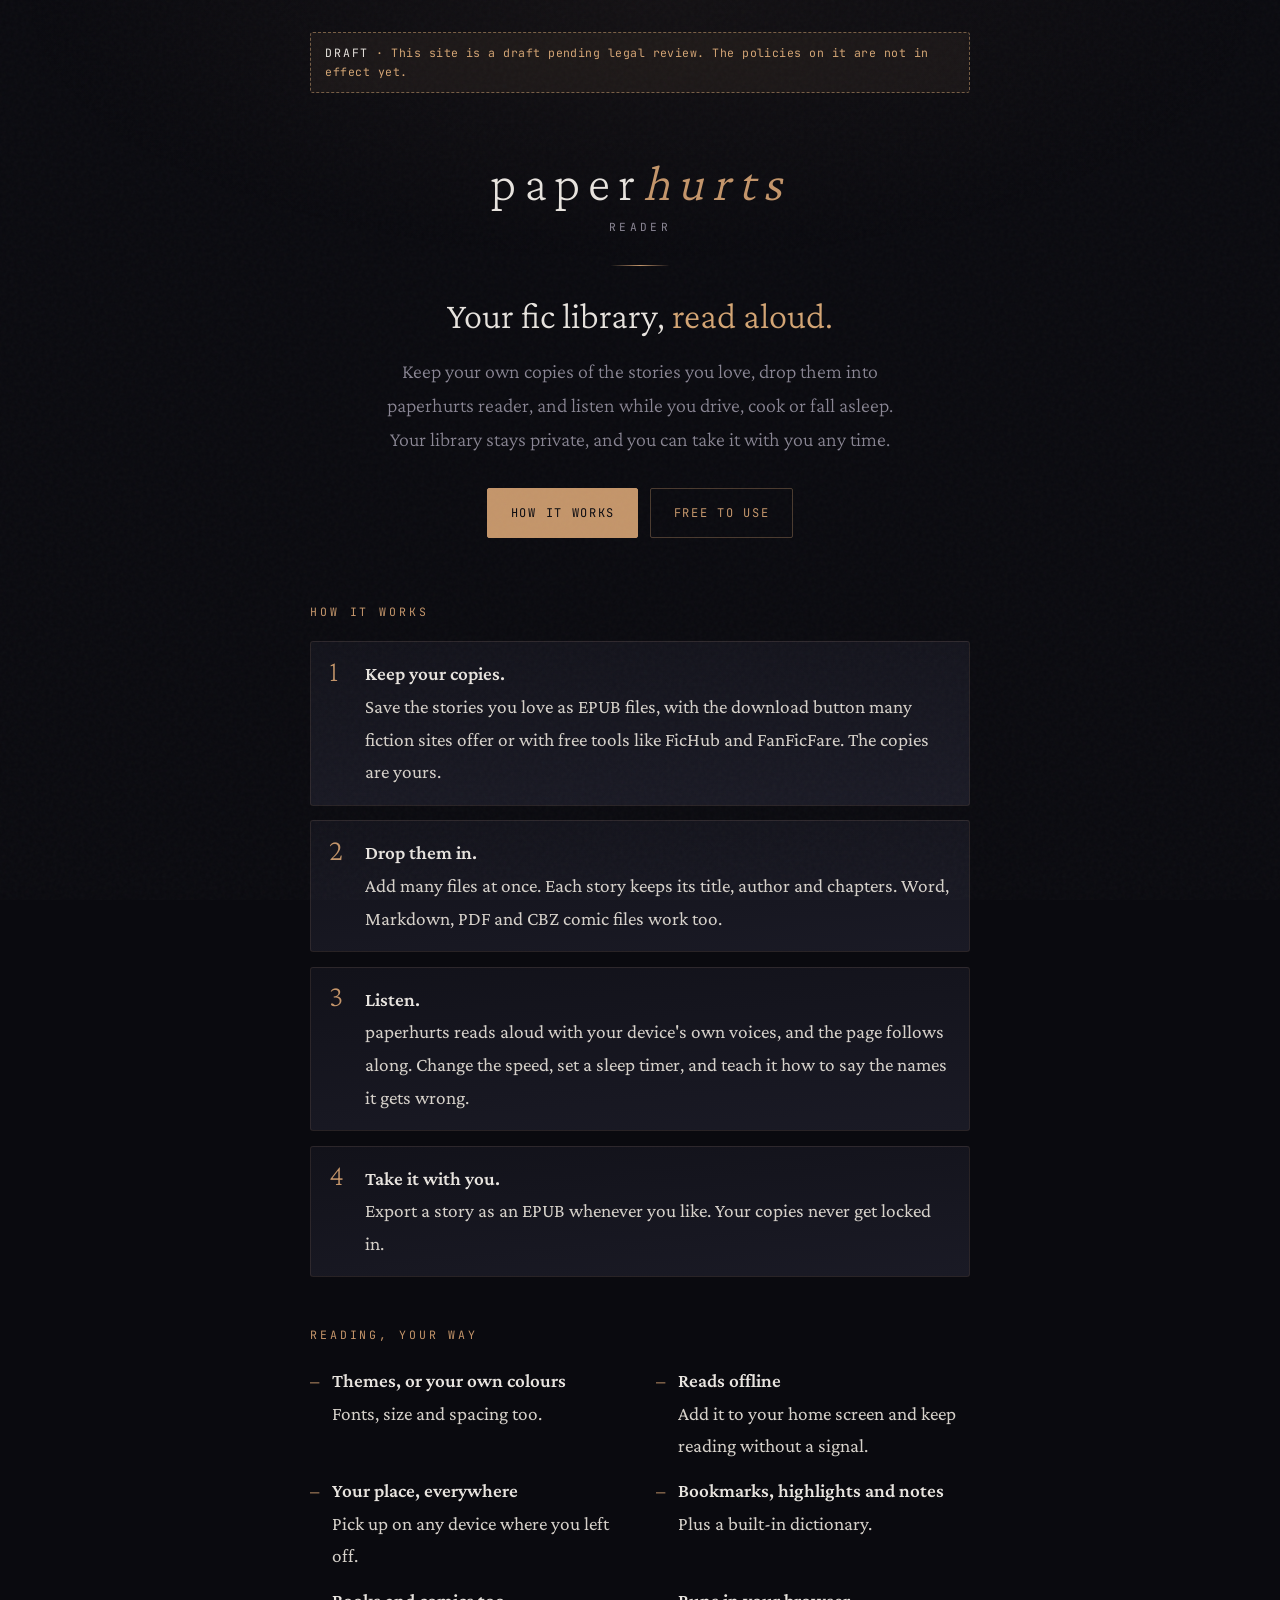
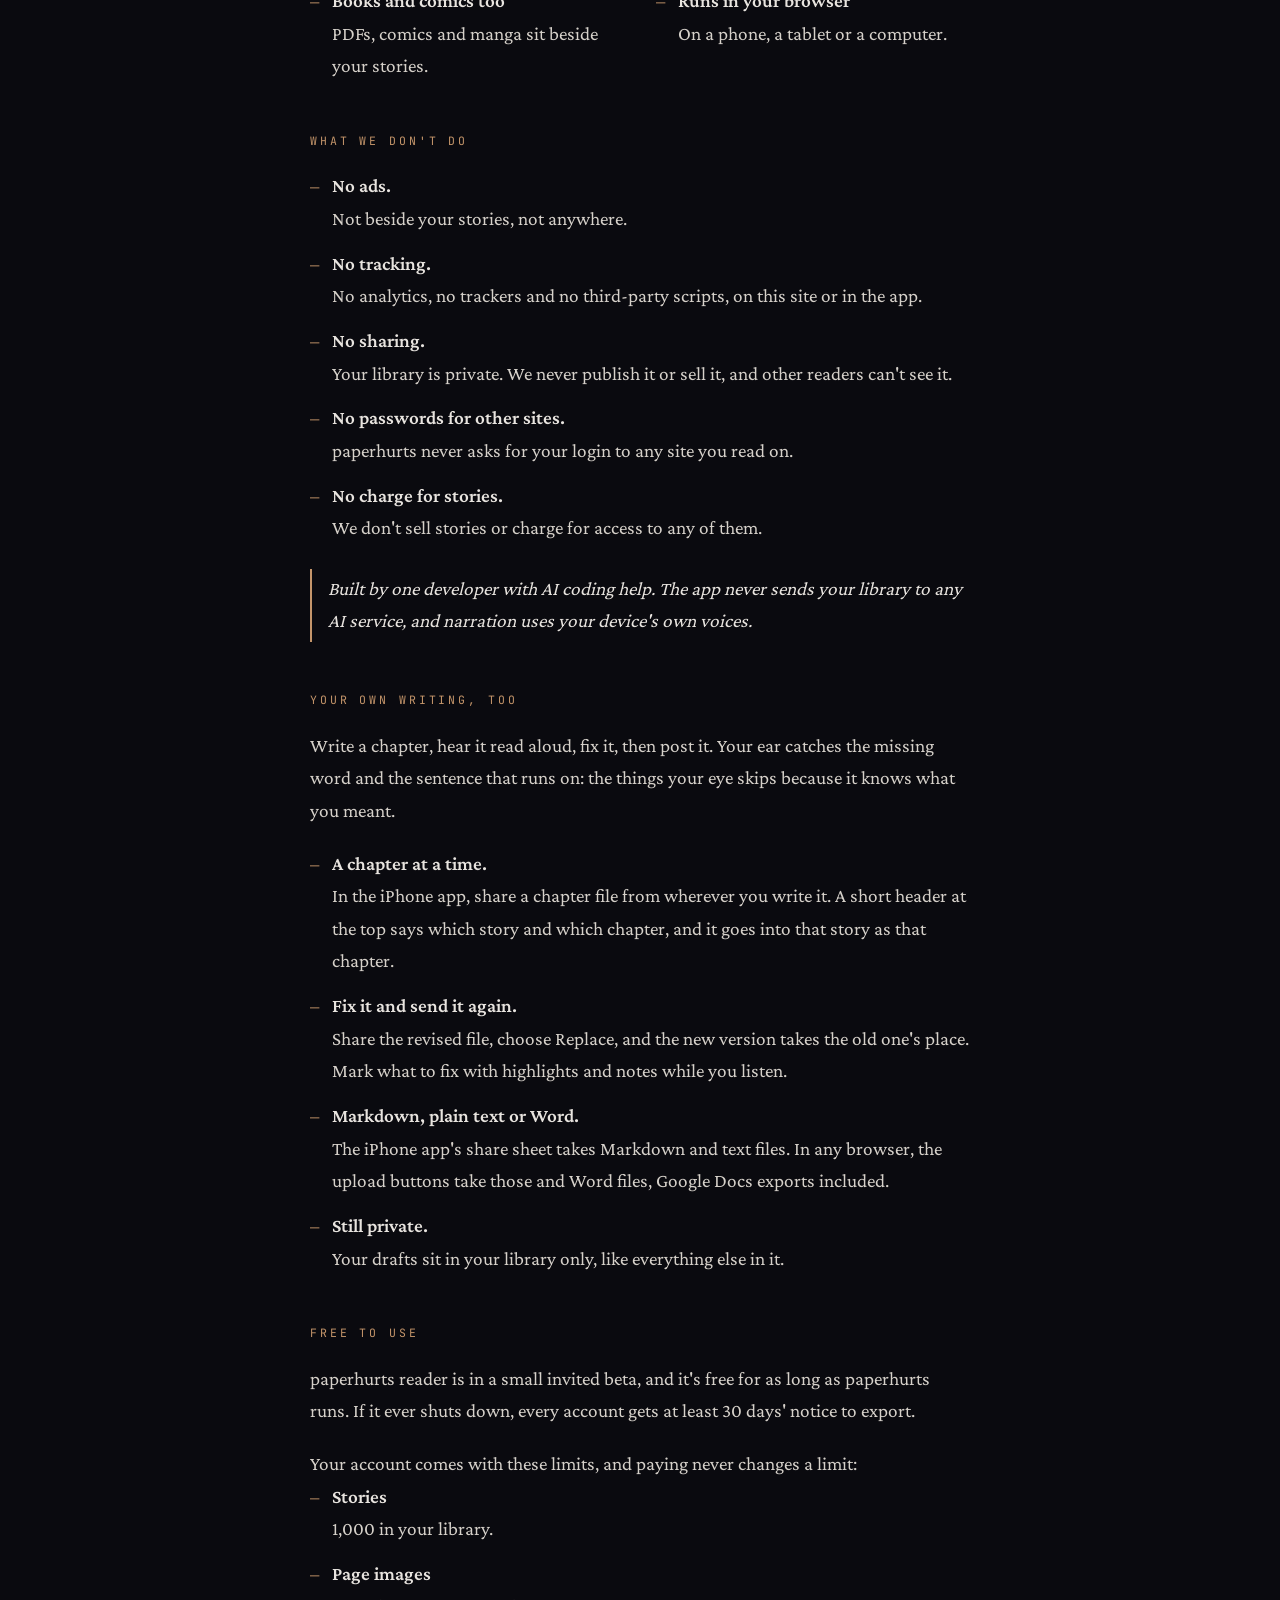
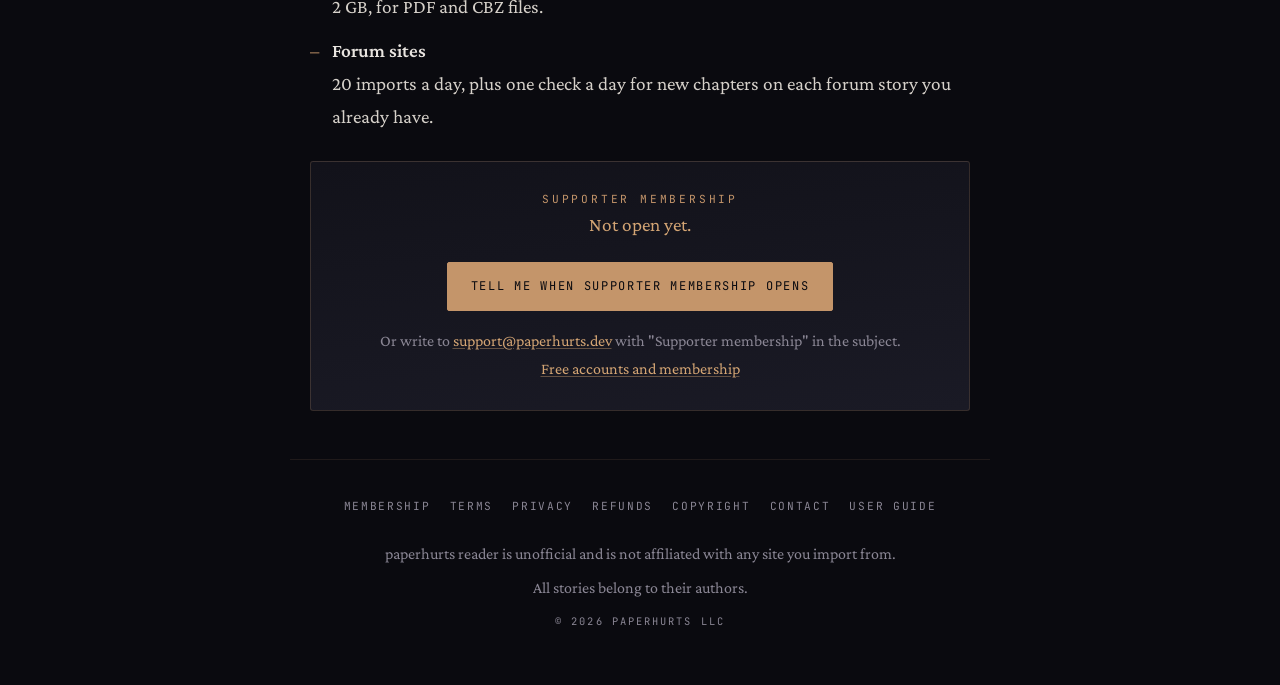
<file: index.html>
<!DOCTYPE html>
<html lang="en">
<head>
<meta charset="UTF-8">
<meta name="viewport" content="width=device-width, initial-scale=1.0">
<meta name="robots" content="noarchive">
<meta name="description" content="paperhurts reader: keep your own copies of the stories you love, drop them in, and have them read aloud with your device's own voices. Private, exportable, no ads, no tracking.">
<title>paperhurts reader · your fic library, read aloud</title>
<link href="./index_files/fonts.css" rel="stylesheet">
<link href="./assets/site.css" rel="stylesheet">
</head>
<body>
<div class="ambient"></div>

<main class="wrap">
  <p class="draft-banner"><strong>Draft</strong> · This site is a draft pending legal review. The policies on it are not in effect yet.</p>

  <header class="hero">
    <div class="wordmark-lg">paper<span>hurts</span></div>
    <p class="product">reader</p>
    <hr class="rule">
    <h1 class="pitch">Your fic library, <em>read aloud.</em></h1>
    <p class="lede">Keep your own copies of the stories you love, drop them into paperhurts reader, and listen while you drive, cook or fall asleep. Your library stays private, and you can take it with you any time.</p>
    <div class="cta-row">
      <a class="btn btn-solid" href="#how">How it works</a>
      <a class="btn" href="#free">Free to use</a>
    </div>
  </header>

  <section class="section" id="how">
    <h2>How it works</h2>
    <ol class="steps">
      <li><strong>Keep your copies.</strong> Save the stories you love as EPUB files, with the download button many fiction sites offer or with free tools like FicHub and FanFicFare. The copies are yours.</li>
      <li><strong>Drop them in.</strong> Add many files at once. Each story keeps its title, author and chapters. Word, Markdown, PDF and CBZ comic files work too.</li>
      <li><strong>Listen.</strong> paperhurts reads aloud with your device's own voices, and the page follows along. Change the speed, set a sleep timer, and teach it how to say the names it gets wrong.</li>
      <li><strong>Take it with you.</strong> Export a story as an EPUB whenever you like. Your copies never get locked in.</li>
    </ol>
  </section>

  <section class="section">
    <h2>Reading, your way</h2>
    <ul class="points two-col">
      <li><strong>Themes, or your own colours</strong> Fonts, size and spacing too.</li>
      <li><strong>Reads offline</strong> Add it to your home screen and keep reading without a signal.</li>
      <li><strong>Your place, everywhere</strong> Pick up on any device where you left off.</li>
      <li><strong>Bookmarks, highlights and notes</strong> Plus a built-in dictionary.</li>
      <li><strong>Books and comics too</strong> PDFs, comics and manga sit beside your stories.</li>
      <li><strong>Runs in your browser</strong> On a phone, a tablet or a computer.</li>
    </ul>
  </section>

  <section class="section">
    <h2>What we don't do</h2>
    <ul class="points">
      <li><strong>No ads.</strong> Not beside your stories, not anywhere.</li>
      <li><strong>No tracking.</strong> No analytics, no trackers and no third-party scripts, on this site or in the app.</li>
      <li><strong>No sharing.</strong> Your library is private. We never publish it or sell it, and other readers can't see it.</li>
      <li><strong>No passwords for other sites.</strong> paperhurts never asks for your login to any site you read on.</li>
      <li><strong>No charge for stories.</strong> We don't sell stories or charge for access to any of them.</li>
    </ul>
    <p class="ai-line">Built by one developer with AI coding help. The app never sends your library to any AI service, and narration uses your device's own voices.</p>
  </section>

  <section class="section" id="writing">
    <h2>Your own writing, too</h2>
    <p class="intro">Write a chapter, hear it read aloud, fix it, then post it. Your ear catches the missing word and the sentence that runs on: the things your eye skips because it knows what you meant.</p>
    <ul class="points">
      <li><strong>A chapter at a time.</strong> In the iPhone app, share a chapter file from wherever you write it. A short header at the top says which story and which chapter, and it goes into that story as that chapter.</li>
      <li><strong>Fix it and send it again.</strong> Share the revised file, choose Replace, and the new version takes the old one's place. Mark what to fix with highlights and notes while you listen.</li>
      <li><strong>Markdown, plain text or Word.</strong> The iPhone app's share sheet takes Markdown and text files. In any browser, the upload buttons take those and Word files, Google Docs exports included.</li>
      <li><strong>Still private.</strong> Your drafts sit in your library only, like everything else in it.</li>
    </ul>
  </section>

  <section class="section" id="free">
    <h2>Free to use</h2>
    <p class="intro">paperhurts reader is in a small invited beta, and it's free for as long as paperhurts runs. If it ever shuts down, every account gets at least 30 days' notice to export.</p>
    <p>Your account comes with these limits, and paying never changes a limit:</p>
    <ul class="points">
      <li><strong>Stories</strong> 1,000 in your library.</li>
      <li><strong>Page images</strong> 2 GB, for PDF and CBZ files.</li>
      <li><strong>Forum sites</strong> 20 imports a day, plus one check a day for new chapters on each forum story you already have.</li>
    </ul>
    <div class="pricing">
      <p class="label">Supporter membership</p>
      <p class="price-note">Not open yet.</p>
      <a class="btn btn-solid" href="mailto:support@paperhurts.dev?subject=Supporter%20membership">Tell me when supporter membership opens</a>
      <p class="fine">Or write to <a href="mailto:support@paperhurts.dev?subject=Supporter%20membership">support@paperhurts.dev</a> with "Supporter membership" in the subject.<br><a href="membership/">Free accounts and membership</a></p>
    </div>
  </section>
</main>

<footer class="site-footer">
  <nav aria-label="Site">
    <a href="membership/">Membership</a>
    <a href="terms/">Terms</a>
    <a href="privacy/">Privacy</a>
    <a href="refunds/">Refunds</a>
    <a href="copyright/">Copyright</a>
    <a href="contact/">Contact</a>
    <a href="guide/">User guide</a>
  </nav>
  <p>paperhurts reader is unofficial and is not affiliated with any site you import from.</p>
  <p>All stories belong to their authors.</p>
  <p class="copy">© 2026 paperhurts LLC</p>
</footer>
</body>
</html>
</file>
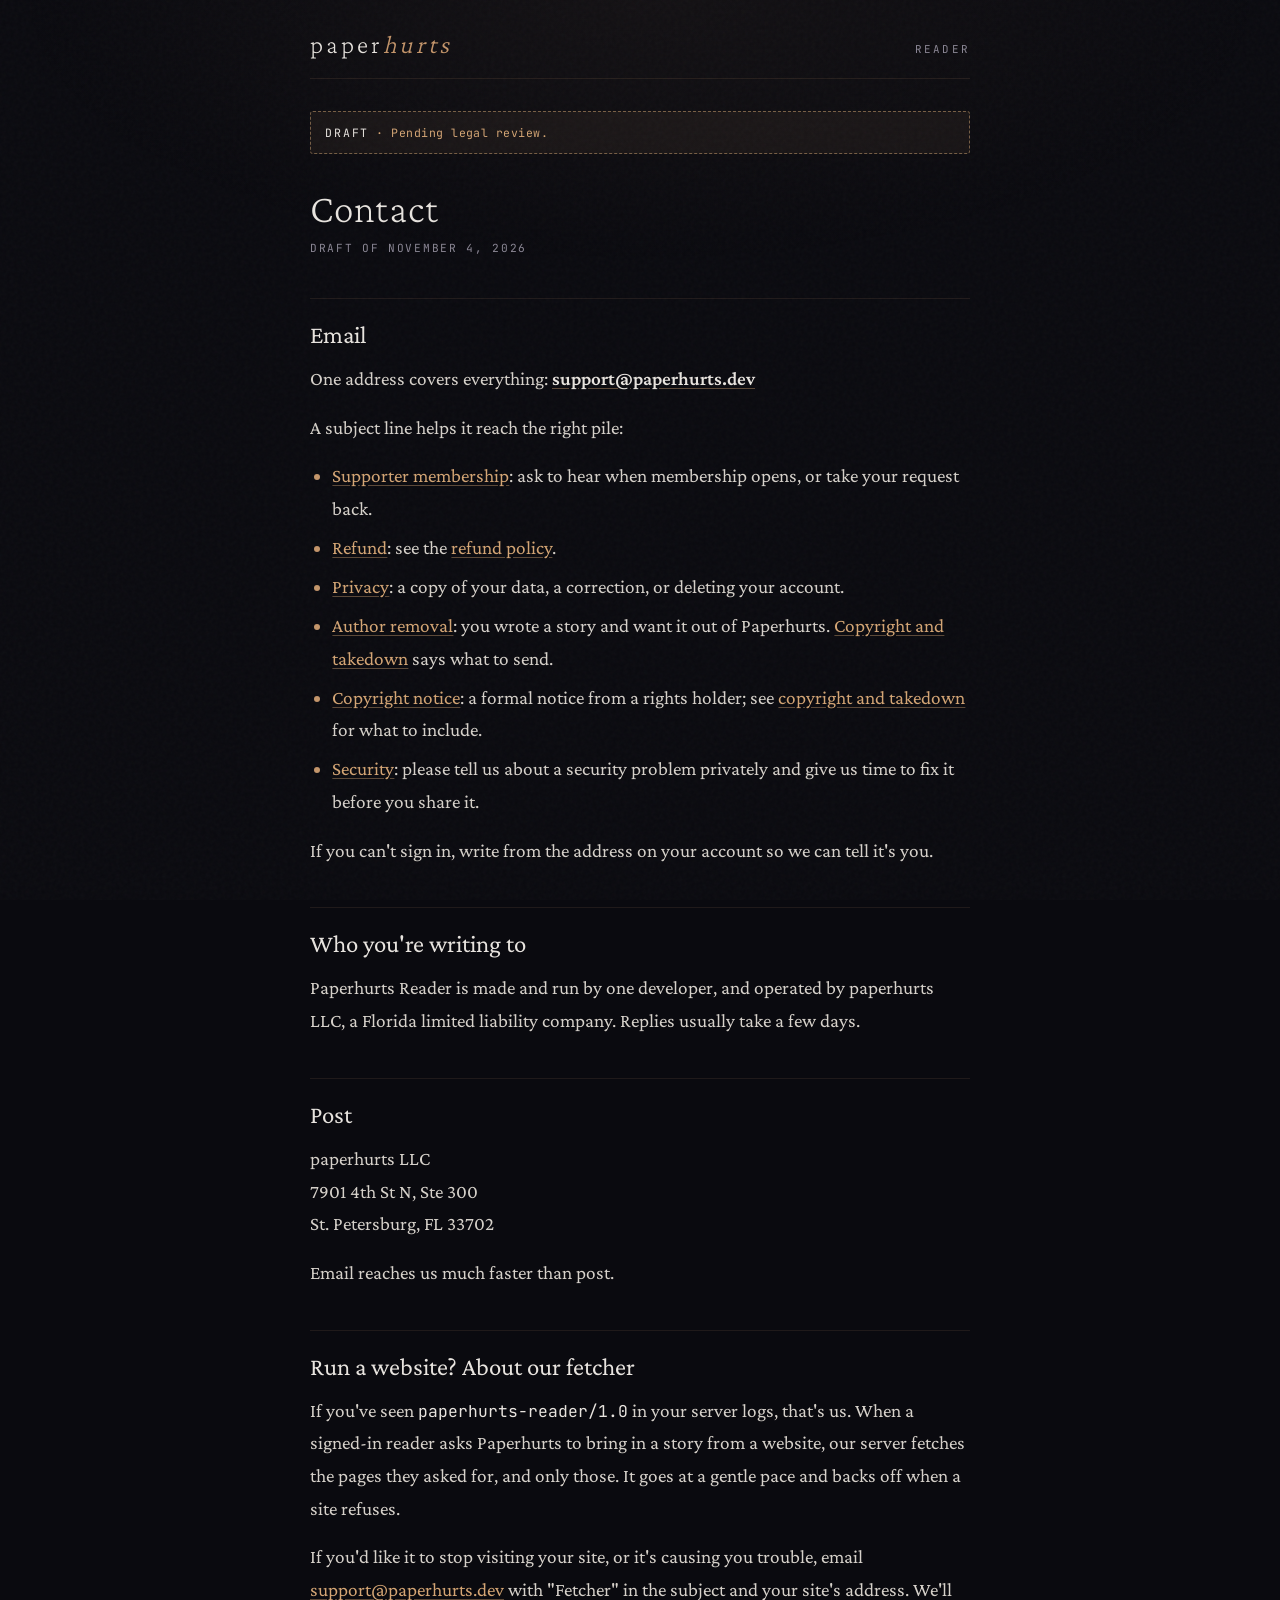
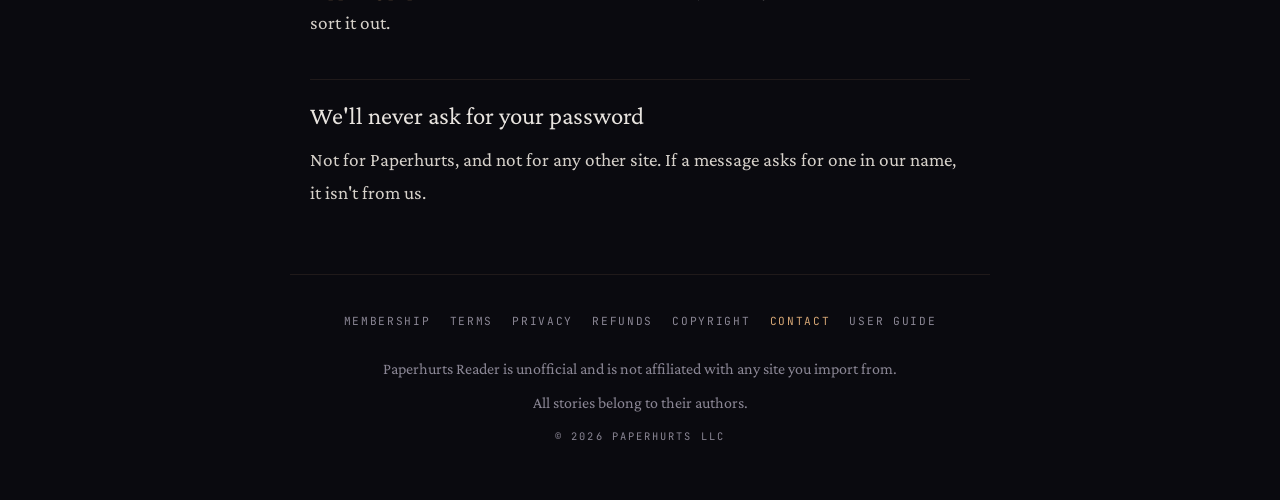
<file: contact/index.html>
<!DOCTYPE html>
<html lang="en">
<head>
<meta charset="UTF-8">
<meta name="viewport" content="width=device-width, initial-scale=1.0">
<meta name="robots" content="noarchive">
<meta name="description" content="How to contact Paperhurts Reader: one email address for questions, membership, refunds, privacy requests, copyright notices and security reports.">
<title>Contact · Paperhurts Reader</title>
<link href="../index_files/fonts.css" rel="stylesheet">
<link href="../assets/site.css" rel="stylesheet">
</head>
<body>
<div class="ambient"></div>

<main class="wrap">
  <header class="site-header">
    <a class="wordmark" href="../">paper<span>hurts</span></a>
    <span class="tag">Reader</span>
  </header>

  <p class="draft-banner"><strong>Draft</strong> · Pending legal review.</p>

  <article class="doc">
    <h1>Contact</h1>
    <p class="updated">Draft of November 4, 2026</p>

    <h2>Email</h2>
    <p>One address covers everything: <a href="mailto:support@paperhurts.dev"><strong>support@paperhurts.dev</strong></a></p>
    <p>A subject line helps it reach the right pile:</p>
    <ul>
      <li><a href="mailto:support@paperhurts.dev?subject=Supporter%20membership">Supporter membership</a>: ask to hear when membership opens, or take your request back.</li>
      <li><a href="mailto:support@paperhurts.dev?subject=Refund">Refund</a>: see the <a href="../refunds/">refund policy</a>.</li>
      <li><a href="mailto:support@paperhurts.dev?subject=Privacy">Privacy</a>: a copy of your data, a correction, or deleting your account.</li>
      <li><a href="mailto:support@paperhurts.dev?subject=Author%20removal">Author removal</a>: you wrote a story and want it out of Paperhurts. <a href="../copyright/#authors">Copyright and takedown</a> says what to send.</li>
      <li><a href="mailto:support@paperhurts.dev?subject=Copyright%20notice">Copyright notice</a>: a formal notice from a rights holder; see <a href="../copyright/#notice">copyright and takedown</a> for what to include.</li>
      <li><a href="mailto:support@paperhurts.dev?subject=Security">Security</a>: please tell us about a security problem privately and give us time to fix it before you share it.</li>
    </ul>
    <p>If you can't sign in, write from the address on your account so we can tell it's you.</p>

    <h2>Who you're writing to</h2>
    <p>Paperhurts Reader is made and run by one developer, and operated by paperhurts LLC, a Florida limited liability company. Replies usually take a few days.</p>

    <h2>Post</h2>
    <p>paperhurts LLC<br>7901 4th St N, Ste 300<br>St. Petersburg, FL 33702</p>
    <p>Email reaches us much faster than post.</p>

    <h2 id="fetcher">Run a website? About our fetcher</h2>
    <p>If you've seen <code>paperhurts-reader/1.0</code> in your server logs, that's us. When a signed-in reader asks Paperhurts to bring in a story from a website, our server fetches the pages they asked for, and only those. It goes at a gentle pace and backs off when a site refuses.</p>
    <p>If you'd like it to stop visiting your site, or it's causing you trouble, email <a href="mailto:support@paperhurts.dev?subject=Fetcher">support@paperhurts.dev</a> with "Fetcher" in the subject and your site's address. We'll sort it out.</p>

    <h2>We'll never ask for your password</h2>
    <p>Not for Paperhurts, and not for any other site. If a message asks for one in our name, it isn't from us.</p>
  </article>
</main>

<footer class="site-footer">
  <nav aria-label="Site">
    <a href="../membership/">Membership</a>
    <a href="../terms/">Terms</a>
    <a href="../privacy/">Privacy</a>
    <a href="../refunds/">Refunds</a>
    <a href="../copyright/">Copyright</a>
    <a href="../contact/" aria-current="page">Contact</a>
    <a href="../guide/">User guide</a>
  </nav>
  <p>Paperhurts Reader is unofficial and is not affiliated with any site you import from.</p>
  <p>All stories belong to their authors.</p>
  <p class="copy">© 2026 paperhurts LLC</p>
</footer>
</body>
</html>
</file>
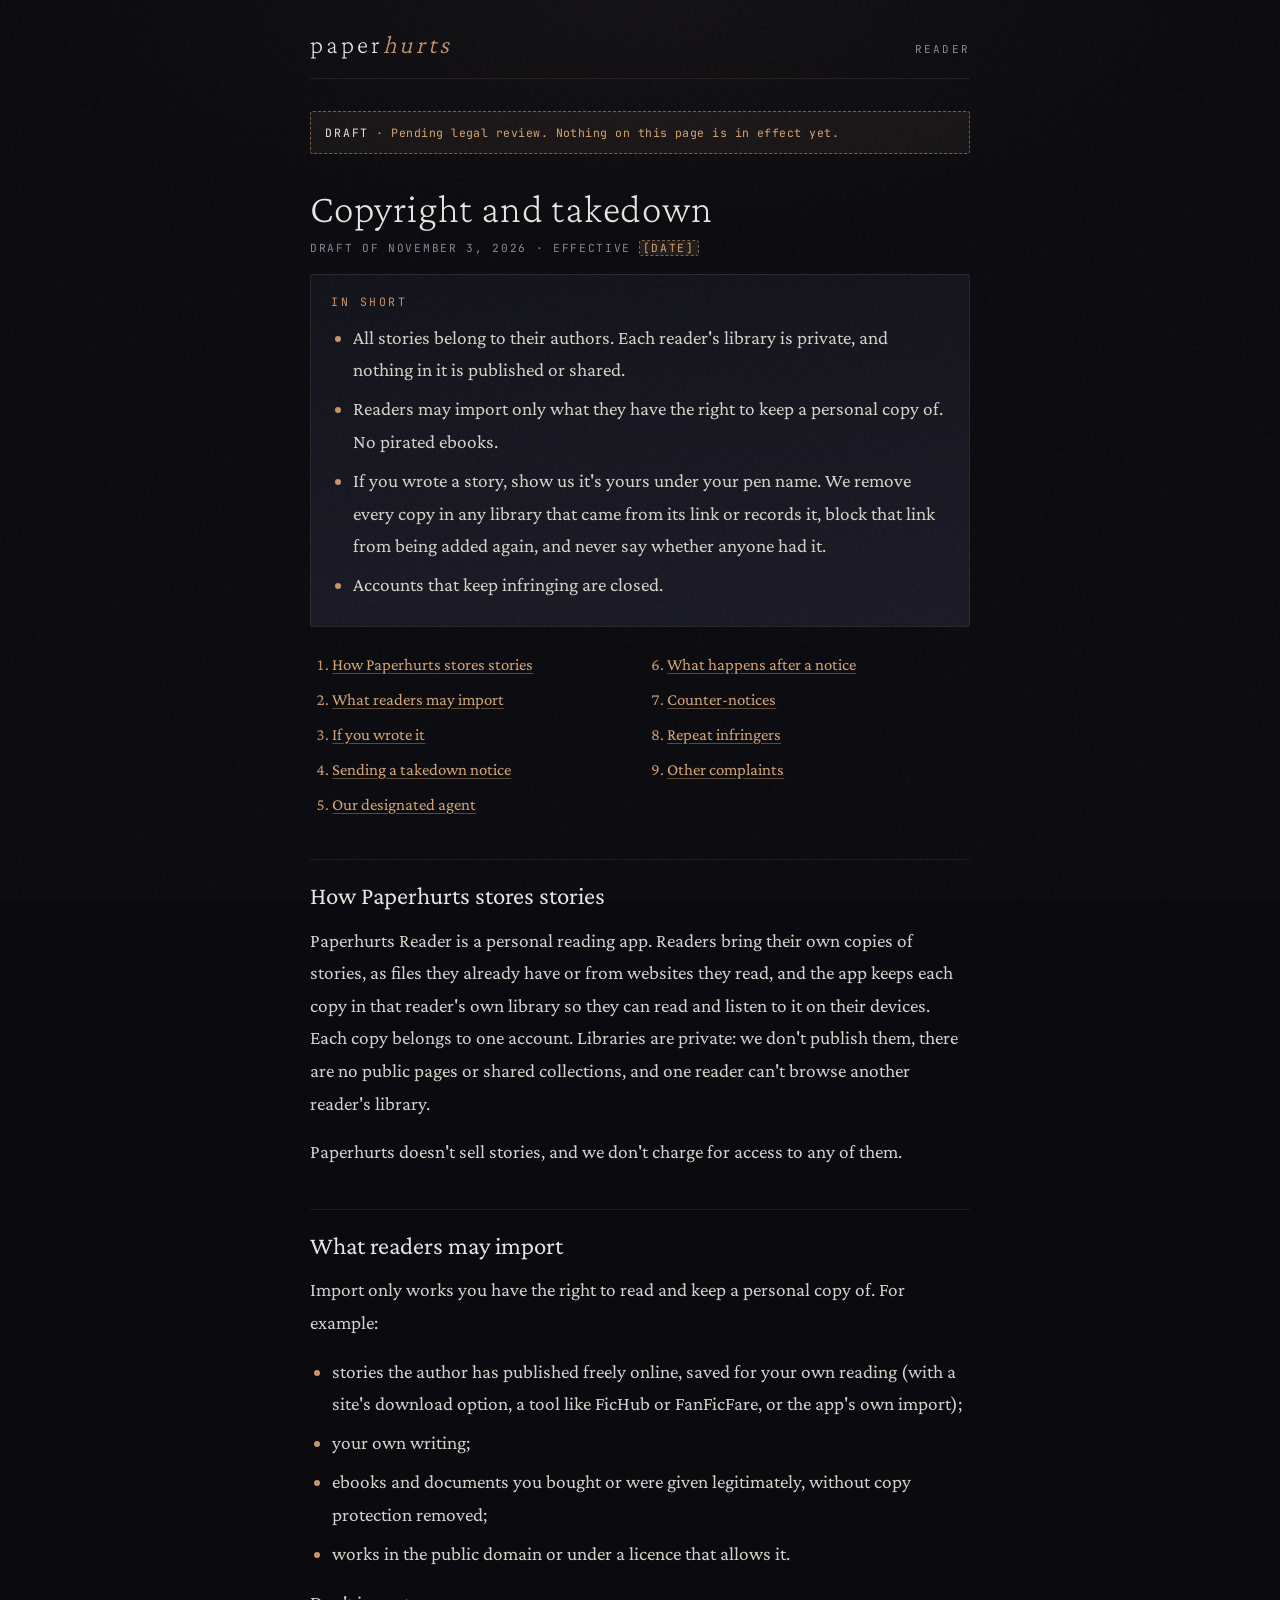
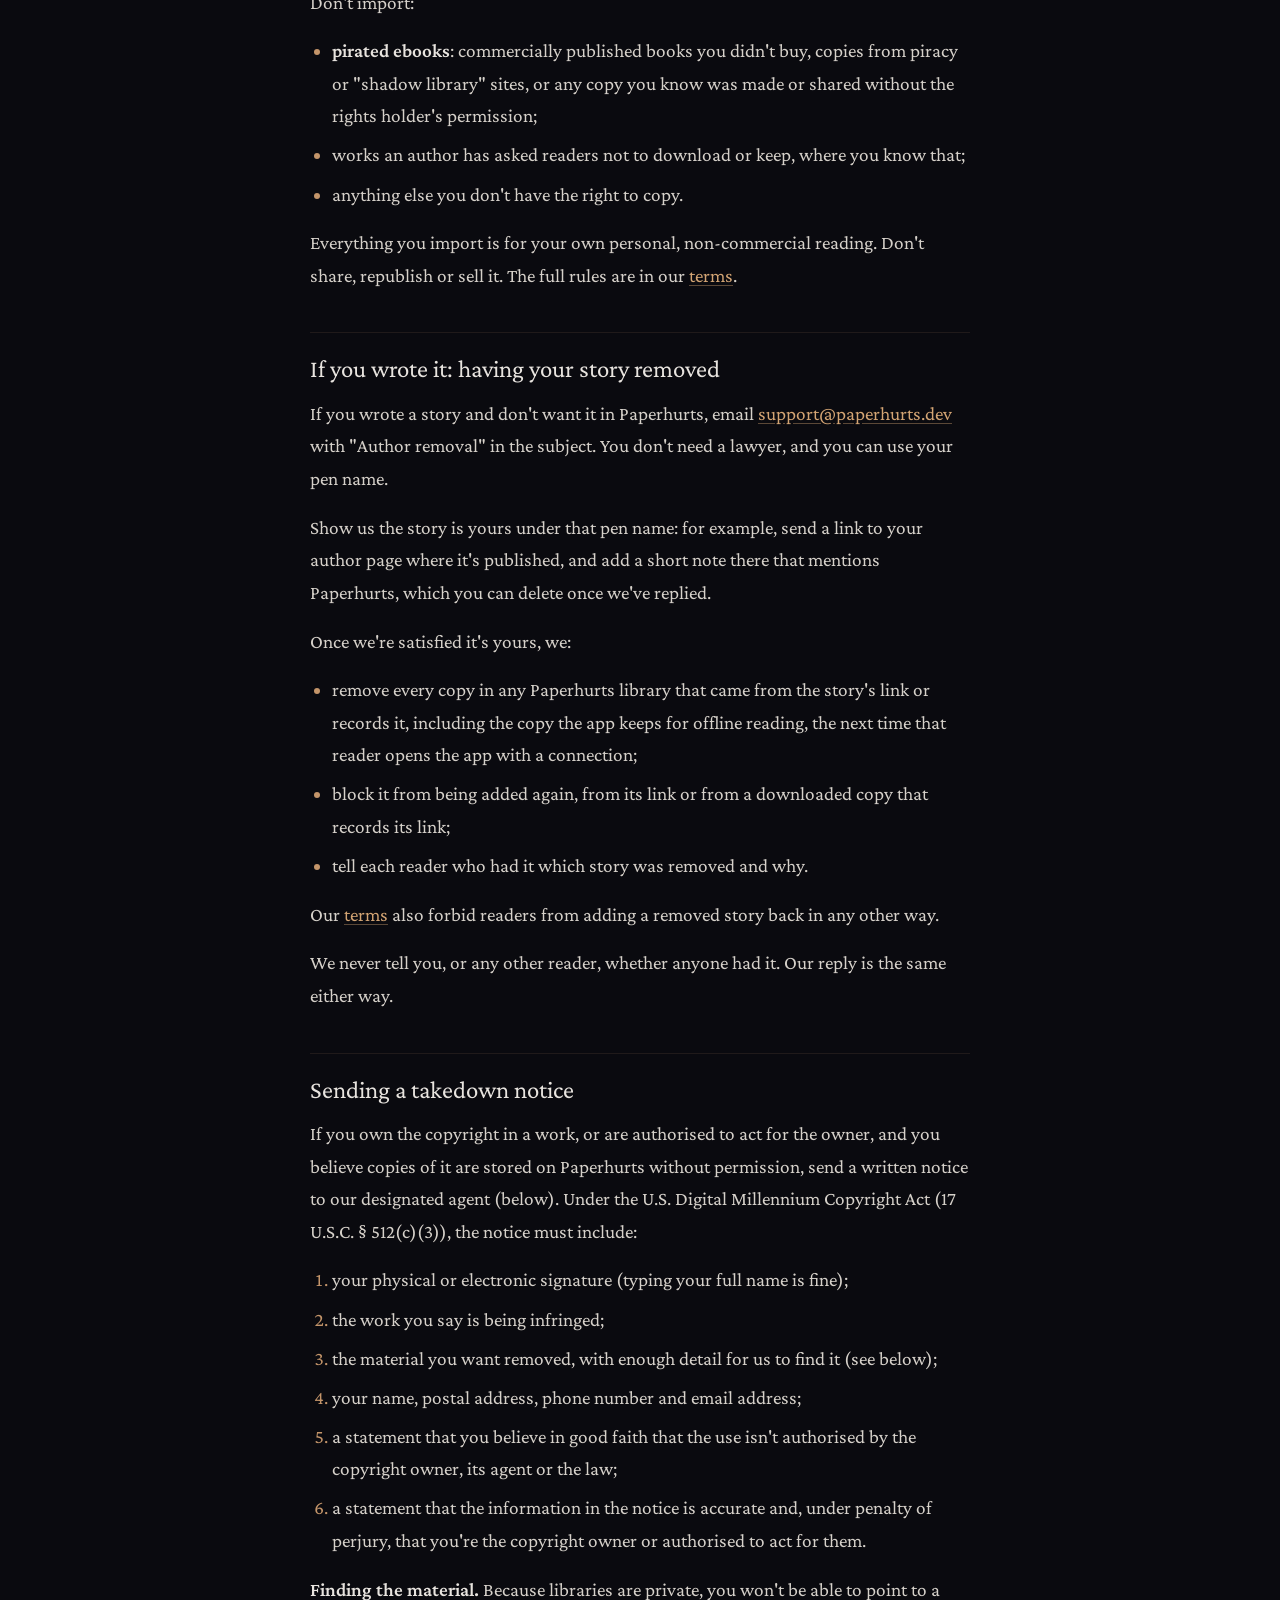
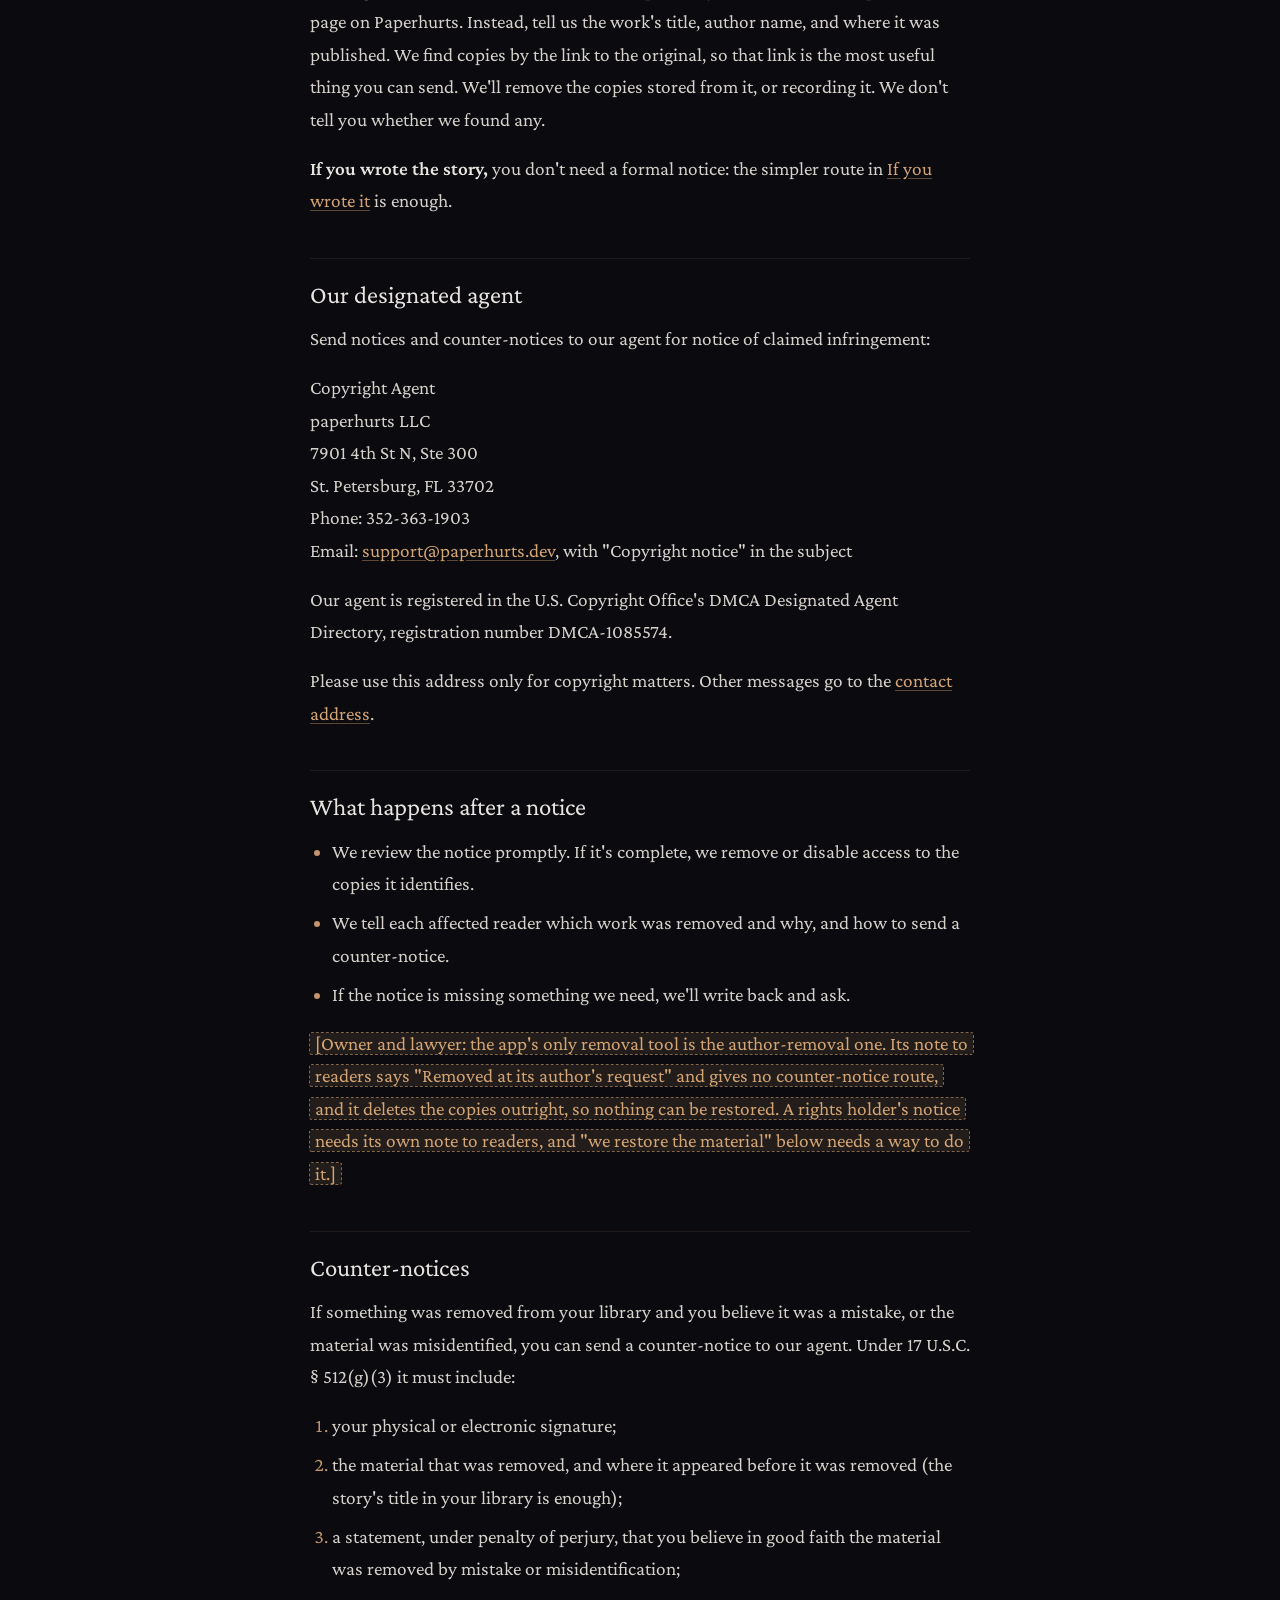
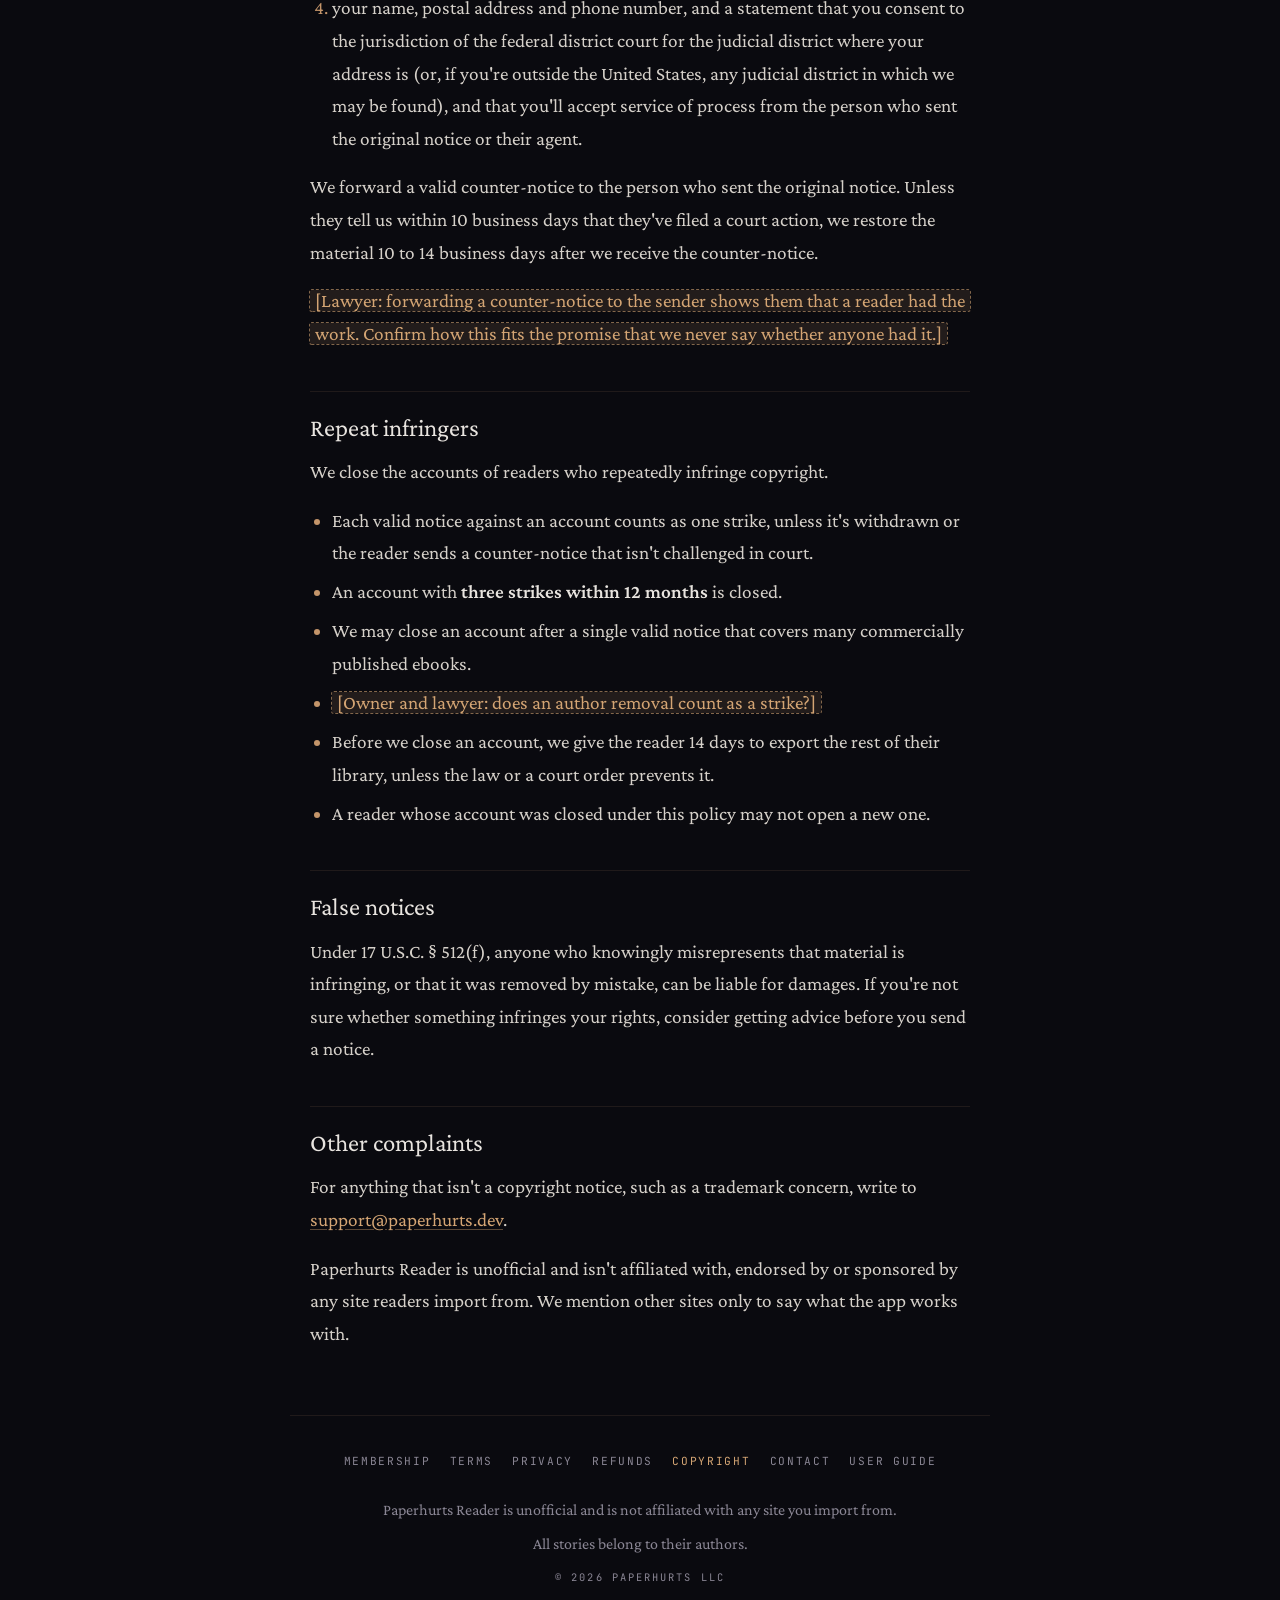
<file: copyright/index.html>
<!DOCTYPE html>
<html lang="en">
<head>
<meta charset="UTF-8">
<meta name="viewport" content="width=device-width, initial-scale=1.0">
<meta name="robots" content="noarchive">
<meta name="description" content="Copyright and takedown at Paperhurts Reader: what readers may import, how authors have a story removed, how to send a DMCA notice or counter-notice, our designated agent, and our repeat-infringer policy.">
<title>Copyright and takedown · Paperhurts Reader</title>
<link href="../index_files/fonts.css" rel="stylesheet">
<link href="../assets/site.css" rel="stylesheet">
</head>
<body>
<div class="ambient"></div>

<main class="wrap">
  <header class="site-header">
    <a class="wordmark" href="../">paper<span>hurts</span></a>
    <span class="tag">Reader</span>
  </header>

  <p class="draft-banner"><strong>Draft</strong> · Pending legal review. Nothing on this page is in effect yet.</p>

  <article class="doc">
    <h1>Copyright and takedown</h1>
    <p class="updated">Draft of November 3, 2026 · Effective <span class="ph">[date]</span></p>

    <div class="summary">
      <h2>In short</h2>
      <ul>
        <li>All stories belong to their authors. Each reader's library is private, and nothing in it is published or shared.</li>
        <li>Readers may import only what they have the right to keep a personal copy of. No pirated ebooks.</li>
        <li>If you wrote a story, show us it's yours under your pen name. We remove every copy in any library that came from its link or records it, block that link from being added again, and never say whether anyone had it.</li>
        <li>Accounts that keep infringing are closed.</li>
      </ul>
    </div>

    <nav class="toc" aria-label="On this page">
      <ol>
        <li><a href="#how-it-works">How Paperhurts stores stories</a></li>
        <li><a href="#what-you-may-import">What readers may import</a></li>
        <li><a href="#authors">If you wrote it</a></li>
        <li><a href="#notice">Sending a takedown notice</a></li>
        <li><a href="#agent">Our designated agent</a></li>
        <li><a href="#after">What happens after a notice</a></li>
        <li><a href="#counter-notice">Counter-notices</a></li>
        <li><a href="#repeat-infringers">Repeat infringers</a></li>
        <li><a href="#other">Other complaints</a></li>
      </ol>
    </nav>

    <h2 id="how-it-works">How Paperhurts stores stories</h2>
    <p>Paperhurts Reader is a personal reading app. Readers bring their own copies of stories, as files they already have or from websites they read, and the app keeps each copy in that reader's own library so they can read and listen to it on their devices. Each copy belongs to one account. Libraries are private: we don't publish them, there are no public pages or shared collections, and one reader can't browse another reader's library.</p>
    <p>Paperhurts doesn't sell stories, and we don't charge for access to any of them.</p>

    <h2 id="what-you-may-import">What readers may import</h2>
    <p>Import only works you have the right to read and keep a personal copy of. For example:</p>
    <ul>
      <li>stories the author has published freely online, saved for your own reading (with a site's download option, a tool like FicHub or FanFicFare, or the app's own import);</li>
      <li>your own writing;</li>
      <li>ebooks and documents you bought or were given legitimately, without copy protection removed;</li>
      <li>works in the public domain or under a licence that allows it.</li>
    </ul>
    <p>Don't import:</p>
    <ul>
      <li><strong>pirated ebooks</strong>: commercially published books you didn't buy, copies from piracy or "shadow library" sites, or any copy you know was made or shared without the rights holder's permission;</li>
      <li>works an author has asked readers not to download or keep, where you know that;</li>
      <li>anything else you don't have the right to copy.</li>
    </ul>
    <p>Everything you import is for your own personal, non-commercial reading. Don't share, republish or sell it. The full rules are in our <a href="../terms/">terms</a>.</p>

    <h2 id="authors">If you wrote it: having your story removed</h2>
    <p>If you wrote a story and don't want it in Paperhurts, email <a href="mailto:support@paperhurts.dev?subject=Author%20removal">support@paperhurts.dev</a> with "Author removal" in the subject. You don't need a lawyer, and you can use your pen name.</p>
    <p>Show us the story is yours under that pen name: for example, send a link to your author page where it's published, and add a short note there that mentions Paperhurts, which you can delete once we've replied.</p>
    <p>Once we're satisfied it's yours, we:</p>
    <ul>
      <li>remove every copy in any Paperhurts library that came from the story's link or records it, including the copy the app keeps for offline reading, the next time that reader opens the app with a connection;</li>
      <li>block it from being added again, from its link or from a downloaded copy that records its link;</li>
      <li>tell each reader who had it which story was removed and why.</li>
    </ul>
    <p>Our <a href="../terms/#importing">terms</a> also forbid readers from adding a removed story back in any other way.</p>
    <p>We never tell you, or any other reader, whether anyone had it. Our reply is the same either way.</p>

    <h2 id="notice">Sending a takedown notice</h2>
    <p>If you own the copyright in a work, or are authorised to act for the owner, and you believe copies of it are stored on Paperhurts without permission, send a written notice to our designated agent (below). Under the U.S. Digital Millennium Copyright Act (17 U.S.C. § 512(c)(3)), the notice must include:</p>
    <ol>
      <li>your physical or electronic signature (typing your full name is fine);</li>
      <li>the work you say is being infringed;</li>
      <li>the material you want removed, with enough detail for us to find it (see below);</li>
      <li>your name, postal address, phone number and email address;</li>
      <li>a statement that you believe in good faith that the use isn't authorised by the copyright owner, its agent or the law;</li>
      <li>a statement that the information in the notice is accurate and, under penalty of perjury, that you're the copyright owner or authorised to act for them.</li>
    </ol>
    <p><strong>Finding the material.</strong> Because libraries are private, you won't be able to point to a page on Paperhurts. Instead, tell us the work's title, author name, and where it was published. We find copies by the link to the original, so that link is the most useful thing you can send. We'll remove the copies stored from it, or recording it. We don't tell you whether we found any.</p>
    <p><strong>If you wrote the story,</strong> you don't need a formal notice: the simpler route in <a href="#authors">If you wrote it</a> is enough.</p>

    <h2 id="agent">Our designated agent</h2>
    <p>Send notices and counter-notices to our agent for notice of claimed infringement:</p>
    <p>Copyright Agent<br>paperhurts LLC<br>7901 4th St N, Ste 300<br>St. Petersburg, FL 33702<br>Phone: 352-363-1903<br>Email: <a href="mailto:support@paperhurts.dev?subject=Copyright%20notice">support@paperhurts.dev</a>, with "Copyright notice" in the subject</p>
    <p>Our agent is registered in the U.S. Copyright Office's DMCA Designated Agent Directory, registration number DMCA-1085574.</p>
    <p>Please use this address only for copyright matters. Other messages go to the <a href="../contact/">contact address</a>.</p>

    <h2 id="after">What happens after a notice</h2>
    <ul>
      <li>We review the notice promptly. If it's complete, we remove or disable access to the copies it identifies.</li>
      <li>We tell each affected reader which work was removed and why, and how to send a counter-notice.</li>
      <li>If the notice is missing something we need, we'll write back and ask.</li>
    </ul>
    <p><span class="ph">[Owner and lawyer: the app's only removal tool is the author-removal one. Its note to readers says "Removed at its author's request" and gives no counter-notice route, and it deletes the copies outright, so nothing can be restored. A rights holder's notice needs its own note to readers, and "we restore the material" below needs a way to do it.]</span></p>

    <h2 id="counter-notice">Counter-notices</h2>
    <p>If something was removed from your library and you believe it was a mistake, or the material was misidentified, you can send a counter-notice to our agent. Under 17 U.S.C. § 512(g)(3) it must include:</p>
    <ol>
      <li>your physical or electronic signature;</li>
      <li>the material that was removed, and where it appeared before it was removed (the story's title in your library is enough);</li>
      <li>a statement, under penalty of perjury, that you believe in good faith the material was removed by mistake or misidentification;</li>
      <li>your name, postal address and phone number, and a statement that you consent to the jurisdiction of the federal district court for the judicial district where your address is (or, if you're outside the United States, any judicial district in which we may be found), and that you'll accept service of process from the person who sent the original notice or their agent.</li>
    </ol>
    <p>We forward a valid counter-notice to the person who sent the original notice. Unless they tell us within 10 business days that they've filed a court action, we restore the material 10 to 14 business days after we receive the counter-notice.</p>
    <p><span class="ph">[Lawyer: forwarding a counter-notice to the sender shows them that a reader had the work. Confirm how this fits the promise that we never say whether anyone had it.]</span></p>

    <h2 id="repeat-infringers">Repeat infringers</h2>
    <p>We close the accounts of readers who repeatedly infringe copyright.</p>
    <ul>
      <li>Each valid notice against an account counts as one strike, unless it's withdrawn or the reader sends a counter-notice that isn't challenged in court.</li>
      <li>An account with <strong>three strikes within 12 months</strong> is closed.</li>
      <li>We may close an account after a single valid notice that covers many commercially published ebooks.</li>
      <li><span class="ph">[Owner and lawyer: does an author removal count as a strike?]</span></li>
      <li>Before we close an account, we give the reader 14 days to export the rest of their library, unless the law or a court order prevents it.</li>
      <li>A reader whose account was closed under this policy may not open a new one.</li>
    </ul>

    <h2>False notices</h2>
    <p>Under 17 U.S.C. § 512(f), anyone who knowingly misrepresents that material is infringing, or that it was removed by mistake, can be liable for damages. If you're not sure whether something infringes your rights, consider getting advice before you send a notice.</p>

    <h2 id="other">Other complaints</h2>
    <p>For anything that isn't a copyright notice, such as a trademark concern, write to <a href="mailto:support@paperhurts.dev">support@paperhurts.dev</a>.</p>
    <p>Paperhurts Reader is unofficial and isn't affiliated with, endorsed by or sponsored by any site readers import from. We mention other sites only to say what the app works with.</p>
  </article>
</main>

<footer class="site-footer">
  <nav aria-label="Site">
    <a href="../membership/">Membership</a>
    <a href="../terms/">Terms</a>
    <a href="../privacy/">Privacy</a>
    <a href="../refunds/">Refunds</a>
    <a href="../copyright/" aria-current="page">Copyright</a>
    <a href="../contact/">Contact</a>
    <a href="../guide/">User guide</a>
  </nav>
  <p>Paperhurts Reader is unofficial and is not affiliated with any site you import from.</p>
  <p>All stories belong to their authors.</p>
  <p class="copy">© 2026 paperhurts LLC</p>
</footer>
</body>
</html>
</file>
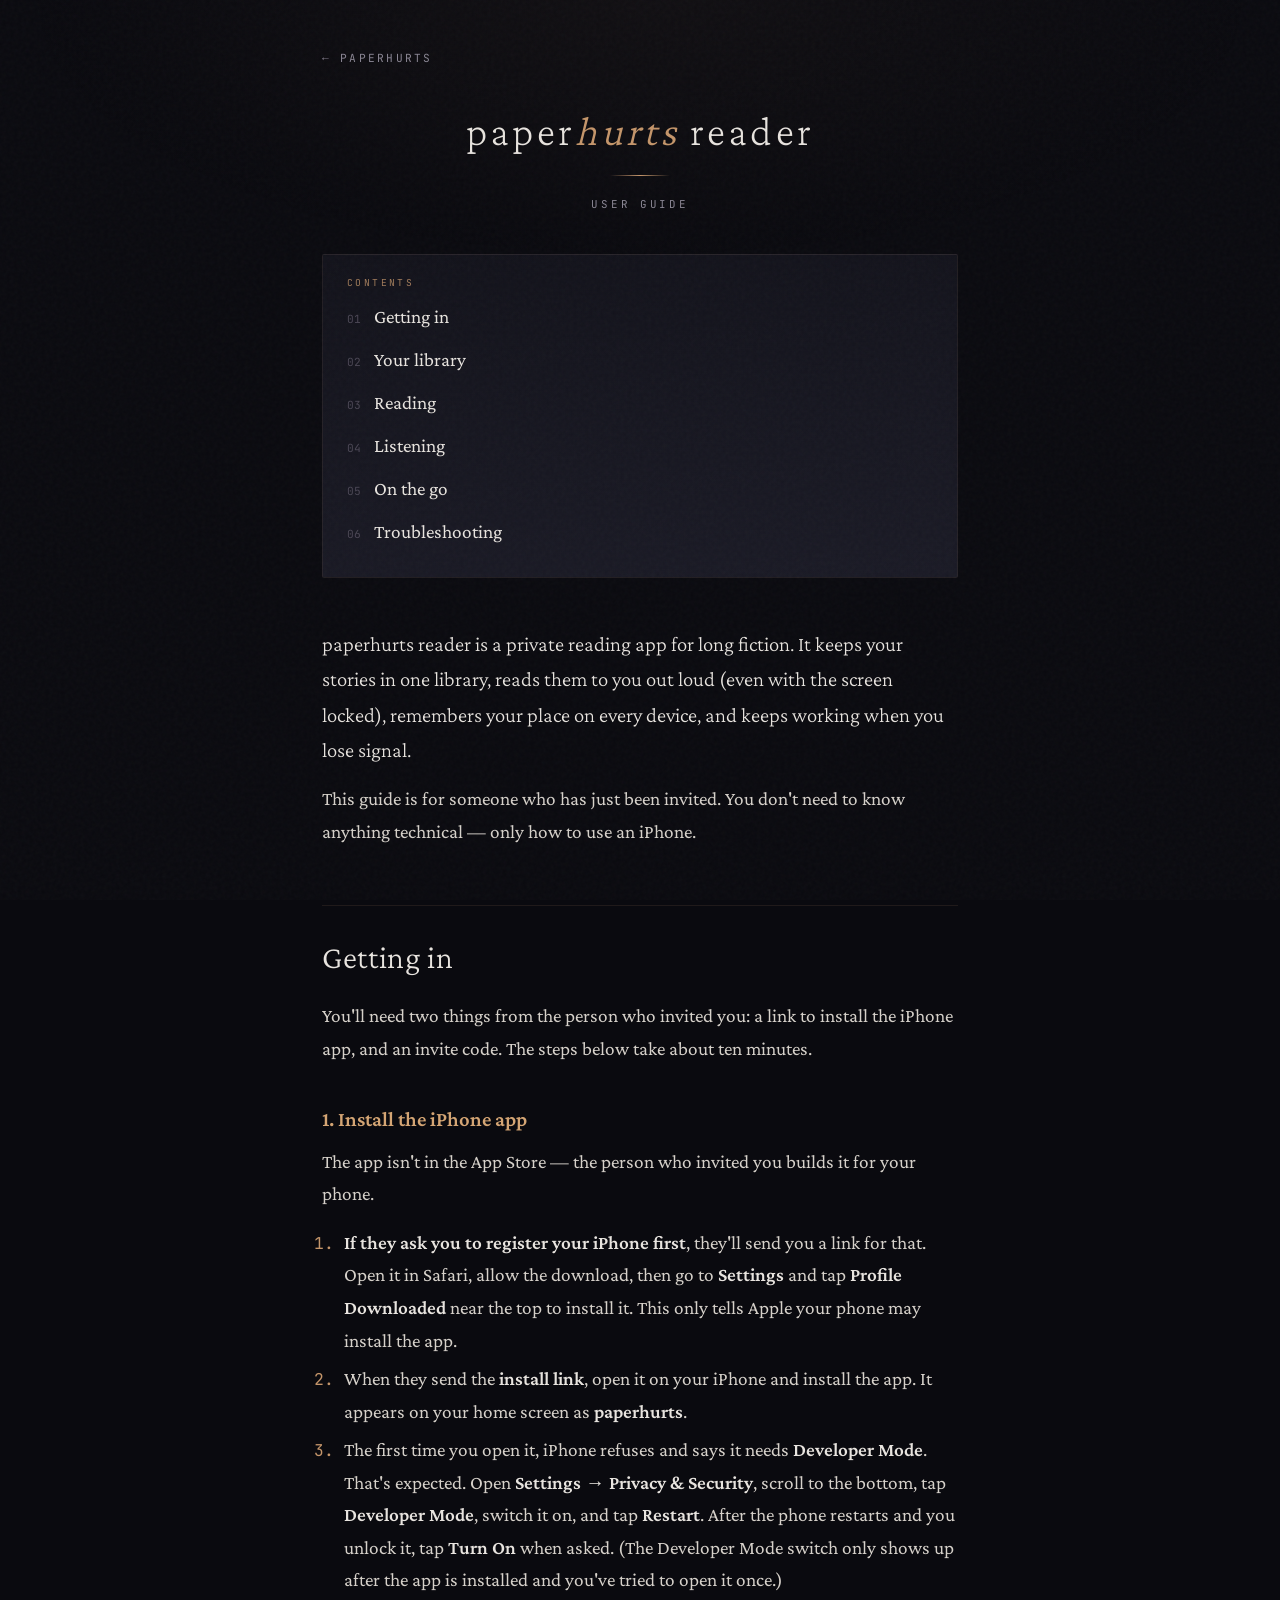
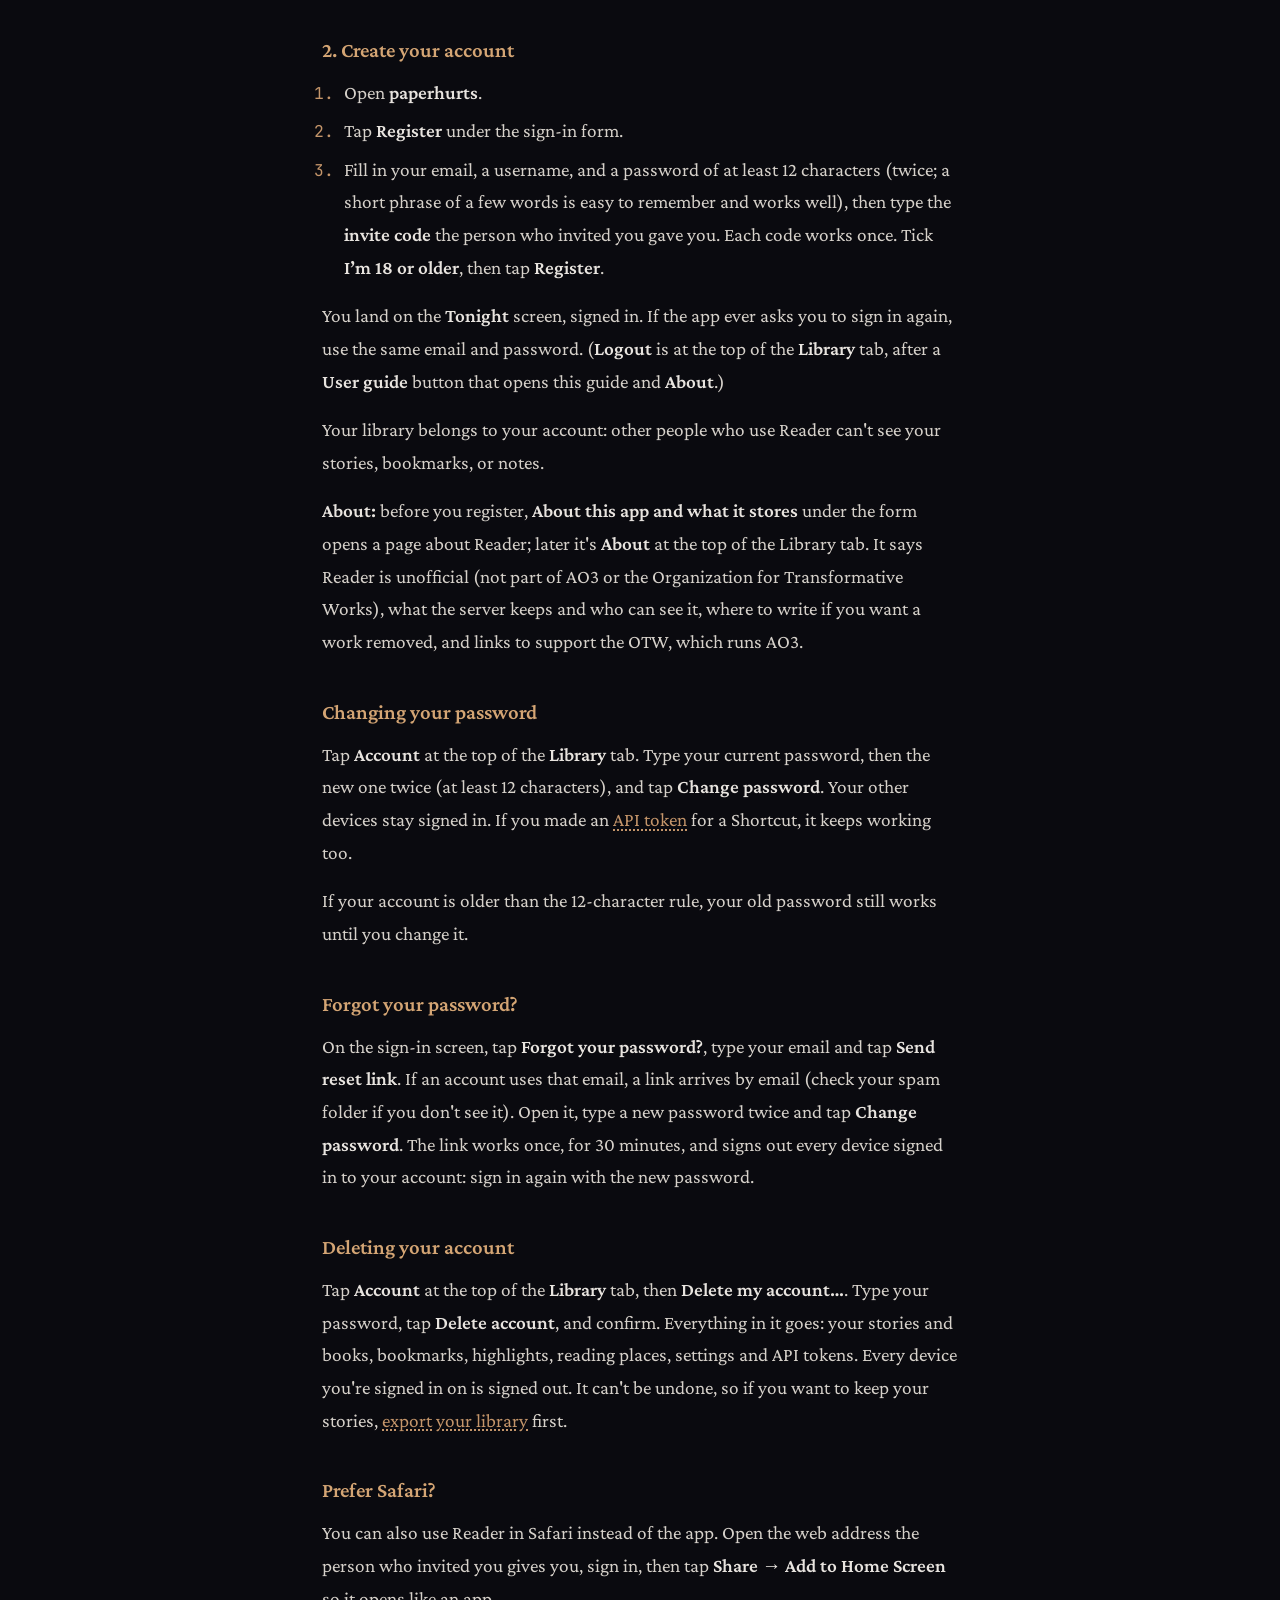
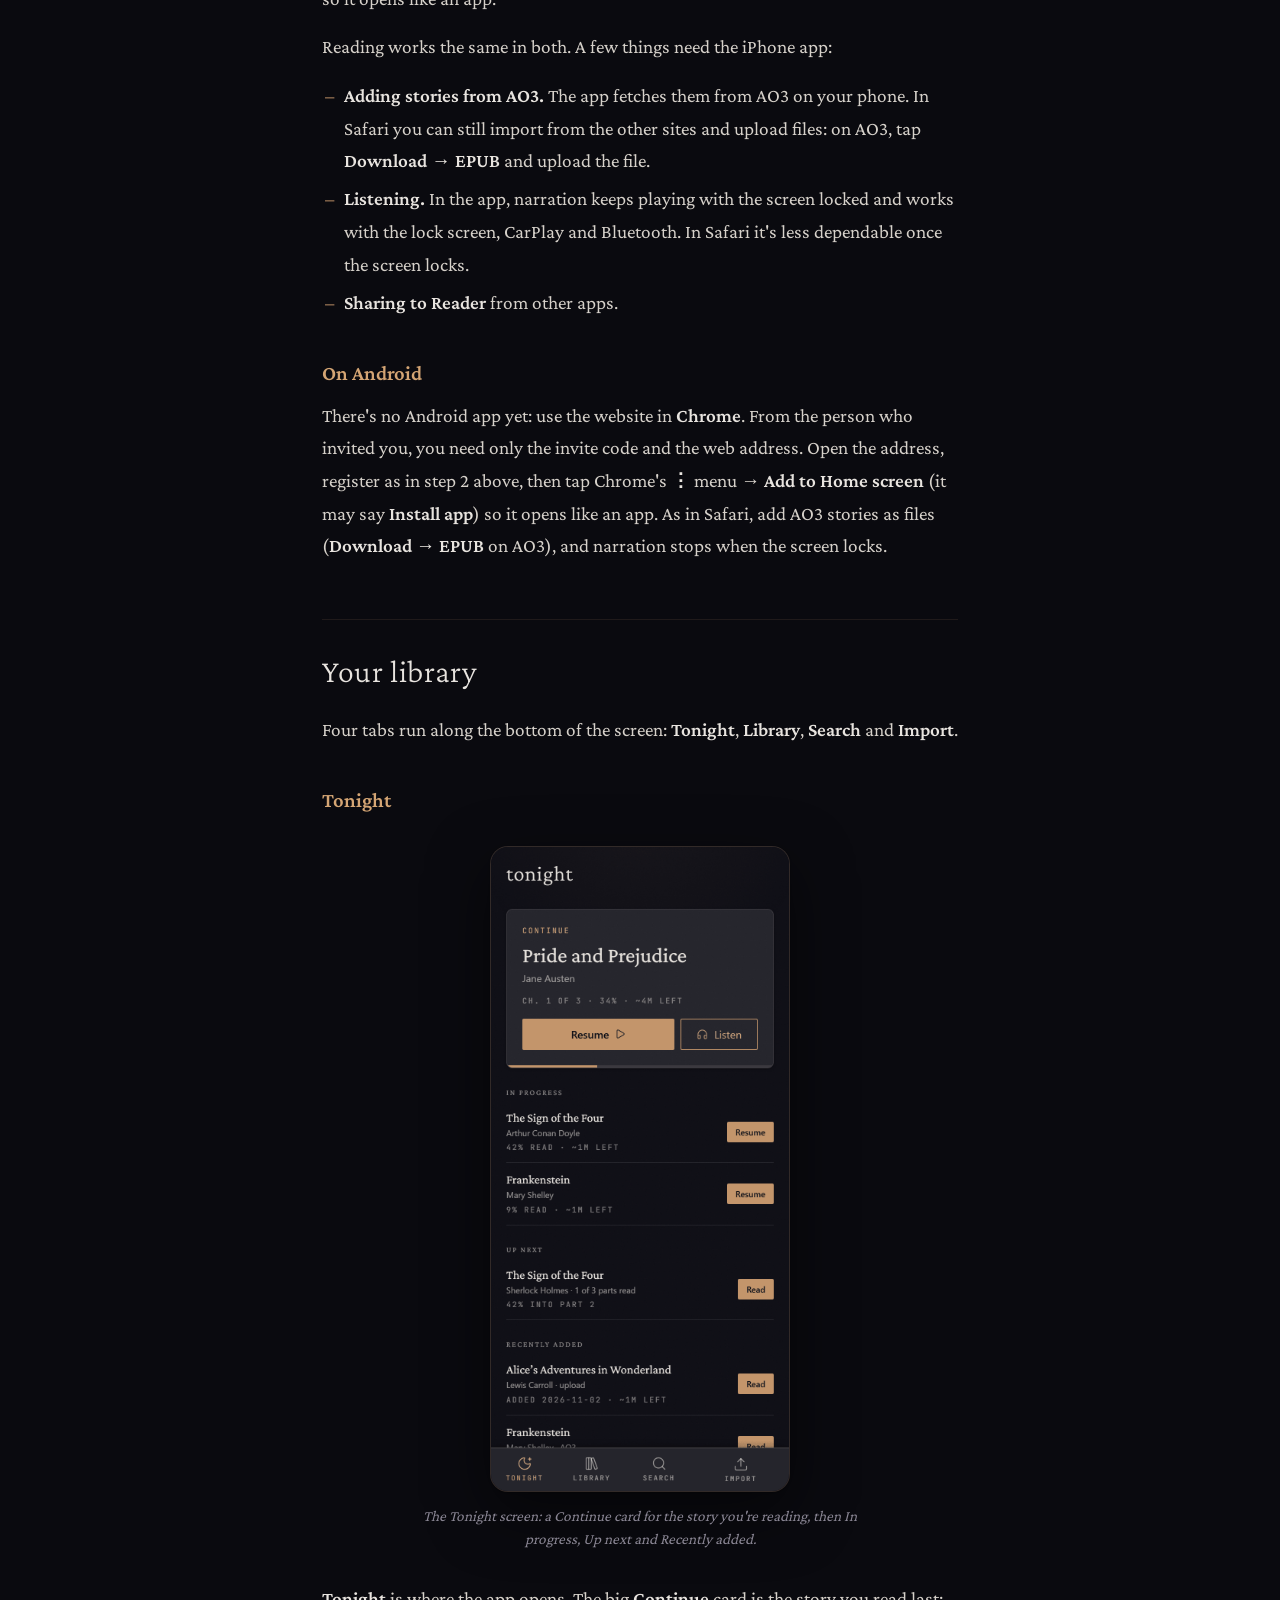
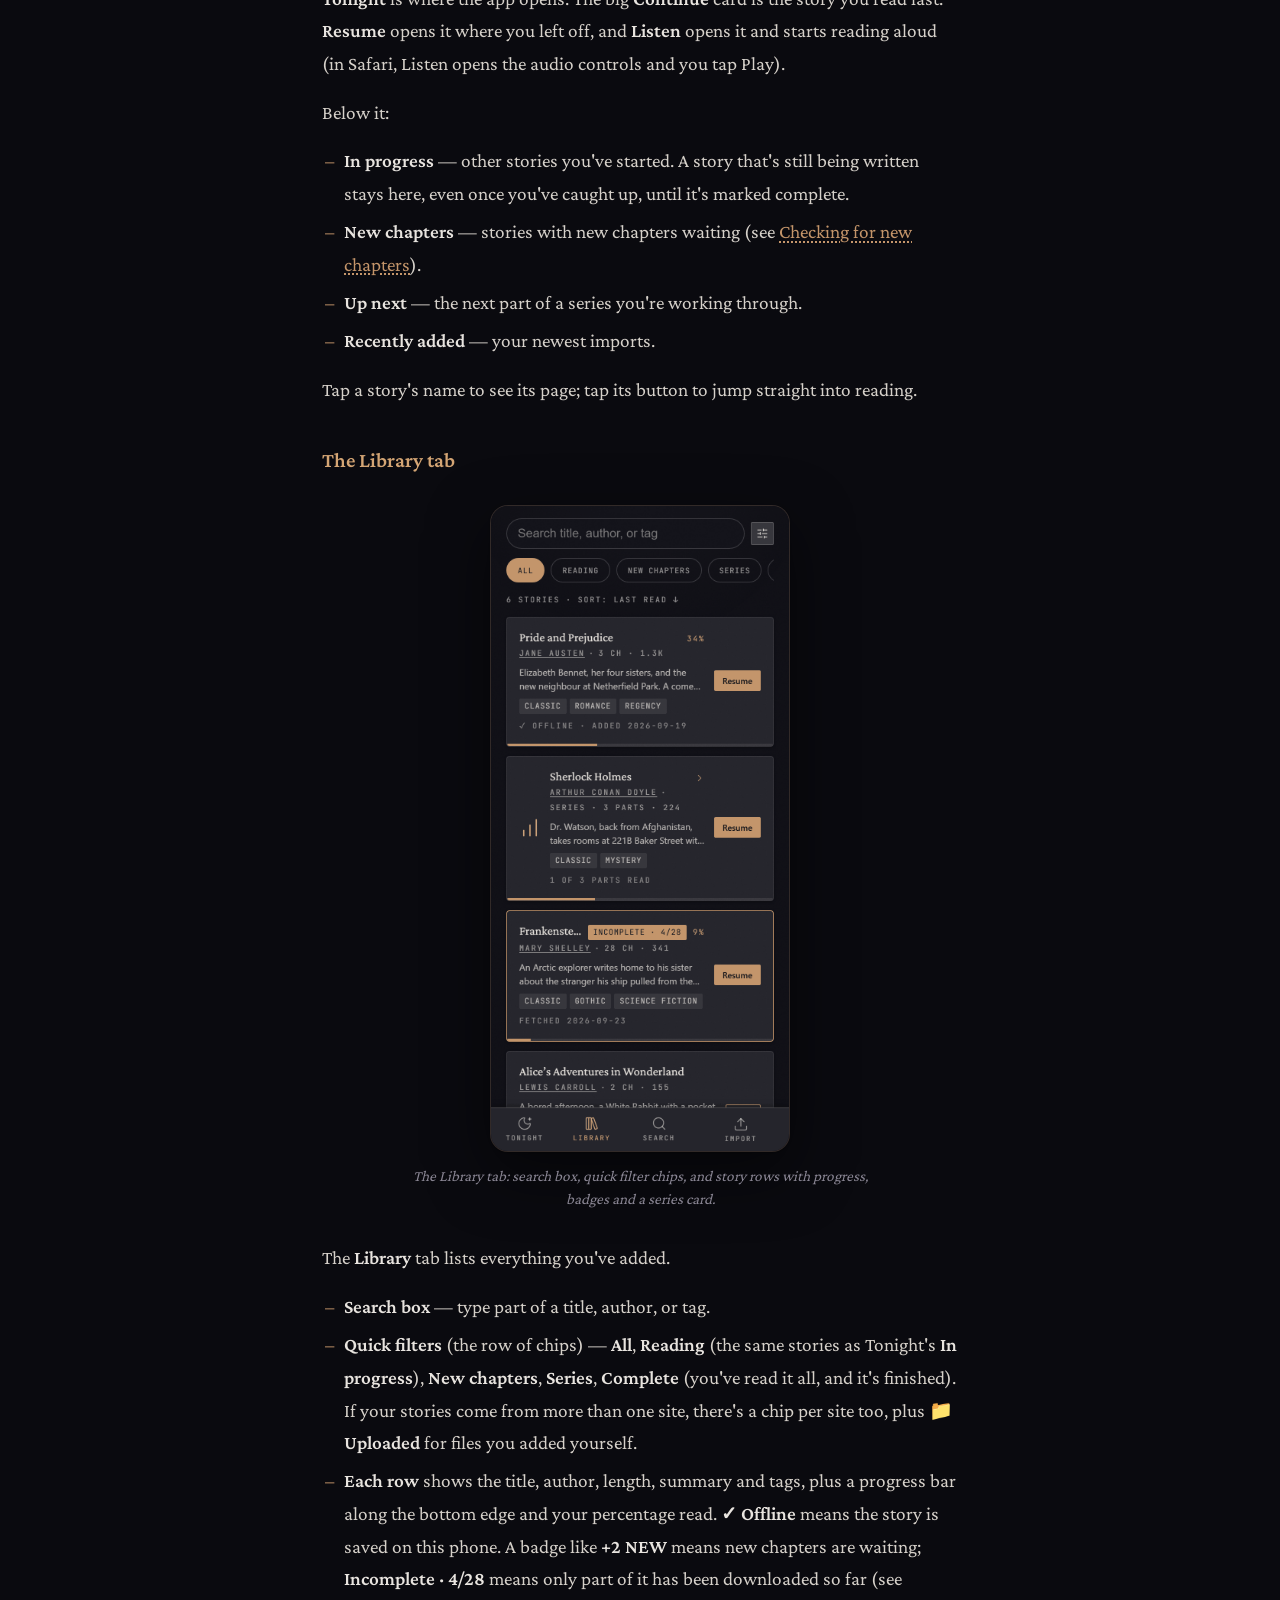
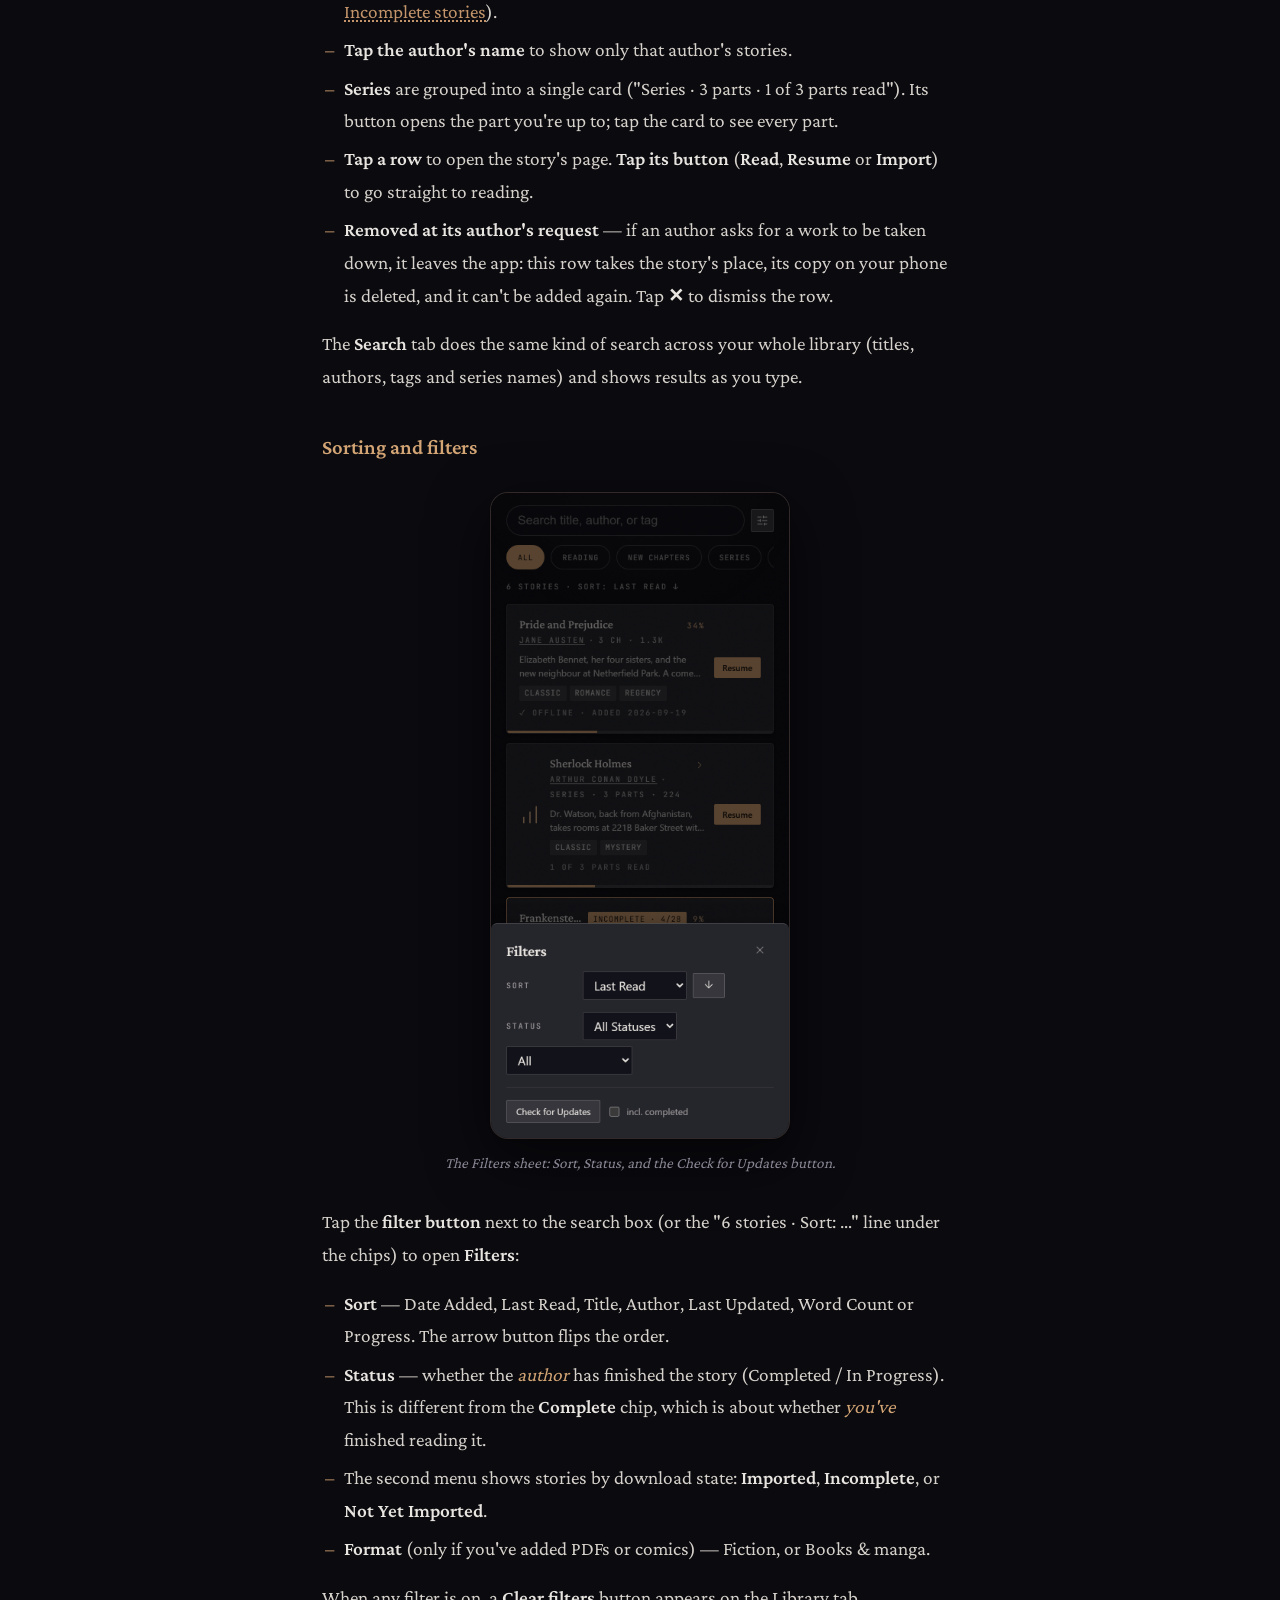
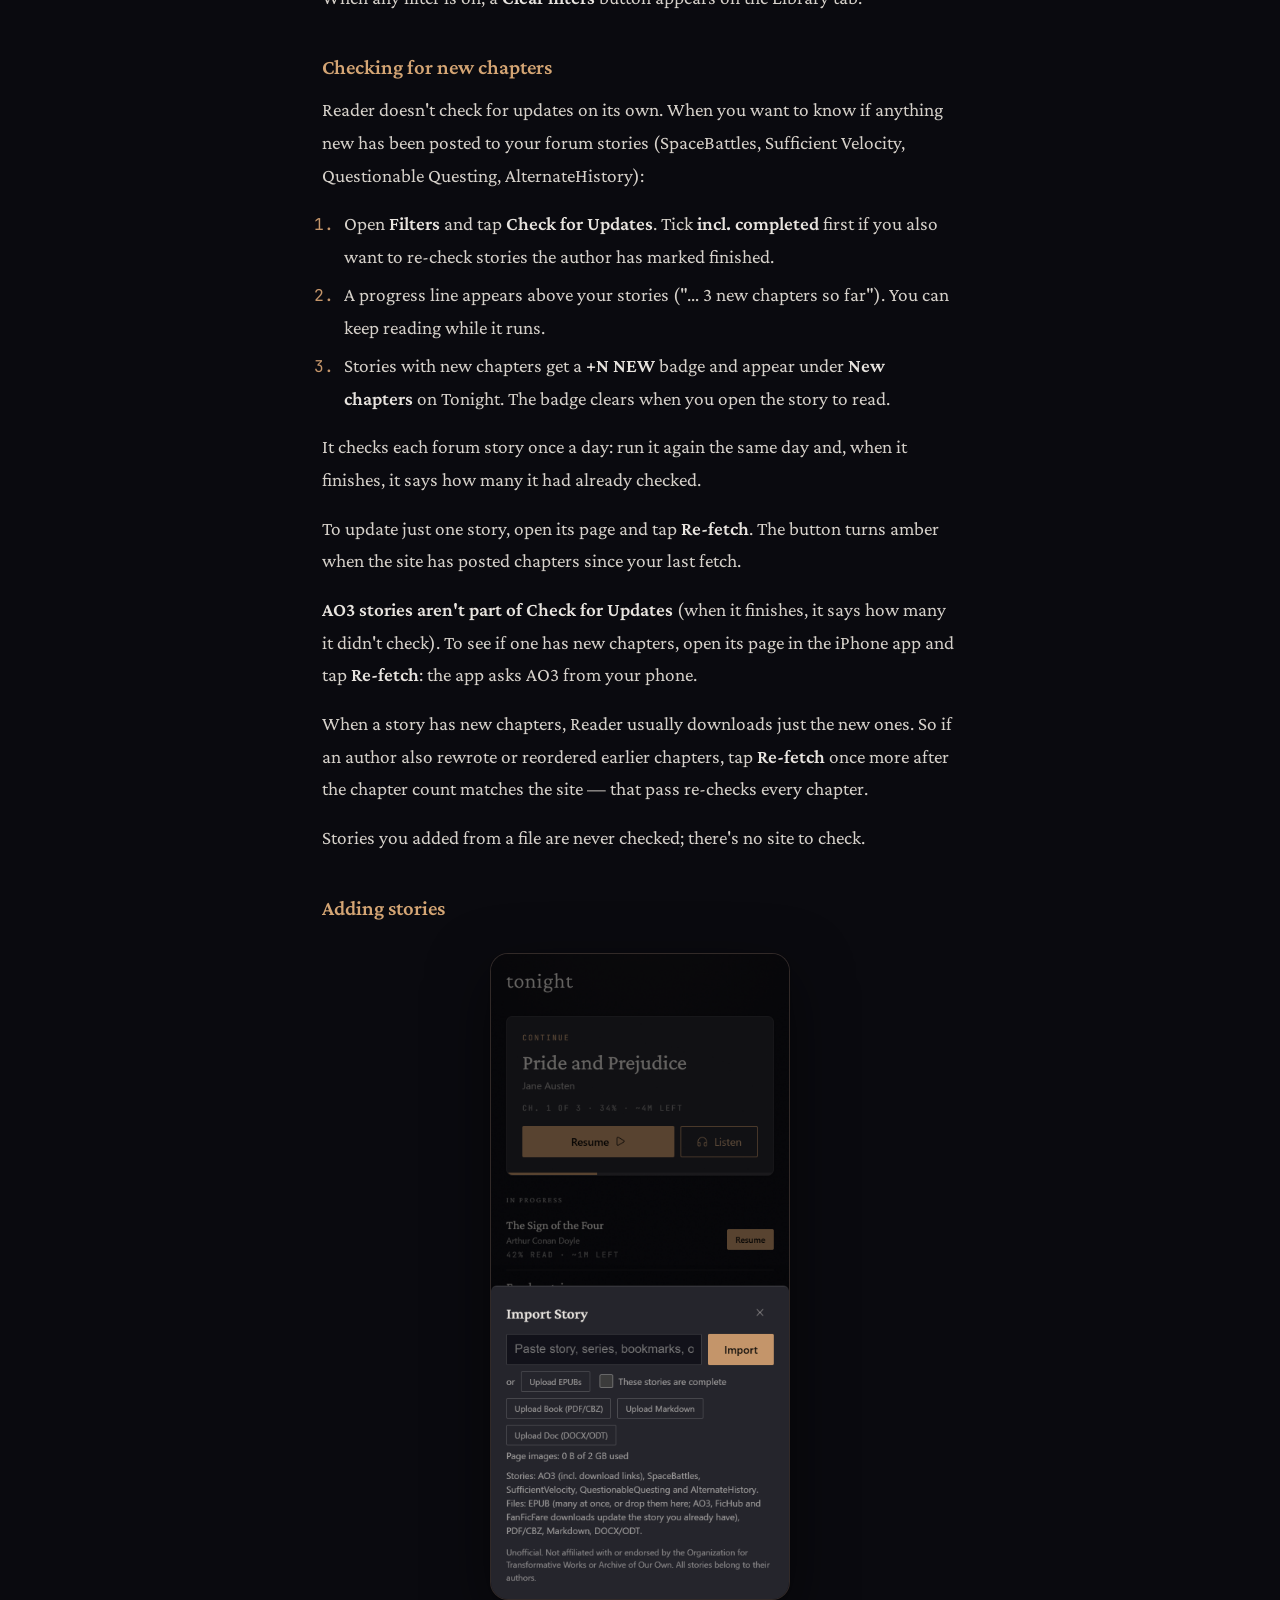
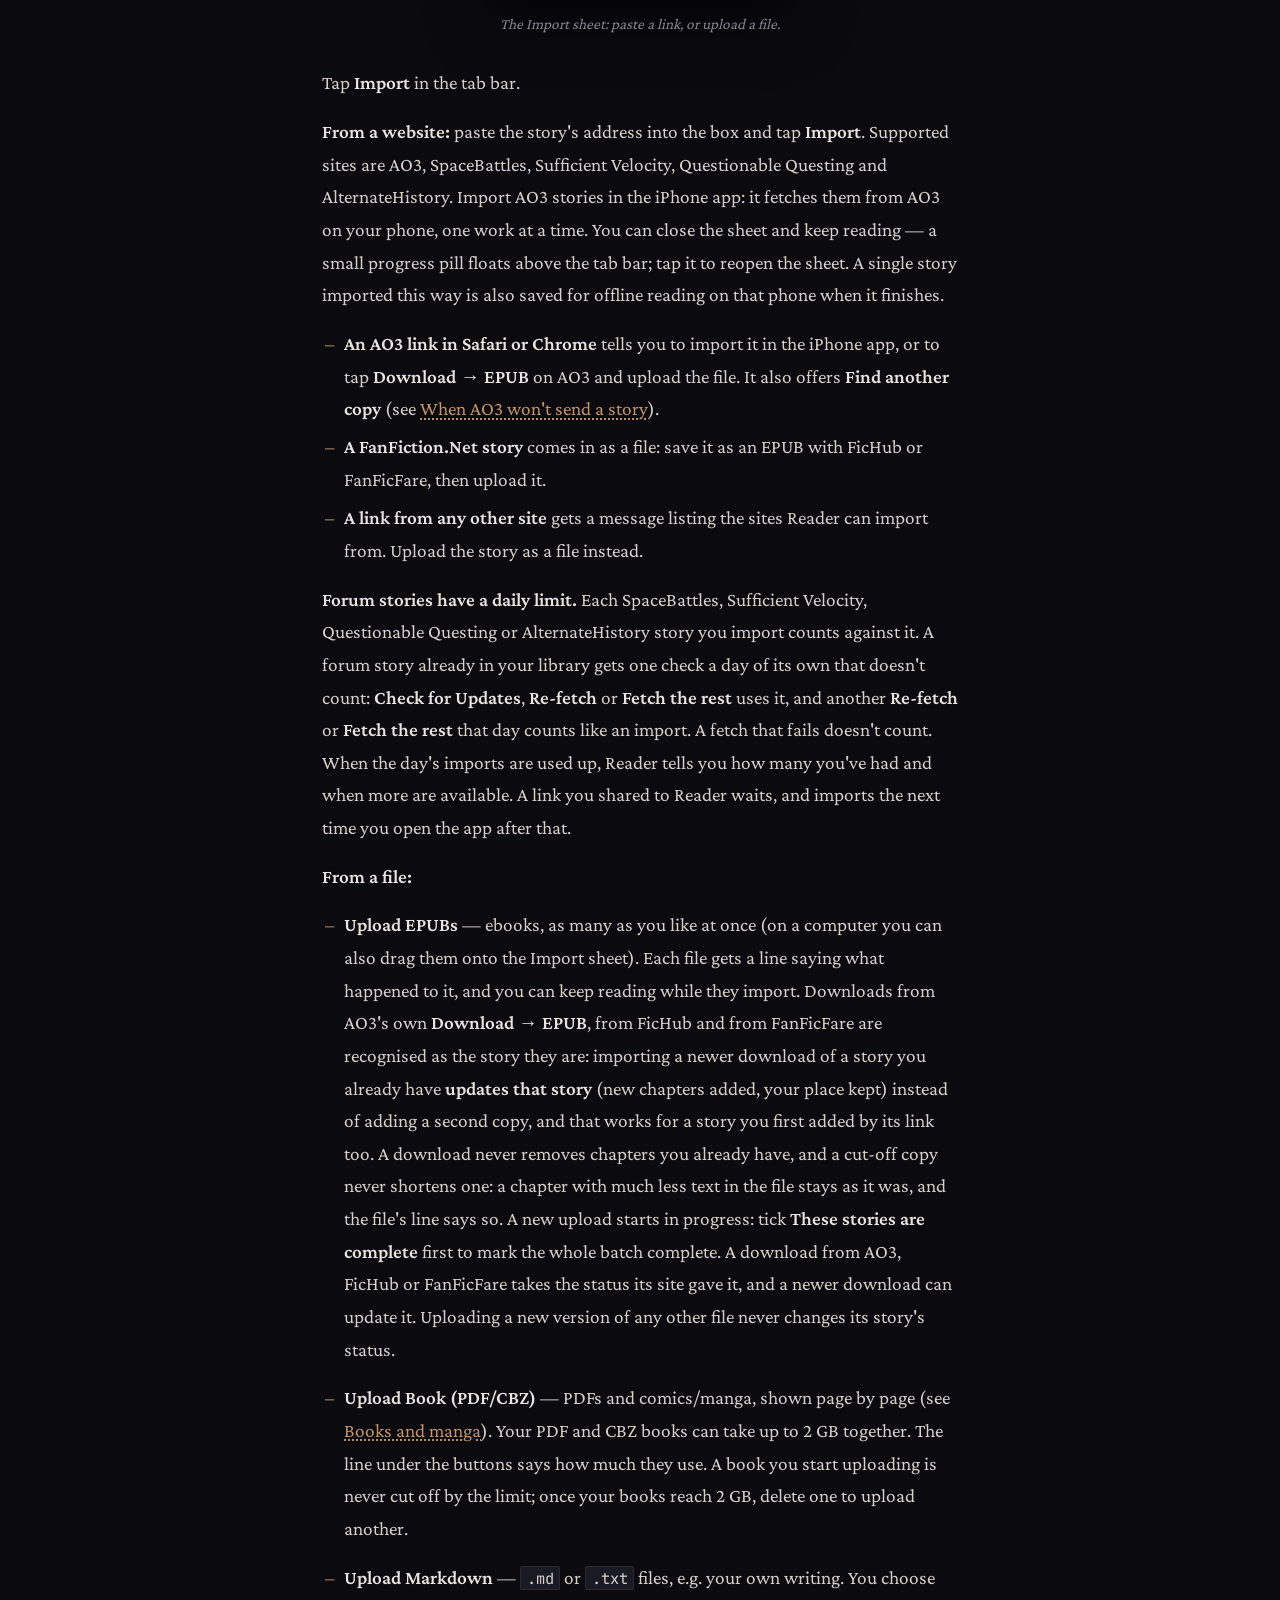
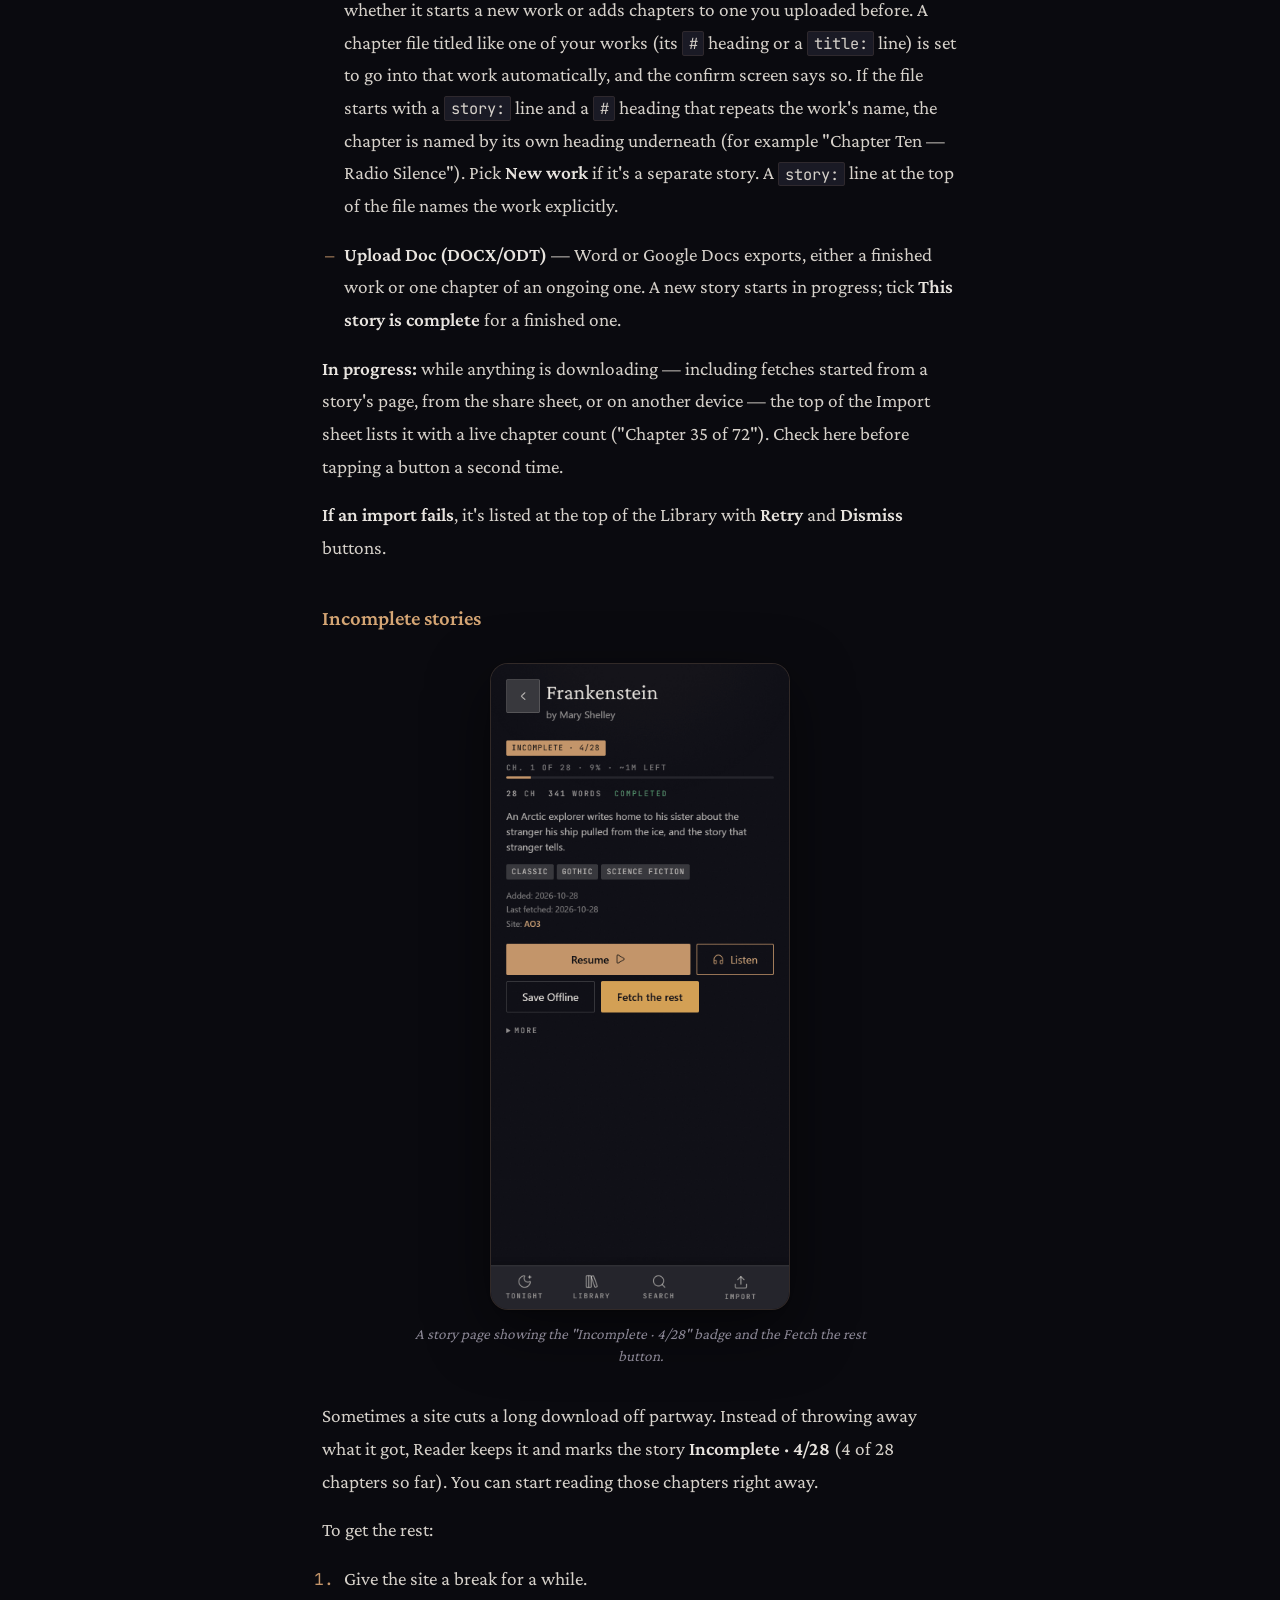
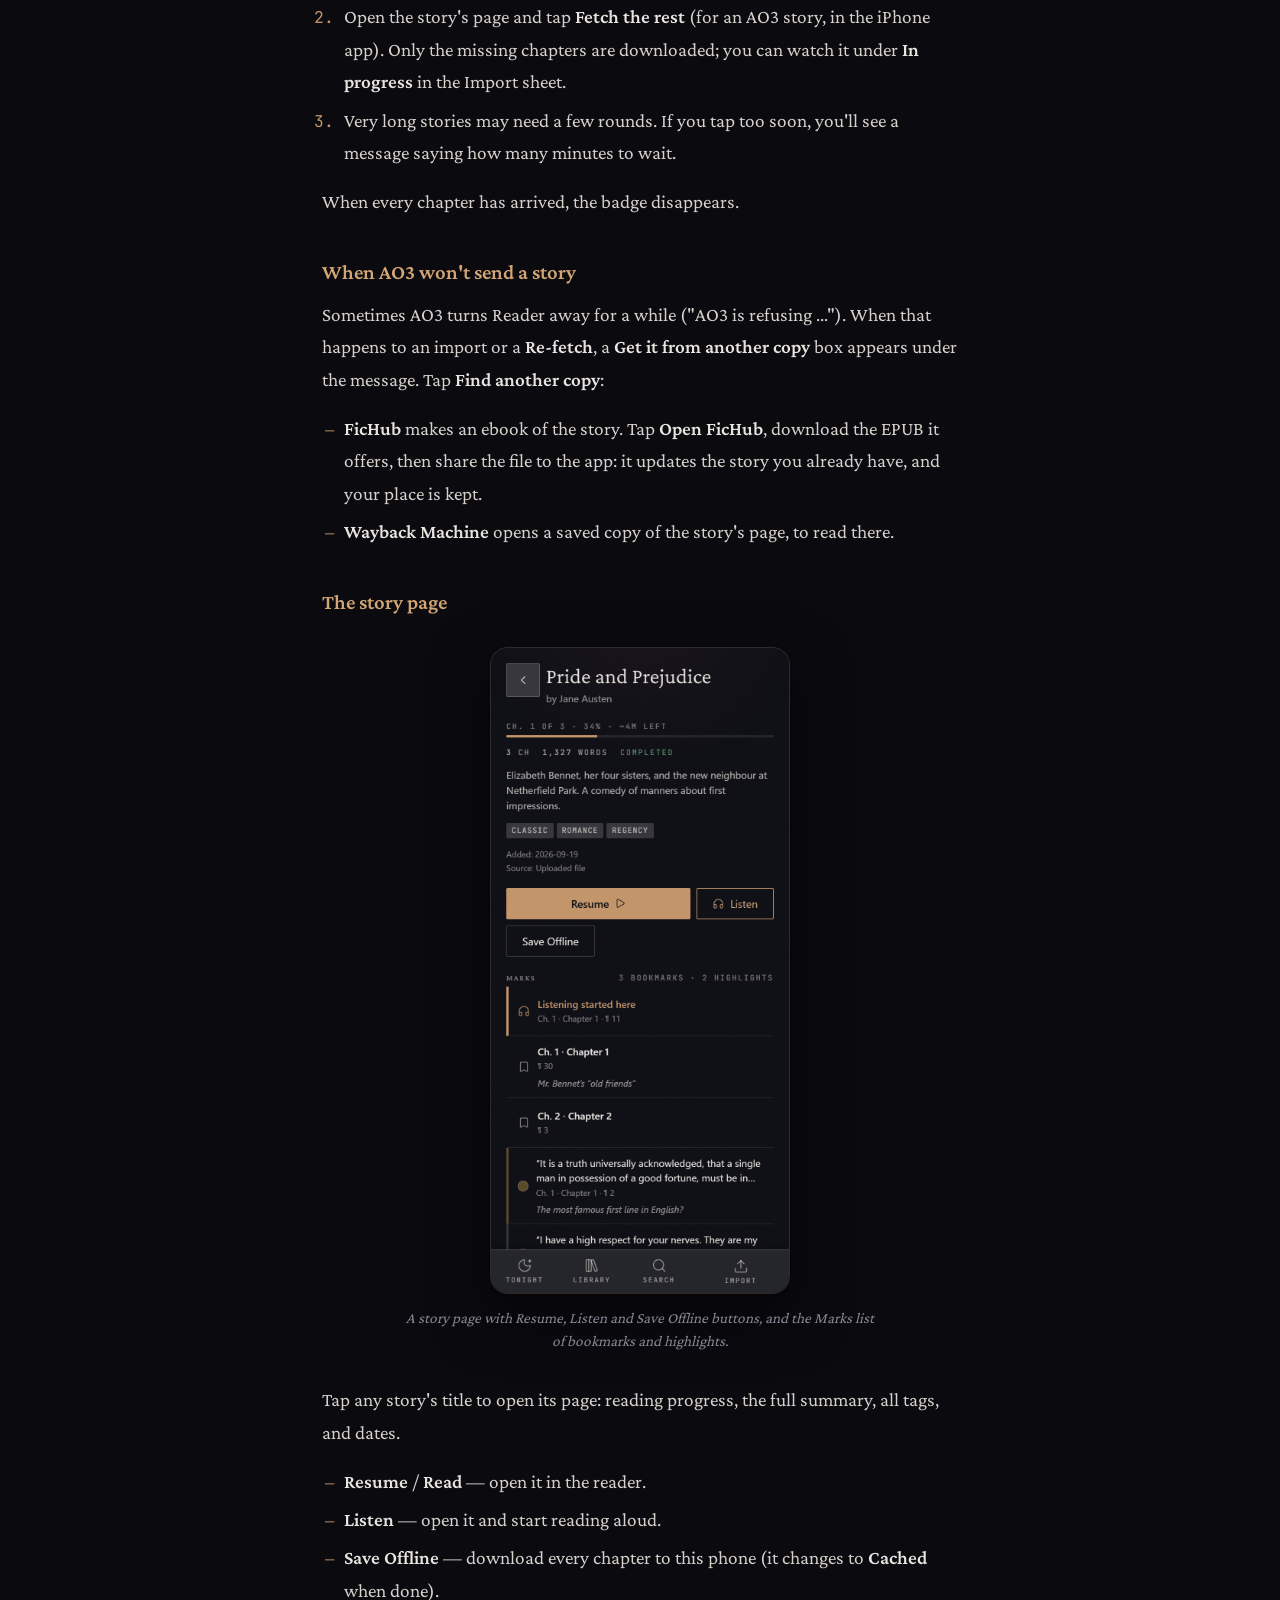
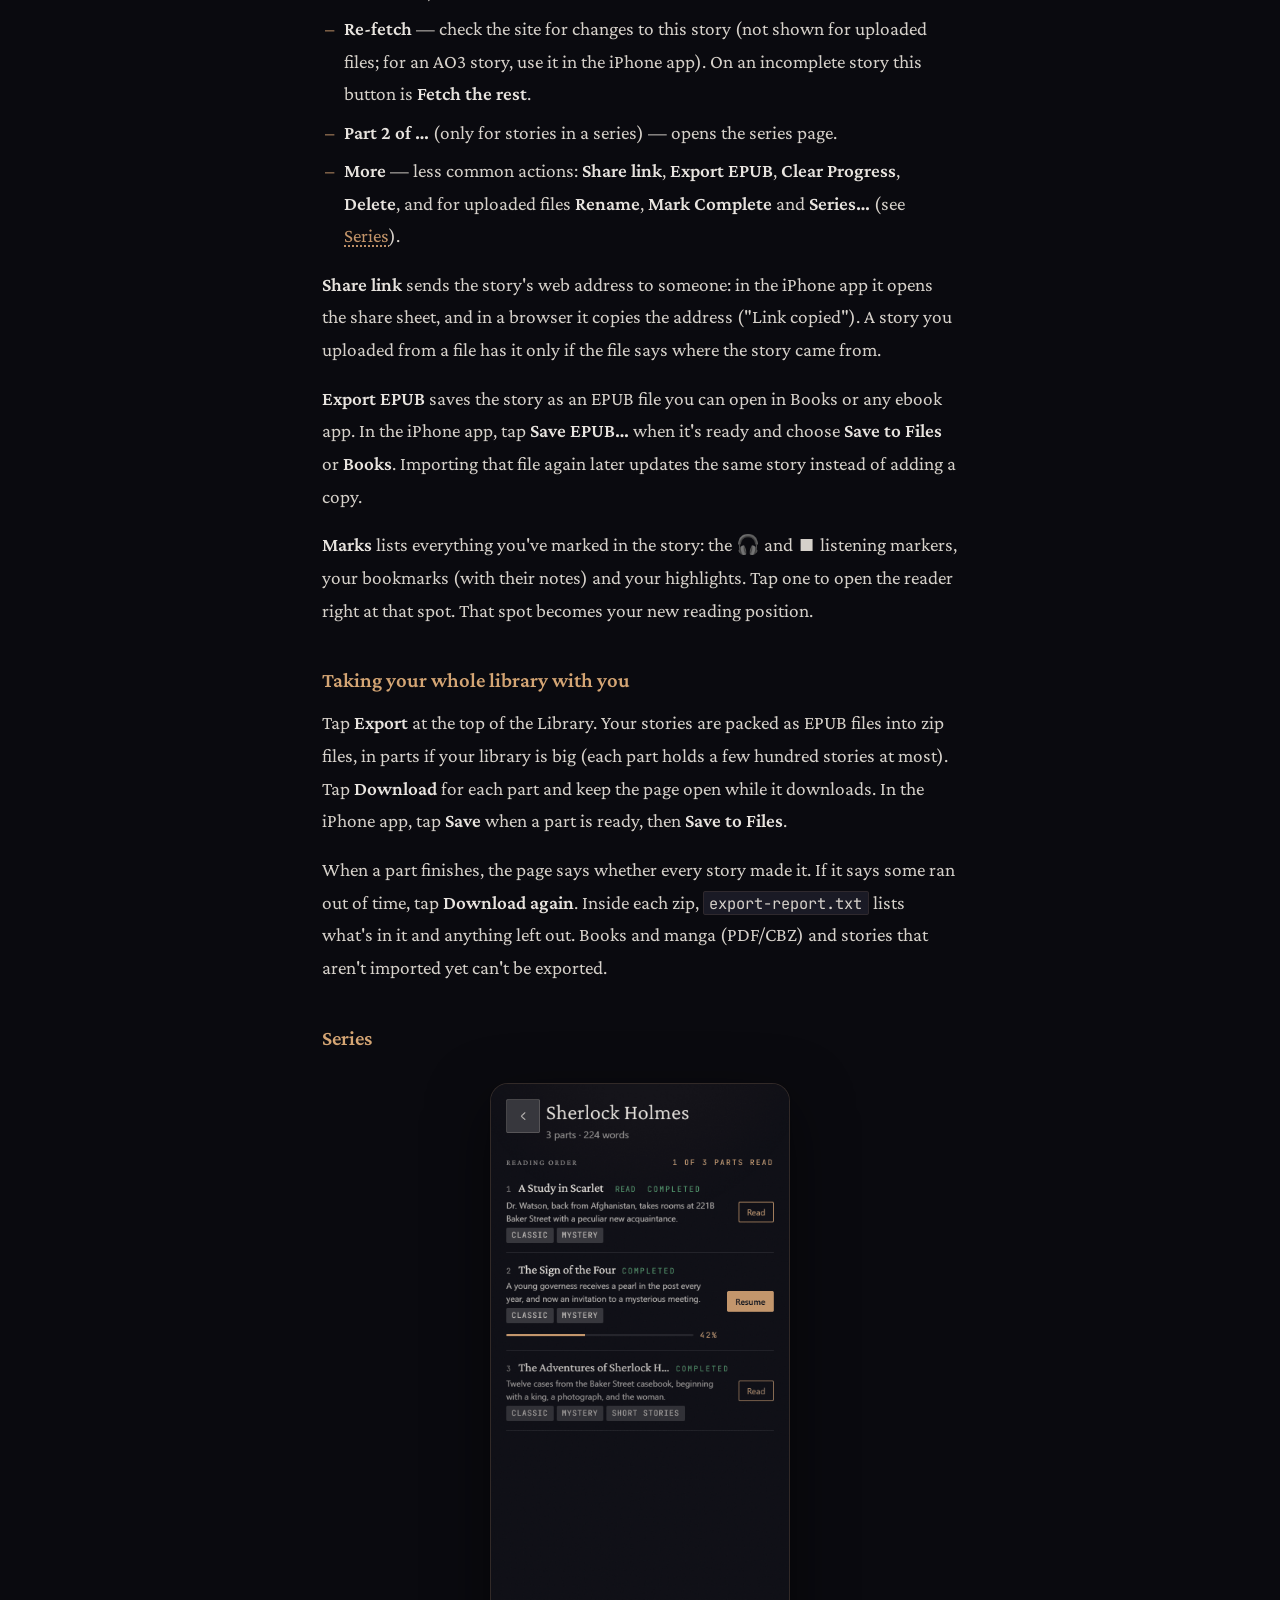
<file: guide/index.html>
<!DOCTYPE html>
<html lang="en">
<head>
<meta charset="UTF-8">
<meta name="viewport" content="width=device-width, initial-scale=1.0">
<meta name="robots" content="noarchive">
<meta name="description" content="How to install, read, listen and import in paperhurts reader — a guide for invited readers.">
<title>User guide · paperhurts</title>
<link href="../index_files/fonts.css" rel="stylesheet">
<style>
  :root {
    --bg-deep: #0a0a0f;
    --bg-surface: #12121a;
    --bg-card: #1a1a25;
    --text-primary: #e8e4df;
    --text-body: #d6d1ca;
    --text-dim: #8a8694;
    --text-faint: #4a4654;
    --accent-warm: #c4956a;
    --accent-glow: #d4a574;
    --accent-ember: #b8755a;
    --rule: rgba(196, 149, 106, 0.12);
  }
  * { margin: 0; padding: 0; box-sizing: border-box; }
  html { scroll-behavior: smooth; }
  body {
    background: var(--bg-deep);
    color: var(--text-body);
    font-family: 'Crimson Pro', Georgia, serif;
    font-size: 1.2rem;
    font-weight: 400;
    line-height: 1.7;
    min-height: 100vh;
    overflow-x: hidden;
    -webkit-text-size-adjust: 100%;
  }
  /* Grain + ambient light, as on the landing page */
  body::before {
    content: '';
    position: fixed; inset: 0;
    background-image: url("data:image/svg+xml,%3Csvg viewBox='0 0 256 256' xmlns='http://www.w3.org/2000/svg'%3E%3Cfilter id='noise'%3E%3CfeTurbulence type='fractalNoise' baseFrequency='0.9' numOctaves='4' stitchTiles='stitch'/%3E%3C/filter%3E%3Crect width='100%25' height='100%25' filter='url(%23noise)' opacity='0.03'/%3E%3C/svg%3E");
    pointer-events: none;
    z-index: 1000;
  }
  .ambient {
    position: fixed; top: -30%; left: 50%; transform: translateX(-50%);
    width: 100%; height: 60vh;
    background: radial-gradient(ellipse, rgba(196, 149, 106, 0.04) 0%, transparent 70%);
    pointer-events: none; z-index: 0;
  }
  .wrap {
    position: relative; z-index: 1;
    max-width: 700px;
    margin: 0 auto;
    padding: 2.5rem 2rem 4rem;
  }
  .home {
    display: inline-block;
    font-family: 'JetBrains Mono', monospace;
    font-size: 0.7rem;
    letter-spacing: 0.2em;
    text-transform: uppercase;
    color: var(--text-dim);
    text-decoration: none;
    margin-bottom: 2.5rem;
  }
  .home:hover { color: var(--accent-glow); }
  header { text-align: center; margin-bottom: 2.5rem; }
  h1 {
    font-weight: 200;
    font-size: 2.6rem;
    letter-spacing: 0.08em;
    text-transform: lowercase;
    color: var(--text-primary);
    line-height: 1.15;
  }
  h1 span { color: var(--accent-warm); font-style: italic; font-weight: 300; }
  .rule {
    width: 60px; height: 1px; margin: 1.2rem auto;
    background: linear-gradient(90deg, transparent, var(--accent-warm), transparent);
  }
  .subtitle {
    font-family: 'JetBrains Mono', monospace;
    font-weight: 300;
    font-size: 0.68rem;
    letter-spacing: 0.25em;
    color: var(--text-dim);
    text-transform: uppercase;
  }
  nav.toc {
    background: linear-gradient(175deg, var(--bg-surface) 0%, var(--bg-card) 100%);
    border: 1px solid rgba(196, 149, 106, 0.08);
    border-radius: 2px;
    padding: 1.25rem 1.5rem;
    margin-bottom: 3rem;
  }
  nav.toc p {
    font-family: 'JetBrains Mono', monospace;
    font-size: 0.6rem;
    letter-spacing: 0.25em;
    color: var(--accent-warm);
    text-transform: uppercase;
    opacity: 0.8;
    margin-bottom: 0.5rem;
  }
  nav.toc ol { list-style: none; counter-reset: toc; padding-left: 0; margin-bottom: 0; }
  nav.toc li { counter-increment: toc; padding: 0.15rem 0; }
  nav.toc li::before {
    content: counter(toc, decimal-leading-zero);
    font-family: 'JetBrains Mono', monospace;
    font-size: 0.7rem;
    color: var(--text-faint);
    margin-right: 0.8rem;
  }
  nav.toc a { color: var(--text-primary); text-decoration: none; }
  nav.toc a:hover { color: var(--accent-glow); }
  main > p:first-child { color: var(--text-primary); font-size: 1.3rem; font-weight: 300; }
  h2 {
    font-weight: 300;
    font-size: 2rem;
    color: var(--text-primary);
    letter-spacing: 0.02em;
    margin: 3.5rem 0 1rem;
    padding-top: 1.5rem;
    border-top: 1px solid var(--rule);
    scroll-margin-top: 1rem;
  }
  h3 {
    font-weight: 600;
    font-size: 1.3rem;
    color: var(--accent-glow);
    margin: 2.2rem 0 0.6rem;
    scroll-margin-top: 1rem;
  }
  h2 .anchor, h3 .anchor {
    float: left;
    margin-left: -1.1em;
    width: 1em;
    color: var(--text-faint);
    text-decoration: none;
    opacity: 0;
  }
  h2:hover .anchor, h3:hover .anchor { opacity: 1; }
  p, ul, ol { margin-bottom: 1rem; }
  ul, ol { padding-left: 1.4rem; }
  ul { list-style: none; }
  ul > li { position: relative; }
  ul > li::before {
    content: '\2013';
    position: absolute;
    left: -1.2rem;
    color: var(--accent-warm);
  }
  ol > li::marker {
    font-family: 'JetBrains Mono', monospace;
    font-size: 0.85em;
    color: var(--accent-warm);
  }
  li { margin-bottom: 0.35rem; }
  li > ul, li > ol { margin: 0.35rem 0 0; }
  strong { color: var(--text-primary); font-weight: 600; }
  em { color: var(--accent-glow); }
  a { color: var(--accent-warm); text-decoration-line: underline; text-decoration-style: dotted; text-underline-offset: 3px; }
  a:hover { color: var(--accent-glow); }
  code {
    font-family: 'JetBrains Mono', monospace;
    font-size: 0.8em;
    background: var(--bg-card);
    border: 1px solid var(--rule);
    border-radius: 2px;
    padding: 0.05em 0.35em;
    overflow-wrap: anywhere;
  }
  figure {
    margin: 1.75rem auto 2rem;
    text-align: center;
  }
  figure img {
    display: block;
    margin: 0 auto;
    width: min(100%, 300px);
    height: auto;
    border: 1px solid rgba(196, 149, 106, 0.18);
    border-radius: 18px;
    box-shadow: 0 20px 60px rgba(0, 0, 0, 0.5), 0 1px 3px rgba(0, 0, 0, 0.3);
    background: var(--bg-surface);
  }
  figcaption {
    margin: 0.8rem auto 0;
    max-width: 30rem;
    font-size: 0.95rem;
    font-style: italic;
    color: var(--text-dim);
    line-height: 1.5;
  }
  .to-top {
    margin: 4rem 0 0;
    text-align: center;
    font-family: 'JetBrains Mono', monospace;
    font-size: 0.62rem;
    letter-spacing: 0.2em;
    text-transform: uppercase;
  }
  .to-top a { color: var(--text-dim); text-decoration: none; }
  .to-top a:hover { color: var(--accent-glow); }
  /* The site footer, as on the site's other pages */
  .site-footer {
    position: relative; z-index: 1;
    max-width: 700px;
    margin: 0 auto;
    padding: 2rem 1.25rem 3rem;
    border-top: 1px solid var(--rule);
    text-align: center;
  }
  .site-footer nav {
    display: flex;
    flex-wrap: wrap;
    justify-content: center;
    gap: 0.4rem 1.2rem;
    margin-bottom: 1.25rem;
  }
  .site-footer nav a {
    font-family: 'JetBrains Mono', monospace;
    font-size: 0.7rem;
    letter-spacing: 0.15em;
    text-transform: uppercase;
    text-decoration: none;
    color: var(--text-dim);
    padding: 0.3rem 0;
  }
  .site-footer nav a:hover, .site-footer nav a[aria-current="page"] { color: var(--accent-glow); }
  .site-footer p { font-size: 1rem; color: var(--text-dim); margin-bottom: 0.4rem; }
  .site-footer .copy {
    font-family: 'JetBrains Mono', monospace;
    font-size: 0.65rem;
    letter-spacing: 0.2em;
    text-transform: uppercase;
    margin-top: 0.75rem;
  }
  @media (max-width: 580px) {
    body { font-size: 1.12rem; }
    .wrap { padding: 1.75rem 16px 3rem; }
    h1 { font-size: 2.1rem; }
    h2 { font-size: 1.7rem; margin-top: 2.75rem; }
    nav.toc { padding: 1rem 1.1rem; }
    h2 .anchor, h3 .anchor { display: none; }
  }
</style>
</head>
<body>
<div class="ambient"></div>
<div class="wrap">
  <a class="home" href="../">&larr; paperhurts</a>
  <header>
    <h1>paper<span>hurts</span> reader</h1>
    <div class="rule"></div>
    <p class="subtitle">user guide</p>
  </header>
  <nav class="toc" aria-label="Contents">
    <p>Contents</p>
    <ol><li><a href="#getting-in">Getting in</a></li><li><a href="#your-library">Your library</a></li><li><a href="#reading">Reading</a></li><li><a href="#listening">Listening</a></li><li><a href="#on-the-go">On the go</a></li><li><a href="#troubleshooting">Troubleshooting</a></li></ol>
  </nav>
  <main>
<p>paperhurts reader is a private reading app for long fiction. It keeps your
stories in one library, reads them to you out loud (even with the screen
locked), remembers your place on every device, and keeps working when you
lose signal.</p>
<p>This guide is for someone who has just been invited. You don't need to know
anything technical — only how to use an iPhone.</p>
<h2 id="getting-in"><a class="anchor" href="#getting-in" aria-hidden="true" tabindex="-1">#</a>Getting in</h2>
<p>You'll need two things from the person who invited you: a link to install
the iPhone app, and an invite code. The steps below take about ten minutes.</p>
<h3 id="1-install-the-iphone-app"><a class="anchor" href="#1-install-the-iphone-app" aria-hidden="true" tabindex="-1">#</a>1. Install the iPhone app</h3>
<p>The app isn't in the App Store — the person who invited you builds it for
your phone.</p>
<ol>
<li><strong>If they ask you to register your iPhone first</strong>, they'll send you a
link for that. Open it in Safari, allow the download, then go to
<strong>Settings</strong> and tap <strong>Profile Downloaded</strong> near the top to install it.
This only tells Apple your phone may install the app.</li>
<li>When they send the <strong>install link</strong>, open it on your iPhone and install
the app. It appears on your home screen as <strong>paperhurts</strong>.</li>
<li>The first time you open it, iPhone refuses and says it needs <strong>Developer
Mode</strong>. That's expected. Open <strong>Settings → Privacy &amp; Security</strong>, scroll
to the bottom, tap <strong>Developer Mode</strong>, switch it on, and tap <strong>Restart</strong>.
After the phone restarts and you unlock it, tap <strong>Turn On</strong> when asked.
(The Developer Mode switch only shows up after the app is installed and
you've tried to open it once.)</li>
</ol>
<h3 id="2-create-your-account"><a class="anchor" href="#2-create-your-account" aria-hidden="true" tabindex="-1">#</a>2. Create your account</h3>
<ol>
<li>Open <strong>paperhurts</strong>.</li>
<li>Tap <strong>Register</strong> under the sign-in form.</li>
<li>Fill in your email, a username, and a password of at least 12 characters
(twice; a short phrase of a few words is easy to remember and works
well), then type the <strong>invite code</strong> the person who invited you gave
you. Each code works once. Tick <strong>I’m 18 or older</strong>, then tap
<strong>Register</strong>.</li>
</ol>
<p>You land on the <strong>Tonight</strong> screen, signed in. If the app ever asks you to
sign in again, use the same email and password. (<strong>Logout</strong> is at the top of
the <strong>Library</strong> tab, after a <strong>User guide</strong> button that opens this guide and
<strong>About</strong>.)</p>
<p>Your library belongs to your account: other people who use Reader can't see
your stories, bookmarks, or notes.</p>
<p><strong>About:</strong> before you register, <strong>About this app and what it stores</strong> under
the form opens a page about Reader; later it's <strong>About</strong> at the top of the
Library tab. It says Reader is unofficial (not part of AO3 or the
Organization for Transformative Works), what the server keeps and who can
see it, where to write if you want a work removed, and links to support the
OTW, which runs AO3.</p>
<h3 id="changing-your-password"><a class="anchor" href="#changing-your-password" aria-hidden="true" tabindex="-1">#</a>Changing your password</h3>
<p>Tap <strong>Account</strong> at the top of the <strong>Library</strong> tab. Type your current
password, then the new one twice (at least 12 characters), and tap <strong>Change
password</strong>. Your other devices stay signed in. If you made an
<a href="#api-tokens-safari-only">API token</a> for a Shortcut, it keeps working too.</p>
<p>If your account is older than the 12-character rule, your old password
still works until you change it.</p>
<h3 id="forgot-your-password"><a class="anchor" href="#forgot-your-password" aria-hidden="true" tabindex="-1">#</a>Forgot your password?</h3>
<p>On the sign-in screen, tap <strong>Forgot your password?</strong>, type your email and
tap <strong>Send reset link</strong>. If an account uses that email, a link arrives by
email (check your spam folder if you don't see it). Open it, type a new
password twice and tap <strong>Change password</strong>. The link works once, for 30
minutes, and signs out every device signed in to your account: sign in
again with the new password.</p>
<h3 id="deleting-your-account"><a class="anchor" href="#deleting-your-account" aria-hidden="true" tabindex="-1">#</a>Deleting your account</h3>
<p>Tap <strong>Account</strong> at the top of the <strong>Library</strong> tab, then <strong>Delete my
account…</strong>. Type your password, tap <strong>Delete account</strong>, and confirm.
Everything in it goes: your stories and books, bookmarks, highlights,
reading places, settings and API tokens. Every device you're signed in on
is signed out. It can't be undone, so if you want to keep your stories,
<a href="#taking-your-whole-library-with-you">export your library</a> first.</p>
<h3 id="prefer-safari"><a class="anchor" href="#prefer-safari" aria-hidden="true" tabindex="-1">#</a>Prefer Safari?</h3>
<p>You can also use Reader in Safari instead of the app. Open the web address
the person who invited you gives you, sign in, then tap <strong>Share → Add to
Home Screen</strong> so it opens like an app.</p>
<p>Reading works the same in both. A few things need the iPhone app:</p>
<ul>
<li><strong>Adding stories from AO3.</strong> The app fetches them from AO3 on your phone.
In Safari you can still import from the other sites and upload files: on
AO3, tap <strong>Download → EPUB</strong> and upload the file.</li>
<li><strong>Listening.</strong> In the app, narration keeps playing with the screen locked
and works with the lock screen, CarPlay and Bluetooth. In Safari it's
less dependable once the screen locks.</li>
<li><strong>Sharing to Reader</strong> from other apps.</li>
</ul>
<h3 id="on-android"><a class="anchor" href="#on-android" aria-hidden="true" tabindex="-1">#</a>On Android</h3>
<p>There's no Android app yet: use the website in <strong>Chrome</strong>. From the person
who invited you, you need only the invite code and the web address. Open
the address, register as in step 2 above, then tap Chrome's <strong>⋮</strong> menu →
<strong>Add to Home screen</strong> (it may say <strong>Install app</strong>) so it opens like an
app. As in Safari, add AO3 stories as files (<strong>Download → EPUB</strong> on AO3),
and narration stops when the screen locks.</p>
<h2 id="your-library"><a class="anchor" href="#your-library" aria-hidden="true" tabindex="-1">#</a>Your library</h2>
<p>Four tabs run along the bottom of the screen: <strong>Tonight</strong>, <strong>Library</strong>,
<strong>Search</strong> and <strong>Import</strong>.</p>
<h3 id="tonight"><a class="anchor" href="#tonight" aria-hidden="true" tabindex="-1">#</a>Tonight</h3>
<figure><img src="images/tonight.png" alt="The Tonight screen: a Continue card for the story you're reading, then In progress, Up next and Recently added." width="390" height="844" loading="lazy" decoding="async"><figcaption>The Tonight screen: a Continue card for the story you're reading, then In progress, Up next and Recently added.</figcaption></figure>
<p><strong>Tonight</strong> is where the app opens. The big <strong>Continue</strong> card is the story
you read last: <strong>Resume</strong> opens it where you left off, and <strong>Listen</strong> opens
it and starts reading aloud (in Safari, Listen opens the audio controls and
you tap Play).</p>
<p>Below it:</p>
<ul>
<li><strong>In progress</strong> — other stories you've started. A story that's still
being written stays here, even once you've caught up, until it's marked
complete.</li>
<li><strong>New chapters</strong> — stories with new chapters waiting (see
<a href="#checking-for-new-chapters">Checking for new chapters</a>).</li>
<li><strong>Up next</strong> — the next part of a series you're working through.</li>
<li><strong>Recently added</strong> — your newest imports.</li>
</ul>
<p>Tap a story's name to see its page; tap its button to jump straight into
reading.</p>
<h3 id="the-library-tab"><a class="anchor" href="#the-library-tab" aria-hidden="true" tabindex="-1">#</a>The Library tab</h3>
<figure><img src="images/library.png" alt="The Library tab: search box, quick filter chips, and story rows with progress, badges and a series card." width="390" height="844" loading="lazy" decoding="async"><figcaption>The Library tab: search box, quick filter chips, and story rows with progress, badges and a series card.</figcaption></figure>
<p>The <strong>Library</strong> tab lists everything you've added.</p>
<ul>
<li><strong>Search box</strong> — type part of a title, author, or tag.</li>
<li><strong>Quick filters</strong> (the row of chips) — <strong>All</strong>, <strong>Reading</strong> (the same
stories as Tonight's <strong>In progress</strong>), <strong>New chapters</strong>, <strong>Series</strong>,
<strong>Complete</strong> (you've read it all, and it's finished). If your stories
come from more than one site, there's a chip per site too, plus
<strong>📁 Uploaded</strong> for files you added yourself.</li>
<li><strong>Each row</strong> shows the title, author, length, summary and tags, plus a
progress bar along the bottom edge and your percentage read. <strong>✓ Offline</strong>
means the story is saved on this phone. A badge like <strong>+2 NEW</strong> means new
chapters are waiting; <strong>Incomplete · 4/28</strong> means only part of it has been
downloaded so far (see <a href="#incomplete-stories">Incomplete stories</a>).</li>
<li><strong>Tap the author's name</strong> to show only that author's stories.</li>
<li><strong>Series</strong> are grouped into a single card (&quot;Series · 3 parts · 1 of 3
parts read&quot;). Its button opens the part you're up to; tap the card to see
every part.</li>
<li><strong>Tap a row</strong> to open the story's page. <strong>Tap its button</strong> (<strong>Read</strong>,
<strong>Resume</strong> or <strong>Import</strong>) to go straight to reading.</li>
<li><strong>Removed at its author's request</strong> — if an author asks for a work to be
taken down, it leaves the app: this row takes the story's place, its copy
on your phone is deleted, and it can't be added again. Tap <strong>✕</strong> to
dismiss the row.</li>
</ul>
<p>The <strong>Search</strong> tab does the same kind of search across your whole library
(titles, authors, tags and series names) and shows results as you type.</p>
<h3 id="sorting-and-filters"><a class="anchor" href="#sorting-and-filters" aria-hidden="true" tabindex="-1">#</a>Sorting and filters</h3>
<figure><img src="images/library-filters.png" alt="The Filters sheet: Sort, Status, and the Check for Updates button." width="390" height="844" loading="lazy" decoding="async"><figcaption>The Filters sheet: Sort, Status, and the Check for Updates button.</figcaption></figure>
<p>Tap the <strong>filter button</strong> next to the search box (or the &quot;6 stories · Sort:
…&quot; line under the chips) to open <strong>Filters</strong>:</p>
<ul>
<li><strong>Sort</strong> — Date Added, Last Read, Title, Author, Last Updated, Word Count
or Progress. The arrow button flips the order.</li>
<li><strong>Status</strong> — whether the <em>author</em> has finished the story (Completed / In
Progress). This is different from the <strong>Complete</strong> chip, which is about
whether <em>you've</em> finished reading it.</li>
<li>The second menu shows stories by download state: <strong>Imported</strong>,
<strong>Incomplete</strong>, or <strong>Not Yet Imported</strong>.</li>
<li><strong>Format</strong> (only if you've added PDFs or comics) — Fiction, or Books &amp;
manga.</li>
</ul>
<p>When any filter is on, a <strong>Clear filters</strong> button appears on the Library tab.</p>
<h3 id="checking-for-new-chapters"><a class="anchor" href="#checking-for-new-chapters" aria-hidden="true" tabindex="-1">#</a>Checking for new chapters</h3>
<p>Reader doesn't check for updates on its own. When you want to know if
anything new has been posted to your forum stories (SpaceBattles,
Sufficient Velocity, Questionable Questing, AlternateHistory):</p>
<ol>
<li>Open <strong>Filters</strong> and tap <strong>Check for Updates</strong>. Tick <strong>incl. completed</strong>
first if you also want to re-check stories the author has marked
finished.</li>
<li>A progress line appears above your stories (&quot;… 3 new chapters so far&quot;).
You can keep reading while it runs.</li>
<li>Stories with new chapters get a <strong>+N NEW</strong> badge and appear under <strong>New
chapters</strong> on Tonight. The badge clears when you open the story to read.</li>
</ol>
<p>It checks each forum story once a day: run it again the same day and, when
it finishes, it says how many it had already checked.</p>
<p>To update just one story, open its page and tap <strong>Re-fetch</strong>. The button
turns amber when the site has posted chapters since your last fetch.</p>
<p><strong>AO3 stories aren't part of Check for Updates</strong> (when it finishes, it says
how many it didn't check). To see if one has new chapters, open its page in
the iPhone app and tap <strong>Re-fetch</strong>: the app asks AO3 from your phone.</p>
<p>When a story has new chapters, Reader usually downloads just the new ones.
So if an author also rewrote or reordered earlier chapters, tap <strong>Re-fetch</strong>
once more after the chapter count matches the site — that pass re-checks
every chapter.</p>
<p>Stories you added from a file are never checked; there's no site to check.</p>
<h3 id="adding-stories"><a class="anchor" href="#adding-stories" aria-hidden="true" tabindex="-1">#</a>Adding stories</h3>
<figure><img src="images/import-sheet.png" alt="The Import sheet: paste a link, or upload a file." width="390" height="844" loading="lazy" decoding="async"><figcaption>The Import sheet: paste a link, or upload a file.</figcaption></figure>
<p>Tap <strong>Import</strong> in the tab bar.</p>
<p><strong>From a website:</strong> paste the story's address into the box and tap
<strong>Import</strong>. Supported sites are AO3, SpaceBattles, Sufficient Velocity,
Questionable Questing and AlternateHistory. Import AO3 stories in the
iPhone app: it fetches them from AO3 on your phone, one work at a time.
You can close the sheet and keep reading — a small progress pill floats
above the tab bar; tap it to reopen the sheet. A single story imported this
way is also saved for offline reading on that phone when it finishes.</p>
<ul>
<li><strong>An AO3 link in Safari or Chrome</strong> tells you to import it in the iPhone
app, or to tap <strong>Download → EPUB</strong> on AO3 and upload the file. It also
offers <strong>Find another copy</strong> (see
<a href="#when-ao3-wont-send-a-story">When AO3 won't send a story</a>).</li>
<li><strong>A FanFiction.Net story</strong> comes in as a file: save it as an EPUB with
FicHub or FanFicFare, then upload it.</li>
<li><strong>A link from any other site</strong> gets a message listing the sites Reader
can import from. Upload the story as a file instead.</li>
</ul>
<p><strong>Forum stories have a daily limit.</strong> Each SpaceBattles, Sufficient
Velocity, Questionable Questing or AlternateHistory story you import counts
against it. A forum story already in your library gets one check a day of
its own that doesn't count: <strong>Check for Updates</strong>, <strong>Re-fetch</strong> or <strong>Fetch
the rest</strong> uses it, and another <strong>Re-fetch</strong> or <strong>Fetch the rest</strong> that day
counts like an import. A fetch that fails doesn't count. When the day's
imports are used up, Reader tells you how many you've had and when more are
available. A link
you shared to Reader waits, and imports the next time you open the app
after that.</p>
<p><strong>From a file:</strong></p>
<ul>
<li>
<p><strong>Upload EPUBs</strong> — ebooks, as many as you like at once (on a computer
you can also drag them onto the Import sheet). Each file gets a line
saying what happened to it, and you can keep reading while they import.
Downloads from AO3's own <strong>Download → EPUB</strong>, from FicHub and from
FanFicFare are recognised as the story they are: importing a newer
download of a story you already have <strong>updates that story</strong> (new chapters
added, your place kept) instead of adding a second copy, and that works
for a story you first added by its link too. A download never removes
chapters you already have, and a cut-off copy never shortens one: a
chapter with much less text in the file stays as it was, and the file's
line says so.
A new upload starts in progress: tick <strong>These stories are complete</strong>
first to mark the whole batch complete. A download from AO3, FicHub or
FanFicFare takes the status its site gave it, and a newer download can
update it. Uploading a new version of any other file never changes its
story's status.</p>
</li>
<li>
<p><strong>Upload Book (PDF/CBZ)</strong> — PDFs and comics/manga, shown page by page
(see <a href="#books-and-manga">Books and manga</a>). Your PDF and CBZ books can
take up to 2 GB together. The line under the buttons says how much they
use. A book you start uploading is never cut off by the limit; once your
books reach 2 GB, delete one to upload another.</p>
</li>
<li>
<p><strong>Upload Markdown</strong> — <code>.md</code> or <code>.txt</code> files, e.g. your own writing. You
choose whether it starts a new work or adds chapters to one you uploaded
before. A chapter file titled like one of your works (its <code>#</code> heading or
a <code>title:</code> line) is set to go into that work automatically, and the confirm
screen says so. If the file starts with a <code>story:</code> line and a <code>#</code> heading
that repeats the work's name, the chapter is named by its own heading
underneath (for example &quot;Chapter Ten — Radio Silence&quot;). Pick <strong>New work</strong>
if it's a separate story. A <code>story:</code>
line at the top of the file names the work explicitly.</p>
</li>
<li>
<p><strong>Upload Doc (DOCX/ODT)</strong> — Word or Google Docs exports, either a finished
work or one chapter of an ongoing one. A new story starts in progress;
tick <strong>This story is complete</strong> for a finished one.</p>
</li>
</ul>
<p><strong>In progress:</strong> while anything is downloading — including fetches started
from a story's page, from the share sheet, or on another device — the top of
the Import sheet lists it with a live chapter count (&quot;Chapter 35 of 72&quot;).
Check here before tapping a button a second time.</p>
<p><strong>If an import fails</strong>, it's listed at the top of the Library with
<strong>Retry</strong> and <strong>Dismiss</strong> buttons.</p>
<h3 id="incomplete-stories"><a class="anchor" href="#incomplete-stories" aria-hidden="true" tabindex="-1">#</a>Incomplete stories</h3>
<figure><img src="images/story-incomplete.png" alt="A story page showing the &quot;Incomplete · 4/28&quot; badge and the Fetch the rest button." width="390" height="844" loading="lazy" decoding="async"><figcaption>A story page showing the &quot;Incomplete · 4/28&quot; badge and the Fetch the rest button.</figcaption></figure>
<p>Sometimes a site cuts a long download off partway. Instead of throwing away
what it got, Reader keeps it and marks the story <strong>Incomplete · 4/28</strong> (4 of
28 chapters so far). You can start reading those chapters right away.</p>
<p>To get the rest:</p>
<ol>
<li>Give the site a break for a while.</li>
<li>Open the story's page and tap <strong>Fetch the rest</strong> (for an AO3 story, in
the iPhone app). Only the missing chapters are downloaded; you can watch
it under <strong>In progress</strong> in the Import sheet.</li>
<li>Very long stories may need a few rounds. If you tap too soon, you'll see
a message saying how many minutes to wait.</li>
</ol>
<p>When every chapter has arrived, the badge disappears.</p>
<h3 id="when-ao3-wont-send-a-story"><a class="anchor" href="#when-ao3-wont-send-a-story" aria-hidden="true" tabindex="-1">#</a>When AO3 won't send a story</h3>
<p>Sometimes AO3 turns Reader away for a while (&quot;AO3 is refusing …&quot;). When
that happens to an import or a <strong>Re-fetch</strong>, a <strong>Get it from another copy</strong>
box appears under the message. Tap <strong>Find another copy</strong>:</p>
<ul>
<li><strong>FicHub</strong> makes an ebook of the story. Tap <strong>Open FicHub</strong>, download the
EPUB it offers, then share the file to the app: it updates the story you
already have, and your place is kept.</li>
<li><strong>Wayback Machine</strong> opens a saved copy of the story's page, to read there.</li>
</ul>
<h3 id="the-story-page"><a class="anchor" href="#the-story-page" aria-hidden="true" tabindex="-1">#</a>The story page</h3>
<figure><img src="images/story-page.png" alt="A story page with Resume, Listen and Save Offline buttons, and the Marks list of bookmarks and highlights." width="390" height="844" loading="lazy" decoding="async"><figcaption>A story page with Resume, Listen and Save Offline buttons, and the Marks list of bookmarks and highlights.</figcaption></figure>
<p>Tap any story's title to open its page: reading progress, the full summary,
all tags, and dates.</p>
<ul>
<li><strong>Resume</strong> / <strong>Read</strong> — open it in the reader.</li>
<li><strong>Listen</strong> — open it and start reading aloud.</li>
<li><strong>Save Offline</strong> — download every chapter to this phone (it changes to
<strong>Cached</strong> when done).</li>
<li><strong>Re-fetch</strong> — check the site for changes to this story (not shown for
uploaded files; for an AO3 story, use it in the iPhone app). On an
incomplete story this button is <strong>Fetch the rest</strong>.</li>
<li><strong>Part 2 of …</strong> (only for stories in a series) — opens the series page.</li>
<li><strong>More</strong> — less common actions: <strong>Share link</strong>, <strong>Export EPUB</strong>,
<strong>Clear Progress</strong>, <strong>Delete</strong>, and for uploaded files <strong>Rename</strong>,
<strong>Mark Complete</strong> and <strong>Series…</strong> (see <a href="#series">Series</a>).</li>
</ul>
<p><strong>Share link</strong> sends the story's web address to someone: in the iPhone app
it opens the share sheet, and in a browser it copies the address (&quot;Link
copied&quot;). A story you uploaded from a file has it only if the file says
where the story came from.</p>
<p><strong>Export EPUB</strong> saves the story as an EPUB file you can open in Books or
any ebook app. In the iPhone app, tap <strong>Save EPUB…</strong> when it's ready and
choose <strong>Save to Files</strong> or <strong>Books</strong>. Importing that file again later
updates the same story instead of adding a copy.</p>
<p><strong>Marks</strong> lists everything you've marked in the story: the 🎧 and ⏹
listening markers, your bookmarks (with their notes) and your highlights.
Tap one to open the reader right at that spot. That spot becomes your new
reading position.</p>
<h3 id="taking-your-whole-library-with-you"><a class="anchor" href="#taking-your-whole-library-with-you" aria-hidden="true" tabindex="-1">#</a>Taking your whole library with you</h3>
<p>Tap <strong>Export</strong> at the top of the Library. Your stories are packed as EPUB
files into zip files, in parts if your library is big (each part holds a
few hundred stories at most). Tap <strong>Download</strong> for each part and keep the
page open while it downloads. In the iPhone app, tap <strong>Save</strong> when a part
is ready, then <strong>Save to Files</strong>.</p>
<p>When a part finishes, the page says whether every story made it. If it
says some ran out of time, tap <strong>Download again</strong>. Inside each zip,
<code>export-report.txt</code> lists what's in it and anything left out. Books and
manga (PDF/CBZ) and stories that aren't imported yet can't be exported.</p>
<h3 id="series"><a class="anchor" href="#series" aria-hidden="true" tabindex="-1">#</a>Series</h3>
<figure><img src="images/series-page.png" alt="A series page: each part in reading order, marked read, in progress, or unread." width="390" height="844" loading="lazy" decoding="async"><figcaption>A series page: each part in reading order, marked read, in progress, or unread.</figcaption></figure>
<p>A series page lists every part in reading order with what you've read, and
a <strong>Read</strong> / <strong>Resume</strong> button for each. Tap a part's title to see its own
page. At the end of a part, the reader offers the next one: <strong>Read Part 3</strong>
opens it, and <strong>Open the series</strong> shows up when the next part isn't in your
library yet or this was the last one.</p>
<p>Stories you uploaded can be a series too: on a story's page, <strong>More</strong> →
<strong>Series…</strong>, type the series name (the ones you already have are offered)
and, if you like, its part. A chapter's <code>Series:</code> and <code>Part:</code> lines do the
same, and an EPUB that names its series joins it. Your own series never mix
with AO3's, even with the same name.</p>
<h3 id="themes"><a class="anchor" href="#themes" aria-hidden="true" tabindex="-1">#</a>Themes</h3>
<p>Reader comes in seven themes — <strong>System</strong> (follows your phone's light/dark
setting), <strong>Dark</strong>, <strong>Light</strong>, <strong>Sepia</strong>, <strong>Night (AMOLED)</strong>, <strong>Solarized
Light</strong> and <strong>Solarized Dark</strong> — and you can build your own (see
<a href="#themes-and-your-own-colours">Themes and your own colours</a>). Tap <strong>Theme</strong>
at the top of the Library tab, or the theme button in the reader. Your
choice applies everywhere in the app.</p>
<h2 id="reading"><a class="anchor" href="#reading" aria-hidden="true" tabindex="-1">#</a>Reading</h2>
<h3 id="showing-and-hiding-the-controls"><a class="anchor" href="#showing-and-hiding-the-controls" aria-hidden="true" tabindex="-1">#</a>Showing and hiding the controls</h3>
<figure><img src="images/reader-bars.png" alt="The reader with its top and bottom bars showing." width="390" height="844" loading="lazy" decoding="async"><figcaption>The reader with its top and bottom bars showing.</figcaption></figure>
<p>The reader opens full screen with just the text. <strong>Tap the page once</strong> to
show the bars; tap again, scroll, or wait about five seconds and they hide.</p>
<p>The <strong>top bar</strong>, left to right: back to the library, the story title (tap it
to see a long title in full), and the <strong>theme button</strong>. Below that: the
<strong>chapter menu</strong> (&quot;Ch. 1/3&quot;), the <strong>bookmark button</strong>, the <strong>bookmarks
list</strong> (with a count), <strong>find in story</strong> (magnifying glass), your paragraph
number (&quot;15 / 50&quot;), <strong>Aa</strong> for text settings, and the <strong>control size</strong>
button.</p>
<p>The <strong>bottom bar</strong> has a slider to jump anywhere in the story, previous and
next chapter buttons, and the <strong>speaker button</strong> that opens the listening
controls.</p>
<h3 id="moving-around"><a class="anchor" href="#moving-around" aria-hidden="true" tabindex="-1">#</a>Moving around</h3>
<ul>
<li><strong>Scroll</strong> to read — the whole story is one long page.</li>
<li><strong>Chapter menu</strong> — tap &quot;Ch. 1/3&quot; and pick a chapter.</li>
<li><strong>Previous / next chapter</strong> — the arrow buttons at the ends of the bottom
bar.</li>
<li><strong>Slider</strong> — drag it and let go to jump to that point.</li>
<li><strong>Find in story</strong> — tap the magnifying glass, type, and step through
matches with the arrows.</li>
</ul>
<h3 id="text-settings-aa"><a class="anchor" href="#text-settings-aa" aria-hidden="true" tabindex="-1">#</a>Text settings (Aa)</h3>
<figure><img src="images/reader-text-settings.png" alt="The Aa panel: font, size, line height, width, alignment, paragraph highlight, theme swatches." width="390" height="844" loading="lazy" decoding="async"><figcaption>The Aa panel: font, size, line height, width, alignment, paragraph highlight, theme swatches.</figcaption></figure>
<p>Tap <strong>Aa</strong> to change:</p>
<ul>
<li><strong>Font</strong> — including <strong>OpenDyslexic</strong>.</li>
<li><strong>Size</strong> — the A↓ / A↑ buttons.</li>
<li><strong>Line height</strong> — the slider.</li>
<li><strong>Width</strong> — Narrow, Medium, Wide or Full (mostly matters on bigger
screens).</li>
<li><strong>Alignment</strong> — Justified or Left.</li>
<li><strong>Highlight</strong> — whether the current paragraph is highlighted <strong>Always</strong>
or only <strong>While listening</strong>.</li>
<li><strong>Theme</strong> — tap a swatch to switch preset themes quickly.</li>
<li><strong>Reset to defaults</strong> puts all of the above back.</li>
</ul>
<p>Your text settings are saved to your account, so a new phone picks them up
after you sign in.</p>
<h3 id="themes-and-your-own-colours"><a class="anchor" href="#themes-and-your-own-colours" aria-hidden="true" tabindex="-1">#</a>Themes and your own colours</h3>
<figure><img src="images/reader-theme-editor.png" alt="The theme picker's editor for a new custom theme." width="390" height="844" loading="lazy" decoding="async"><figcaption>The theme picker's editor for a new custom theme.</figcaption></figure>
<p>Tap the <strong>theme button</strong> (top right in the reader) to see all themes. To
make your own:</p>
<ol>
<li>Tap <strong>+ New custom theme</strong>, name it, and pick colours for <strong>Background</strong>,
<strong>Text</strong>, <strong>Link</strong> and <strong>Highlight</strong>. Choose <strong>Fill</strong> or <strong>Marker</strong> for
how highlights look, and tick <strong>Dark theme</strong> if your background is dark.</li>
<li>The page changes colour as you tweak, so you can see the result.</li>
<li>Tap <strong>Save</strong>.</li>
</ol>
<p>To change a theme you made, tap its pencil icon. Edits apply <strong>and save as
you go</strong> — there's no Save button for edits:</p>
<ul>
<li><strong>Done</strong> closes the editor and keeps your changes.</li>
<li><strong>Cancel</strong> puts everything back the way it was when you opened the
editor, even changes that were already saved.</li>
<li>Closing any other way (tapping outside, or the ✕) keeps your changes.</li>
</ul>
<p>Your custom themes are saved to your account and come back on a new device.
You can also <strong>Export</strong> a theme as a file to share it, and <strong>Import</strong> one
someone shares with you.</p>
<h3 id="control-size-and-landscape"><a class="anchor" href="#control-size-and-landscape" aria-hidden="true" tabindex="-1">#</a>Control size and landscape</h3>
<p>The <strong>control size</strong> button (next to <strong>Aa</strong>) switches the reader's buttons
between <strong>Compact</strong> and <strong>Comfy</strong>. Comfy makes every control bigger and
easier to hit — handy in the car.</p>
<p>Turn your phone sideways and the bars shrink to a single slim row so more
text fits. In the iPhone app, the top bar also has a <strong>rotation lock</strong>
button so the page stays put when you lie down.</p>
<h3 id="your-place"><a class="anchor" href="#your-place" aria-hidden="true" tabindex="-1">#</a>Your place</h3>
<p>Reader remembers where you are in every story and opens there next time — on
this phone and on any other device where you sign in. Just close the app;
there's nothing to save.</p>
<p>When you reach the very end of a story, a <strong>Done</strong> button appears in the top
bar. It removes the offline copy from this phone to free up space; the story
stays in your library.</p>
<h3 id="bookmarks"><a class="anchor" href="#bookmarks" aria-hidden="true" tabindex="-1">#</a>Bookmarks</h3>
<p>Tap the <strong>bookmark button</strong> in the top bar to bookmark the paragraph you're
on; it fills in. Tap it again to remove the bookmark (an <strong>Undo</strong> appears for
a few seconds).</p>
<p>Tap the <strong>bookmarks list</strong> button (the one with a number) to see them all.
Tap a bookmark to jump to it; use the pencil to add or edit a note, and the
bin to delete it.</p>
<h3 id="highlights-and-notes"><a class="anchor" href="#highlights-and-notes" aria-hidden="true" tabindex="-1">#</a>Highlights and notes</h3>
<figure><img src="images/reader-highlight.png" alt="Selecting a passage brings up the highlight colours." width="390" height="844" loading="lazy" decoding="async"><figcaption>Selecting a passage brings up the highlight colours.</figcaption></figure>
<ol>
<li>Press and hold on a word, then drag the handles to cover the passage you
want.</li>
<li>Tap one of the four colours (yellow, green, blue, pink) that appear under
it. To add a note at the same time, tap the pencil first, type, then pick
a colour.</li>
</ol>
<p>Tap a highlight later to change its colour, edit its note, or delete it. The
<strong>Highlights</strong> tab in the bookmarks list shows them all and can copy or
download them as a text file (Markdown).</p>
<p><strong>Look up a word:</strong> press and hold a single word to see its definition. Words
in other forms find their dictionary word (&quot;geese&quot; shows goose). The
definitions come from Open English WordNet, and small words like &quot;of&quot; and
&quot;during&quot; have definitions of our own, shown before WordNet's. They're
looked up by the paperhurts server itself, so no outside service sees what
you look up. This needs an internet connection. On iPhone, the menu's own
<strong>Look Up</strong> also opens Apple's dictionary.</p>
<h3 id="books-and-manga"><a class="anchor" href="#books-and-manga" aria-hidden="true" tabindex="-1">#</a>Books and manga</h3>
<p>PDFs and comics (CBZ) open in a page-by-page reader instead:</p>
<ul>
<li>Switch between <strong>vertical scrolling</strong> and <strong>one page at a time</strong>.</li>
<li>In one-page mode, swipe or tap the sides to turn pages, and pinch or
double-tap to zoom. Comics read <strong>right to left</strong> by default; there's a
button to change the direction.</li>
<li>Tap the play button to hear the page read aloud. If a scanned PDF has no
text to read, open its page, tap <strong>More → Recognize Text</strong>, and wait —
after that, read-aloud and search work. One of your books is recognized
at a time: if another is already going, this one waits its turn, and the
button says so (&quot;Waiting for your other book to finish&quot;).</li>
</ul>
<h2 id="listening"><a class="anchor" href="#listening" aria-hidden="true" tabindex="-1">#</a>Listening</h2>
<p>Reader can read any story out loud while you drive, cook, or fall asleep.</p>
<h3 id="start-listening"><a class="anchor" href="#start-listening" aria-hidden="true" tabindex="-1">#</a>Start listening</h3>
<p>Any of these starts narration:</p>
<ul>
<li><strong>Listen</strong> on Tonight or on a story's page.</li>
<li>In the reader, tap the <strong>speaker button</strong> in the bottom bar, then
<strong>Play</strong>.</li>
<li><strong>Double-tap any paragraph</strong> to start reading from there.</li>
</ul>
<p>The paragraph being read is highlighted and the page follows along.</p>
<h3 id="the-listening-controls"><a class="anchor" href="#the-listening-controls" aria-hidden="true" tabindex="-1">#</a>The listening controls</h3>
<figure><img src="images/listen-dock.png" alt="The listening controls: slider, speed and sleep chips, transport buttons, and audio settings." width="390" height="844" loading="lazy" decoding="async"><figcaption>The listening controls: slider, speed and sleep chips, transport buttons, and audio settings.</figcaption></figure>
<ul>
<li><strong>Top row</strong> — the position slider, your percentage, a <strong>speed chip</strong>
(&quot;1×&quot;: tap to cycle 1× → 1.5× → 2× → 0.7×) and a <strong>sleep chip</strong> (&quot;off&quot;:
tap to cycle 15, 30, 45, 60 minutes and off). The small arrow at the end
folds the settings away and back.</li>
<li><strong>Buttons</strong> — previous chapter, hide the controls (audio keeps playing),
previous paragraph, <strong>Play/Pause</strong>, <strong>Stop</strong>, next paragraph, next
chapter.</li>
<li><strong>Speed</strong> — the slider or the <strong>Slow / 1x / 1.5x / 2x</strong> buttons.</li>
<li><strong>Voice</strong> — pick from the voices on your phone.</li>
<li><strong>Auto</strong> — keep going paragraph after paragraph (untick it to hear one
paragraph at a time).</li>
<li><strong>Pronounce</strong> — teach the voice how to say names it gets wrong: type the
word and what it <strong>sounds like</strong> (e.g. &quot;Jaime&quot; → &quot;Jay-mee&quot;). Entries can
apply to every story (<strong>Global</strong>) or just <strong>This story</strong>.</li>
<li><strong>Sleep</strong> — the timer (below).</li>
</ul>
<p>Speed and voice are remembered on each device separately.</p>
<h3 id="sleep-timer"><a class="anchor" href="#sleep-timer" aria-hidden="true" tabindex="-1">#</a>Sleep timer</h3>
<p>Tap a time in the <strong>Sleep</strong> row (<strong>15m</strong>, <strong>30m</strong>, <strong>45m</strong>, <strong>60m</strong>), or type
your own number of minutes and tap <strong>Set</strong>. Narration stops when it runs out.
The timer only counts down while the story is actually being read — pause
for dinner and your minutes wait for you. <strong>Cancel</strong> stops the timer.</p>
<p><strong>Auto 🌙</strong> (on by default) sets the timer for you at night: if you start
listening between 10 pm and 5 am — or you're still listening when 10 pm comes
around — it starts a timer using the length you picked last time (45 minutes
if you've never set one). A message pops up with a <strong>Cancel</strong> button in case
you want to keep going. Tap <strong>Auto 🌙</strong> to turn this off.</p>
<h3 id="lock-screen-carplay-and-headphones"><a class="anchor" href="#lock-screen-carplay-and-headphones" aria-hidden="true" tabindex="-1">#</a>Lock screen, CarPlay and headphones</h3>
<p>In the iPhone app, narration keeps playing with the screen locked. The lock
screen and Control Center show the story's title with play/pause, and the
skip buttons move back or forward one paragraph. Audio goes wherever your
phone's audio goes — AirPods, Bluetooth speakers, or your car. In the car,
play/pause and skip work from CarPlay or the steering wheel; start the story
on your phone (Reader has no icon on the CarPlay screen).</p>
<h3 id="the--and--markers"><a class="anchor" href="#the--and--markers" aria-hidden="true" tabindex="-1">#</a>The 🎧 and ⏹ markers</h3>
<p>Every time you start listening, Reader drops a <strong>🎧 Listening started here</strong>
marker where you were. When narration stops, it moves a <strong>⏹ Listening
stopped here</strong> marker to where the voice got to. If you fell asleep, the 🎧
marker takes you back to the last part you actually heard awake.</p>
<p>You'll find both at the top of the bookmarks list and under <strong>Marks</strong> on the
story's page. There's only ever one of each per story; you can delete them
like any bookmark. (If you ever see two of the same, delete the extra one and
mention it to the person who invited you.)</p>
<h2 id="on-the-go"><a class="anchor" href="#on-the-go" aria-hidden="true" tabindex="-1">#</a>On the go</h2>
<h3 id="reading-without-a-signal"><a class="anchor" href="#reading-without-a-signal" aria-hidden="true" tabindex="-1">#</a>Reading without a signal</h3>
<p>Stories marked <strong>✓ Offline</strong> in your library are saved on your phone and
open without any connection — on a plane, underground, or anywhere else
without signal.</p>
<ul>
<li>A single story you import from the <strong>Import</strong> sheet is saved automatically
on that phone when the import finishes.</li>
<li>For anything else — files, or stories imported on another device — open
the story's page and tap <strong>Save Offline</strong>.</li>
</ul>
<p>Without a connection the Library shows a notice at the top and still lists
your stories, but only the saved ones will open. Tonight needs a connection.
Your reading position is saved on the phone as you go and syncs again once
you're connected.</p>
<h3 id="sharing-to-reader-from-other-apps"><a class="anchor" href="#sharing-to-reader-from-other-apps" aria-hidden="true" tabindex="-1">#</a>Sharing to Reader from other apps</h3>
<p>In the iPhone app, you can send things to Reader from Safari, Files, Mail
and most other apps:</p>
<ol>
<li>Tap the app's <strong>Share</strong> button and choose <strong>paperhurts</strong> (if it isn't in
the row of apps, scroll to the end of the row, tap <strong>More</strong>, and pick it
there).</li>
<li>A small panel says <strong>✓ Saved to paperhurts</strong> and closes by itself.</li>
<li>The next time you open Reader, it imports what you shared.</li>
</ol>
<p>You can share:</p>
<ul>
<li><strong>A story link</strong> from any supported site.</li>
<li><strong>Documents</strong> — Word (DOCX), OpenDocument (ODT), EPUB, Markdown and plain
text files.</li>
<li><strong>EPUBs, one per share.</strong> To add several, share them one after another;
they import in order. An EPUB of a story you already have updates it.</li>
</ul>
<p><strong>PDFs and comics can't be shared this way</strong> — they can be very large. Add
them with <strong>Import → Upload Book (PDF/CBZ)</strong> inside the app instead.</p>
<p><strong>If your library is full</strong>, a shared file waits on the phone and imports
the next time you open Reader after you've deleted some stories.</p>
<p><strong>Sharing a lot at once:</strong> you can share about 30 chapter files every 10
minutes. If you go past that, Reader says <strong>Upload limit reached: pausing
about N min</strong>. Nothing is lost: the rest import on their own once the pause
is over.</p>
<p><strong>Sharing chapters of your own writing:</strong> start each chapter file with a
short header, one line each, then a blank line, then the text:</p>
<pre><code>Story: The Name of Your Story
Chapter: 10
Title: Chapter Ten — Radio Silence
</code></pre>
<ul>
<li><code>Story:</code> says which work it belongs to, and <code>Title:</code> names the chapter.</li>
<li><code>Chapter:</code> says where it goes. Use digits, like <code>10</code> (not <code>Ten</code>).</li>
<li>If that chapter already exists, Reader asks: <strong>Insert</strong> it there (that
chapter and the ones after it move down one), <strong>Replace</strong> it, <strong>Add</strong> it
as a new chapter at the end, or <strong>Discard</strong> the file. Nothing changes
until you choose.</li>
<li>If chapters before it are missing (you shared chapter 12 before 11),
it waits and goes in by itself once they arrive.</li>
<li>If the header can't be read (a <code>#</code> in front, a blank line between the
lines, <code>Chapter: Ten</code>), Reader says why and asks, instead of making a new
story. To fix it, tap <strong>Discard</strong>, correct the file, and share it again.</li>
<li>Without a <code>Chapter:</code> line, a shared chapter goes at the end.</li>
<li>A <code>Status: completed</code> line marks the work complete, so it leaves <strong>In progress</strong> (<code>Status: in-progress</code> reopens it). On the story page, <strong>More</strong> → <strong>Mark complete</strong> does the same.</li>
<li><code>Series: The Name of Your Series</code> and <code>Part: 2</code> put the work in a series of your own. Without <code>Part:</code>, it goes after that series' last part. Capitals, spacing and curly quotes don't matter: &quot;Bob’s Saga&quot; and &quot;bob's saga&quot; are one series. On the story page, <strong>More</strong> → <strong>Series…</strong> does the same.</li>
</ul>
<p><strong>Fixing a work's chapters:</strong> on a work you uploaded, open its story page
and tap <strong>Chapters</strong>, then <strong>Edit</strong>.</p>
<ul>
<li><strong>↑ ↓</strong> move a chapter one place. For a long jump, tap the pencil, then
<strong>Move to…</strong> and type the number.</li>
<li>The pencil also has <strong>Rename</strong> (the chapter's title only) and <strong>Delete
chapter</strong>. Delete says how many bookmarks and highlights go with the
chapter, and can't be undone. A work's only chapter can't be deleted
(delete the story instead).</li>
<li>Your reading place stays on the same text, on every device. On this
phone the reader opens on the new order right away; another device
that already had the story open shows the new order the next time it
opens it.</li>
<li>If the list changed on another device meanwhile, Reader refreshes it and
asks you to try again, rather than moving the wrong chapter.</li>
<li>Stories imported from a site (AO3 and the like) can't be edited: a
re-fetch rebuilds them from the site.</li>
</ul>
<h3 id="proofreading-your-own-writing"><a class="anchor" href="#proofreading-your-own-writing" aria-hidden="true" tabindex="-1">#</a>Proofreading your own writing</h3>
<p>Reader is a good place to check a chapter before you post it anywhere.
Hearing your words read aloud catches the missing word, the repeated
phrase and the sentence that runs on: things your eye skips because it
knows what you meant.</p>
<ol>
<li>Write the chapter wherever you like, and save it as a Markdown or
plain-text file that starts with the short header from <strong>Sharing
chapters of your own writing</strong> above (<code>Story:</code>, <code>Chapter:</code>, <code>Title:</code>).</li>
<li>Share the file to <strong>paperhurts</strong>. It goes into that story as that
chapter. If that chapter is already there, Reader asks first; if an
earlier one is missing, it waits for it.</li>
<li>Open it and tap <strong>Listen</strong>, or read it. Mark what to fix with
<strong>highlights and notes</strong> as you go.</li>
<li>Fix the file and share it again. Reader asks what to do with it: tap
<strong>Replace</strong> to swap in the new version.</li>
<li>When it reads right, post it wherever you post.</li>
</ol>
<ul>
<li><strong>Word or Google Docs?</strong> Add the chapter with <strong>Import → Upload Doc
(DOCX/ODT)</strong> and pick the story it belongs to. For a revised chapter,
set <strong>Mode</strong> to <strong>Replace existing chapter</strong>.</li>
<li><strong>In Safari or on Android</strong> there's no share button: add the file with
<strong>Import → Upload Markdown</strong>.</li>
<li><strong>Your drafts are private.</strong> Only your account can see them.</li>
</ul>
<h3 id="api-tokens-safari-only"><a class="anchor" href="#api-tokens-safari-only" aria-hidden="true" tabindex="-1">#</a>API tokens (Safari only)</h3>
<p>The <strong>API Tokens</strong> button at the top of the Library is only for people who
use Reader in Safari and want an iPhone Shortcut to send links to it. (The
iPhone app's share button doesn't need one.) A token can only import stories,
but treat it like a password. Ask the person who invited you for the
Shortcut. It can send links from the forum sites; AO3 stories need the
iPhone app.</p>
<h2 id="troubleshooting"><a class="anchor" href="#troubleshooting" aria-hidden="true" tabindex="-1">#</a>Troubleshooting</h2>
<h3 id="couldnt-reach-the-reader"><a class="anchor" href="#couldnt-reach-the-reader" aria-hidden="true" tabindex="-1">#</a>&quot;Couldn't reach the reader&quot;</h3>
<p>Reader can't talk to the server. Almost always that means <strong>no signal</strong>.</p>
<ul>
<li>If the iPhone app shows <strong>Couldn't reach the reader</strong>, tap <strong>Retry</strong> once
you're connected.</li>
<li>Without a connection, your saved (<strong>✓ Offline</strong>) stories still open from
the Library.</li>
</ul>
<p>If you're connected and it still can't reach the server, the server may be
down — let the person who invited you know.</p>
<h3 id="the-screen-dims-but-doesnt-turn-off"><a class="anchor" href="#the-screen-dims-but-doesnt-turn-off" aria-hidden="true" tabindex="-1">#</a>The screen dims but doesn't turn off</h3>
<p>That's the iPhone's <strong>Always-On Display</strong> (iPhone 14 Pro and later), not
Reader: when the phone locks, the screen dims instead of going black. To get
a fully black screen, turn on <strong>Low Power Mode</strong> (which turns Always-On off)
or switch off <strong>Settings → Display &amp; Brightness → Always On Display</strong>.</p>
<p>If the screen dims while you're using it, even at full brightness, the phone
is probably warm — iPhones lower brightness when they heat up.</p>
<h3 id="the-voices-are-different-on-my-other-device"><a class="anchor" href="#the-voices-are-different-on-my-other-device" aria-hidden="true" tabindex="-1">#</a>The voices are different on my other device</h3>
<p>Voices come from each device, not from Reader, so every phone, tablet and
browser has its own list — and the app and Safari can differ. For nicer
voices on iPhone, go to <strong>Settings → Accessibility → Spoken Content → Voices
→ English</strong> and download an <strong>Enhanced</strong> or <strong>Premium</strong> voice, then choose it
in Reader's voice menu.</p>
<p>In a browser on a computer, Reader reads only with voices installed on that
computer. If it has none, Reader says so when you tap Play: add a voice in
the computer's settings, or listen in the iPhone app.</p>
<h3 id="an-import-stopped-partway"><a class="anchor" href="#an-import-stopped-partway" aria-hidden="true" tabindex="-1">#</a>An import stopped partway</h3>
<p>That's normal for very long stories on some sites. The story is kept as
<strong>Incomplete</strong> — see <a href="#incomplete-stories">Incomplete stories</a>. Wait a
while, then tap <strong>Fetch the rest</strong> (for an AO3 story, in the iPhone app). If
you tap too soon, Reader says how many minutes to wait.</p>
<p>If a fetch seems stuck, open <strong>Import</strong> and look under <strong>In progress</strong> before
tapping anything again; a second tap while one is running just tells you it's
already being fetched.</p>
<h3 id="new-uploads-and-imports-are-paused"><a class="anchor" href="#new-uploads-and-imports-are-paused" aria-hidden="true" tabindex="-1">#</a>&quot;New uploads and imports are paused&quot;</h3>
<p>The server is low on space for a while, so it isn't taking new stories:
uploads, imports, <strong>Re-fetch</strong> and <strong>Check for Updates</strong> wait. Reading,
listening and export still work. A link or file you shared to Reader is
kept and tried again every few minutes while the app is open, and the next
time you open it. For anything else, try again later.</p>
<h3 id="something-went-wrong-with-listening"><a class="anchor" href="#something-went-wrong-with-listening" aria-hidden="true" tabindex="-1">#</a>Something went wrong with listening</h3>
<p>If narration stops, skips, or misbehaves, tell the person who invited you
what happened: roughly when, in which story, whether you were in the iPhone
app or Safari, and whether you were listening through the phone's speaker,
headphones, Bluetooth or CarPlay.</p>
<p>When the app itself hits an error, it quietly sends a short technical report
to the server so it can be fixed. The report never includes what you're
reading.</p>

  </main>
  <p class="to-top"><a href="#">back to top</a></p>
</div>
<footer class="site-footer">
  <nav aria-label="Site">
    <a href="../terms/">Terms</a>
    <a href="../privacy/">Privacy</a>
    <a href="../refunds/">Refunds</a>
    <a href="../copyright/">Copyright</a>
    <a href="../contact/">Contact</a>
    <a href="../guide/" aria-current="page">User guide</a>
  </nav>
  <p>paperhurts reader is unofficial and is not affiliated with any site you import from.</p>
  <p>All stories belong to their authors.</p>
  <p class="copy">© 2026 paperhurts LLC</p>
</footer>
</body>
</html>
</file>
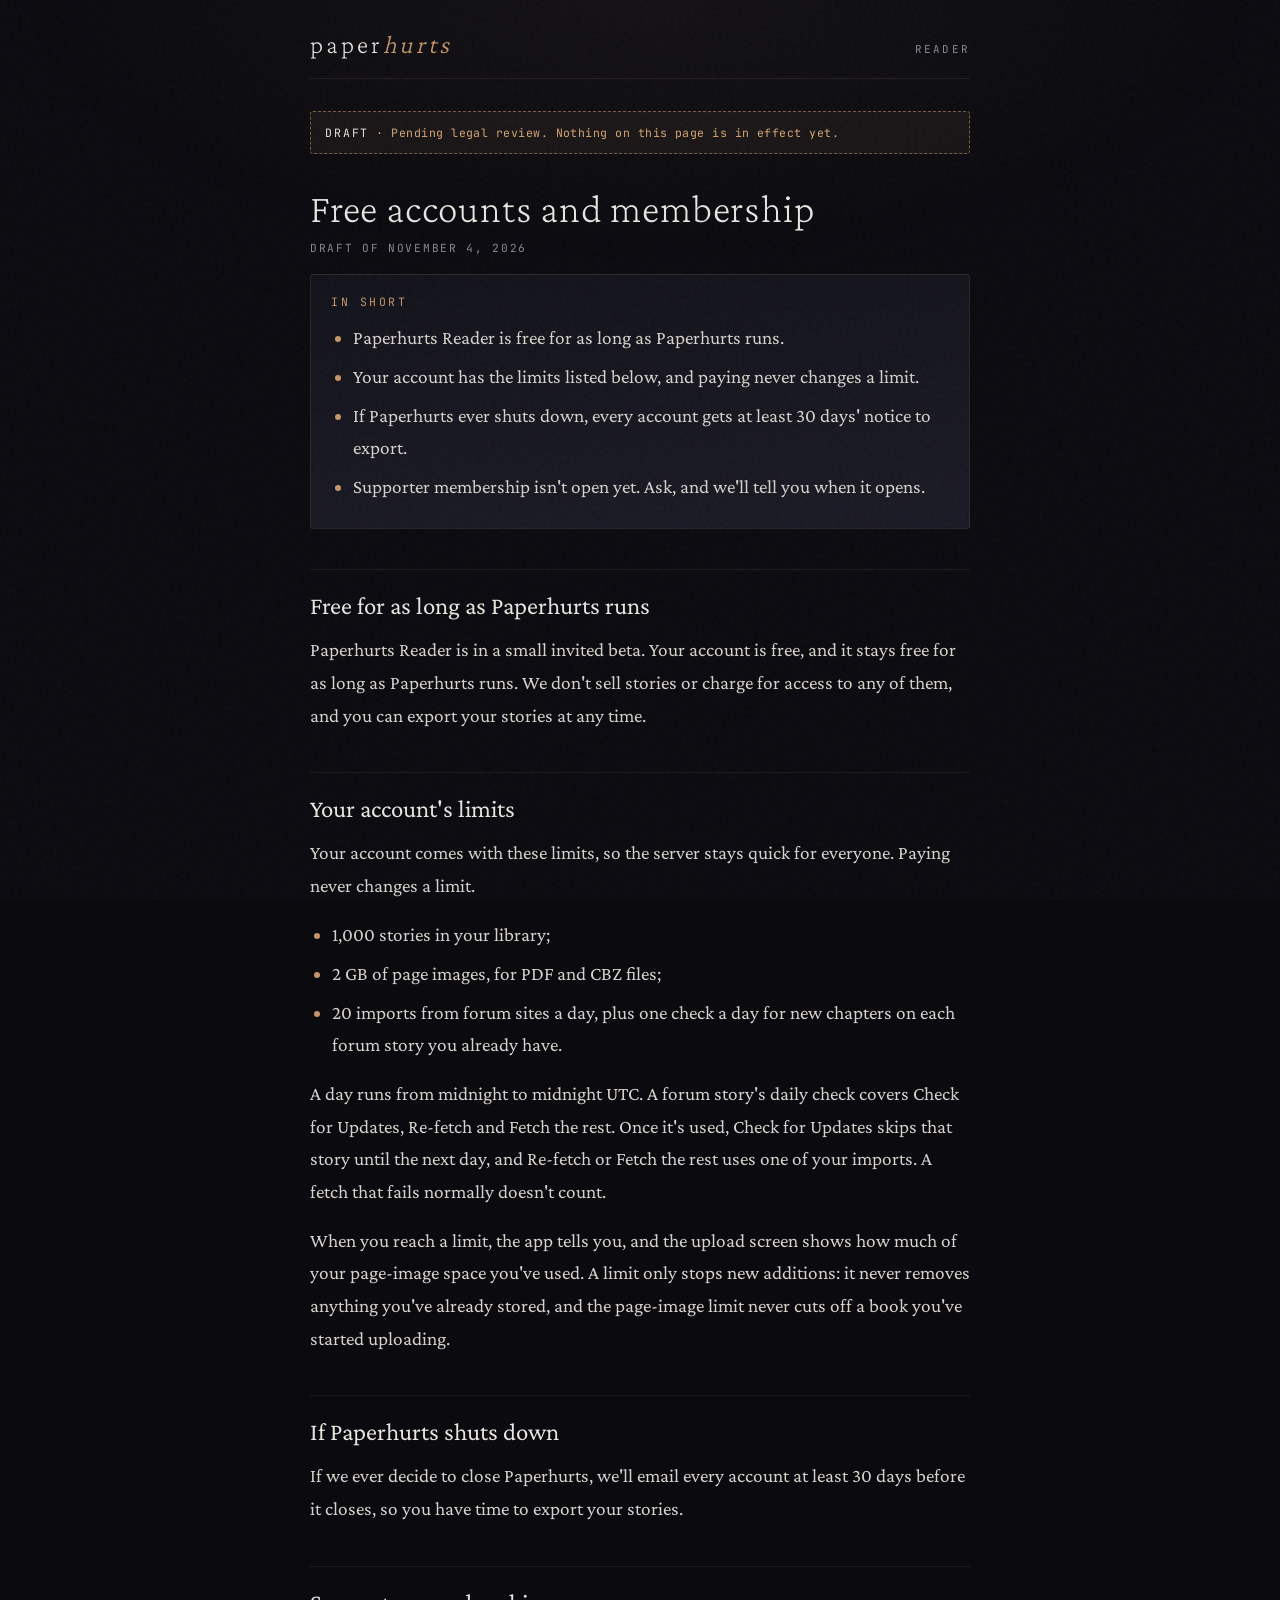
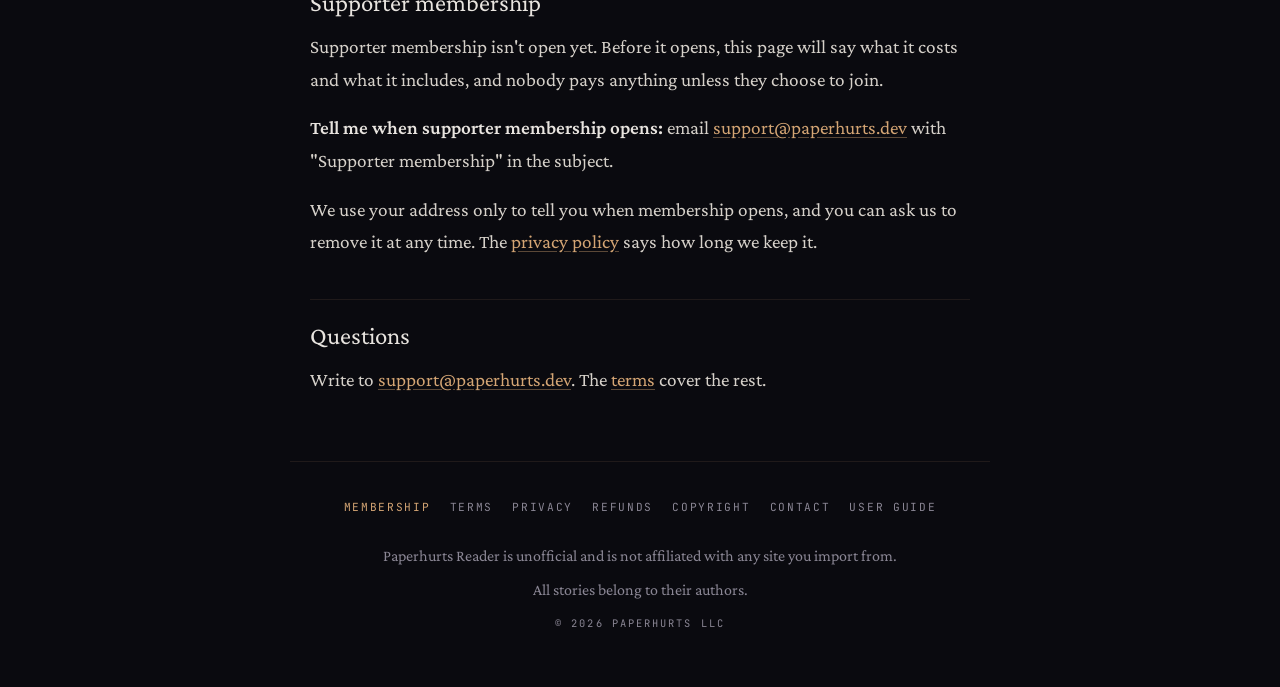
<file: membership/index.html>
<!DOCTYPE html>
<html lang="en">
<head>
<meta charset="UTF-8">
<meta name="viewport" content="width=device-width, initial-scale=1.0">
<meta name="robots" content="noarchive">
<meta name="description" content="Paperhurts Reader is free for as long as Paperhurts runs, with limits that paying never changes. Supporter membership isn't open yet: ask to hear when it opens.">
<title>Free accounts and membership · Paperhurts Reader</title>
<link href="../index_files/fonts.css" rel="stylesheet">
<link href="../assets/site.css" rel="stylesheet">
</head>
<body>
<div class="ambient"></div>

<main class="wrap">
  <header class="site-header">
    <a class="wordmark" href="../">paper<span>hurts</span></a>
    <span class="tag">Reader</span>
  </header>

  <p class="draft-banner"><strong>Draft</strong> · Pending legal review. Nothing on this page is in effect yet.</p>

  <article class="doc">
    <h1>Free accounts and membership</h1>
    <p class="updated">Draft of November 4, 2026</p>

    <div class="summary">
      <h2>In short</h2>
      <ul>
        <li>Paperhurts Reader is free for as long as Paperhurts runs.</li>
        <li>Your account has the limits listed below, and paying never changes a limit.</li>
        <li>If Paperhurts ever shuts down, every account gets at least 30 days' notice to export.</li>
        <li>Supporter membership isn't open yet. Ask, and we'll tell you when it opens.</li>
      </ul>
    </div>

    <h2>Free for as long as Paperhurts runs</h2>
    <p>Paperhurts Reader is in a small invited beta. Your account is free, and it stays free for as long as Paperhurts runs. We don't sell stories or charge for access to any of them, and you can export your stories at any time.</p>

    <h2 id="limits">Your account's limits</h2>
    <p>Your account comes with these limits, so the server stays quick for everyone. Paying never changes a limit.</p>
    <ul>
      <li>1,000 stories in your library;</li>
      <li>2 GB of page images, for PDF and CBZ files;</li>
      <li>20 imports from forum sites a day, plus one check a day for new chapters on each forum story you already have.</li>
    </ul>
    <p>A day runs from midnight to midnight UTC. A forum story's daily check covers Check for Updates, Re-fetch and Fetch the rest. Once it's used, Check for Updates skips that story until the next day, and Re-fetch or Fetch the rest uses one of your imports. A fetch that fails normally doesn't count.</p>
    <p>When you reach a limit, the app tells you, and the upload screen shows how much of your page-image space you've used. A limit only stops new additions: it never removes anything you've already stored, and the page-image limit never cuts off a book you've started uploading.</p>

    <h2 id="shutdown">If Paperhurts shuts down</h2>
    <p>If we ever decide to close Paperhurts, we'll email every account at least 30 days before it closes, so you have time to export your stories.</p>

    <h2 id="supporter">Supporter membership</h2>
    <p>Supporter membership isn't open yet. Before it opens, this page will say what it costs and what it includes, and nobody pays anything unless they choose to join.</p>
    <p><strong>Tell me when supporter membership opens:</strong> email <a href="mailto:support@paperhurts.dev?subject=Supporter%20membership">support@paperhurts.dev</a> with "Supporter membership" in the subject.</p>
    <p>We use your address only to tell you when membership opens, and you can ask us to remove it at any time. The <a href="../privacy/#retention">privacy policy</a> says how long we keep it.</p>

    <h2>Questions</h2>
    <p>Write to <a href="mailto:support@paperhurts.dev">support@paperhurts.dev</a>. The <a href="../terms/">terms</a> cover the rest.</p>
  </article>
</main>

<footer class="site-footer">
  <nav aria-label="Site">
    <a href="../membership/" aria-current="page">Membership</a>
    <a href="../terms/">Terms</a>
    <a href="../privacy/">Privacy</a>
    <a href="../refunds/">Refunds</a>
    <a href="../copyright/">Copyright</a>
    <a href="../contact/">Contact</a>
    <a href="../guide/">User guide</a>
  </nav>
  <p>Paperhurts Reader is unofficial and is not affiliated with any site you import from.</p>
  <p>All stories belong to their authors.</p>
  <p class="copy">© 2026 paperhurts LLC</p>
</footer>
</body>
</html>
</file>
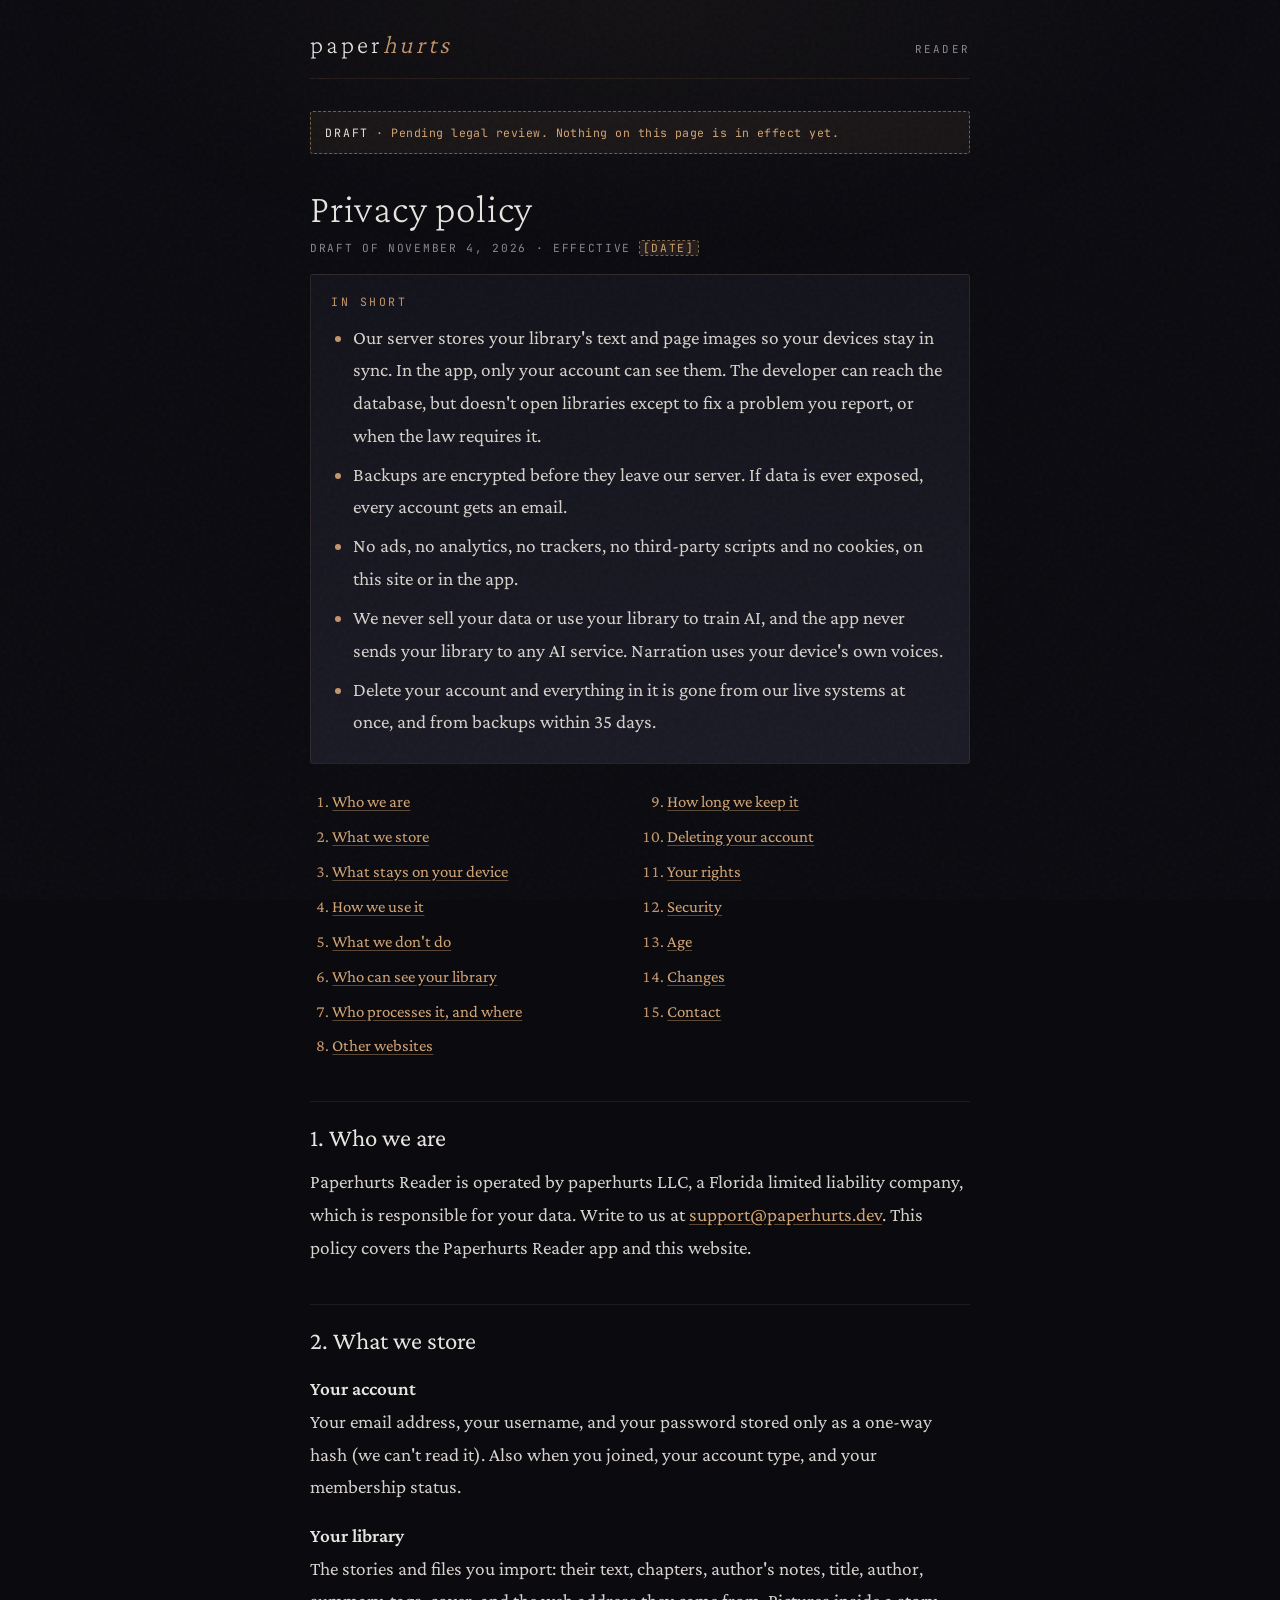
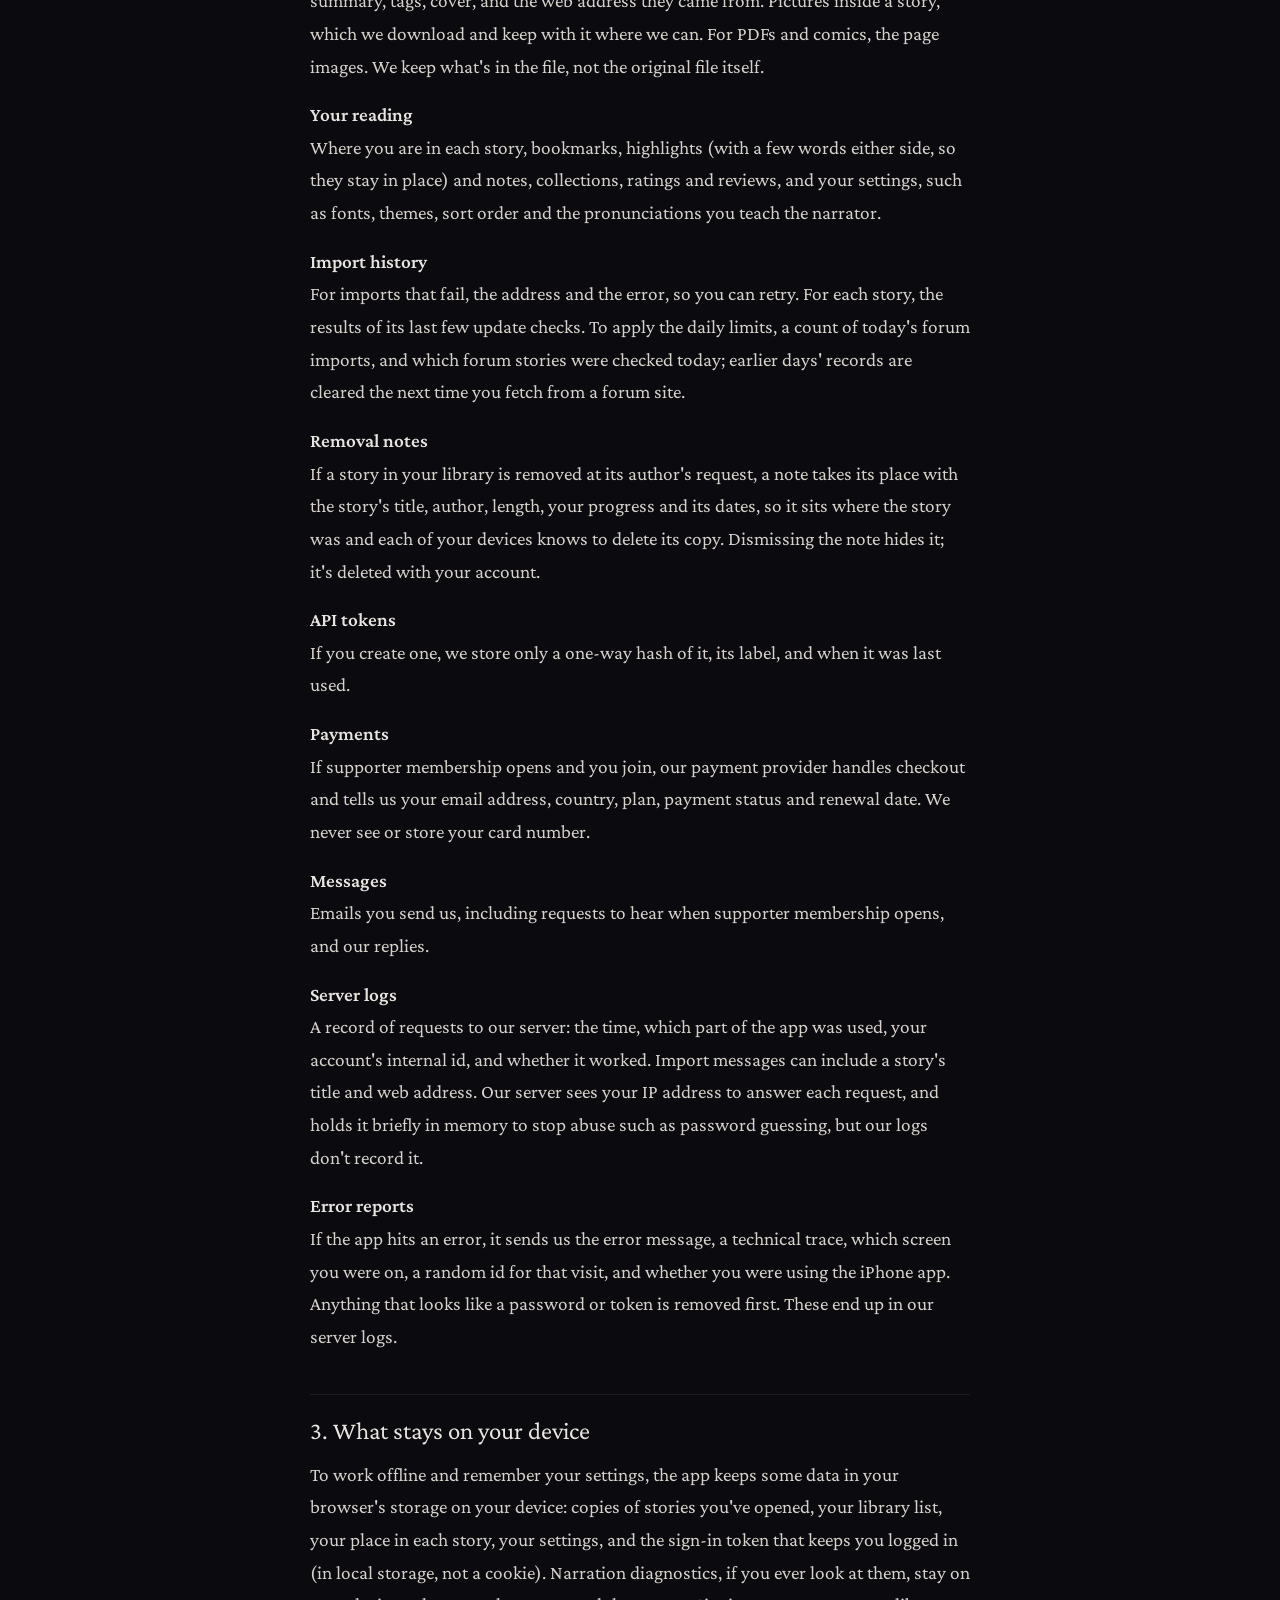
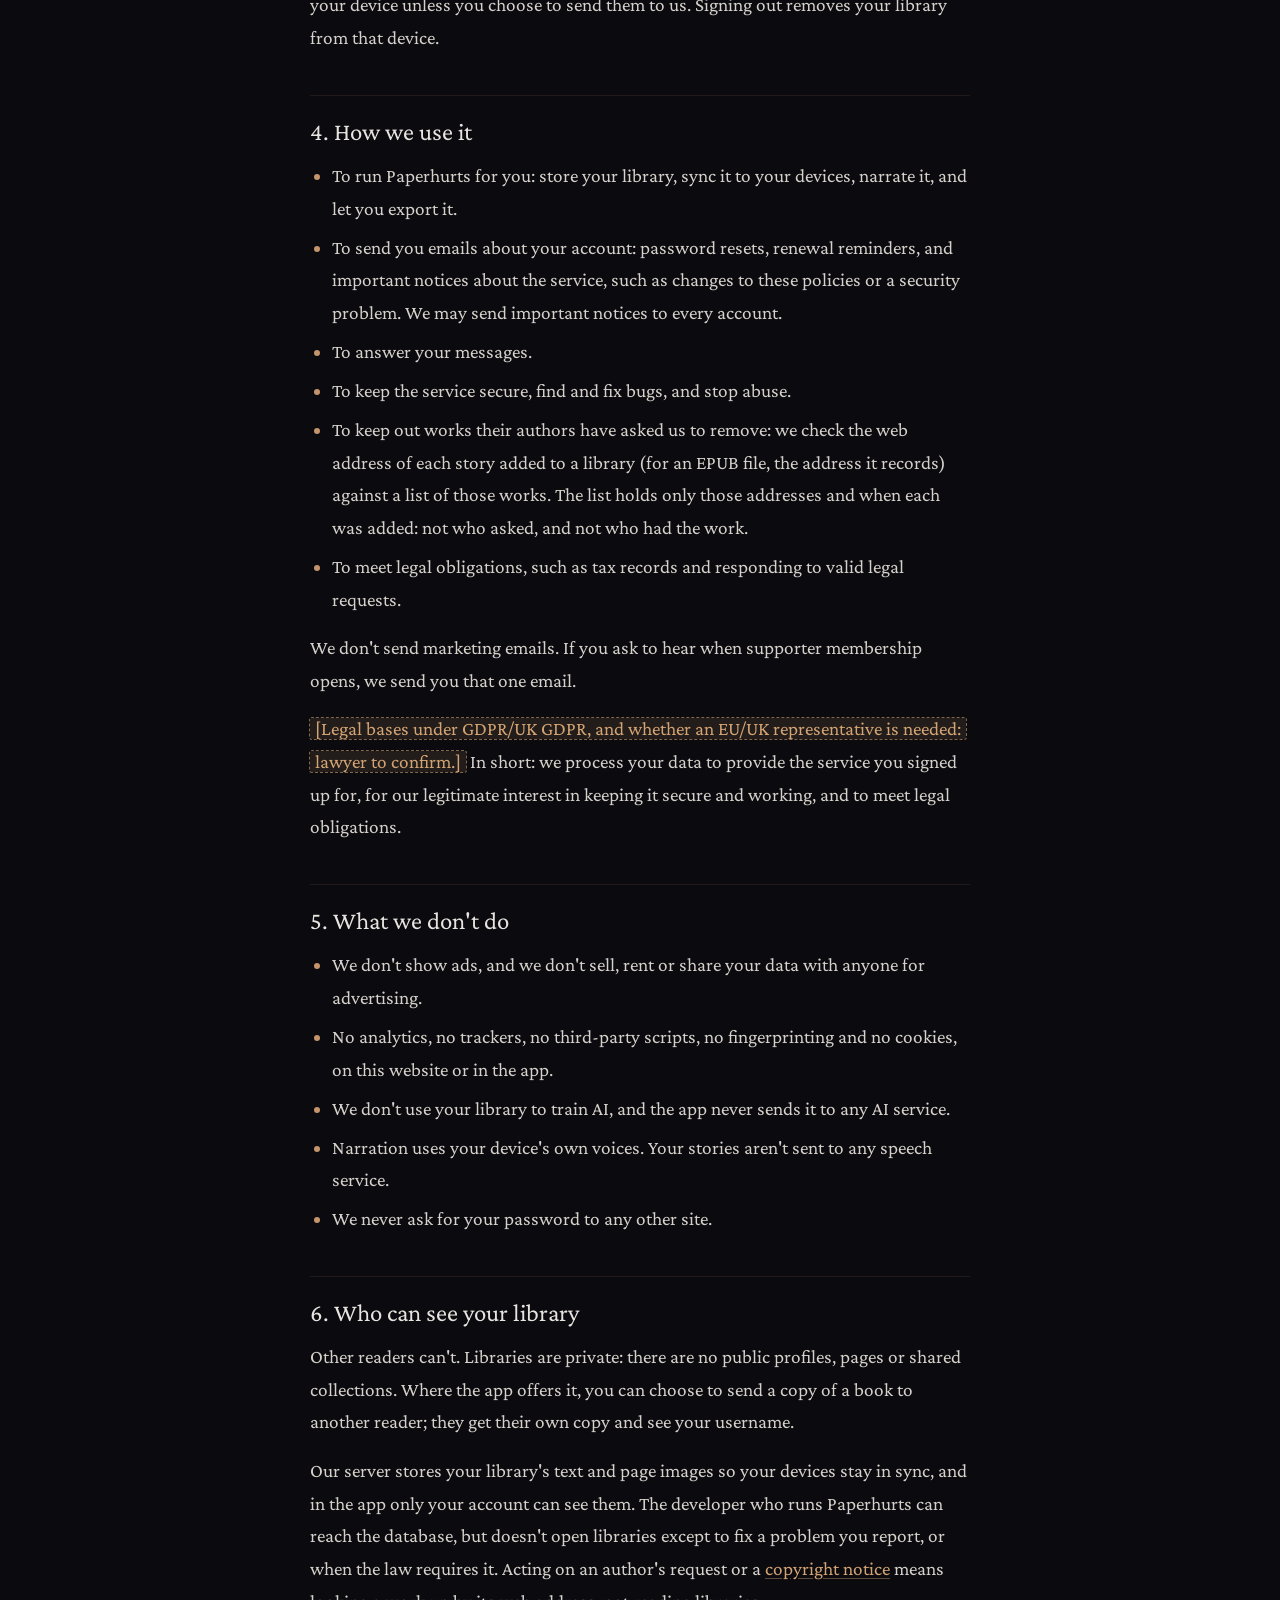
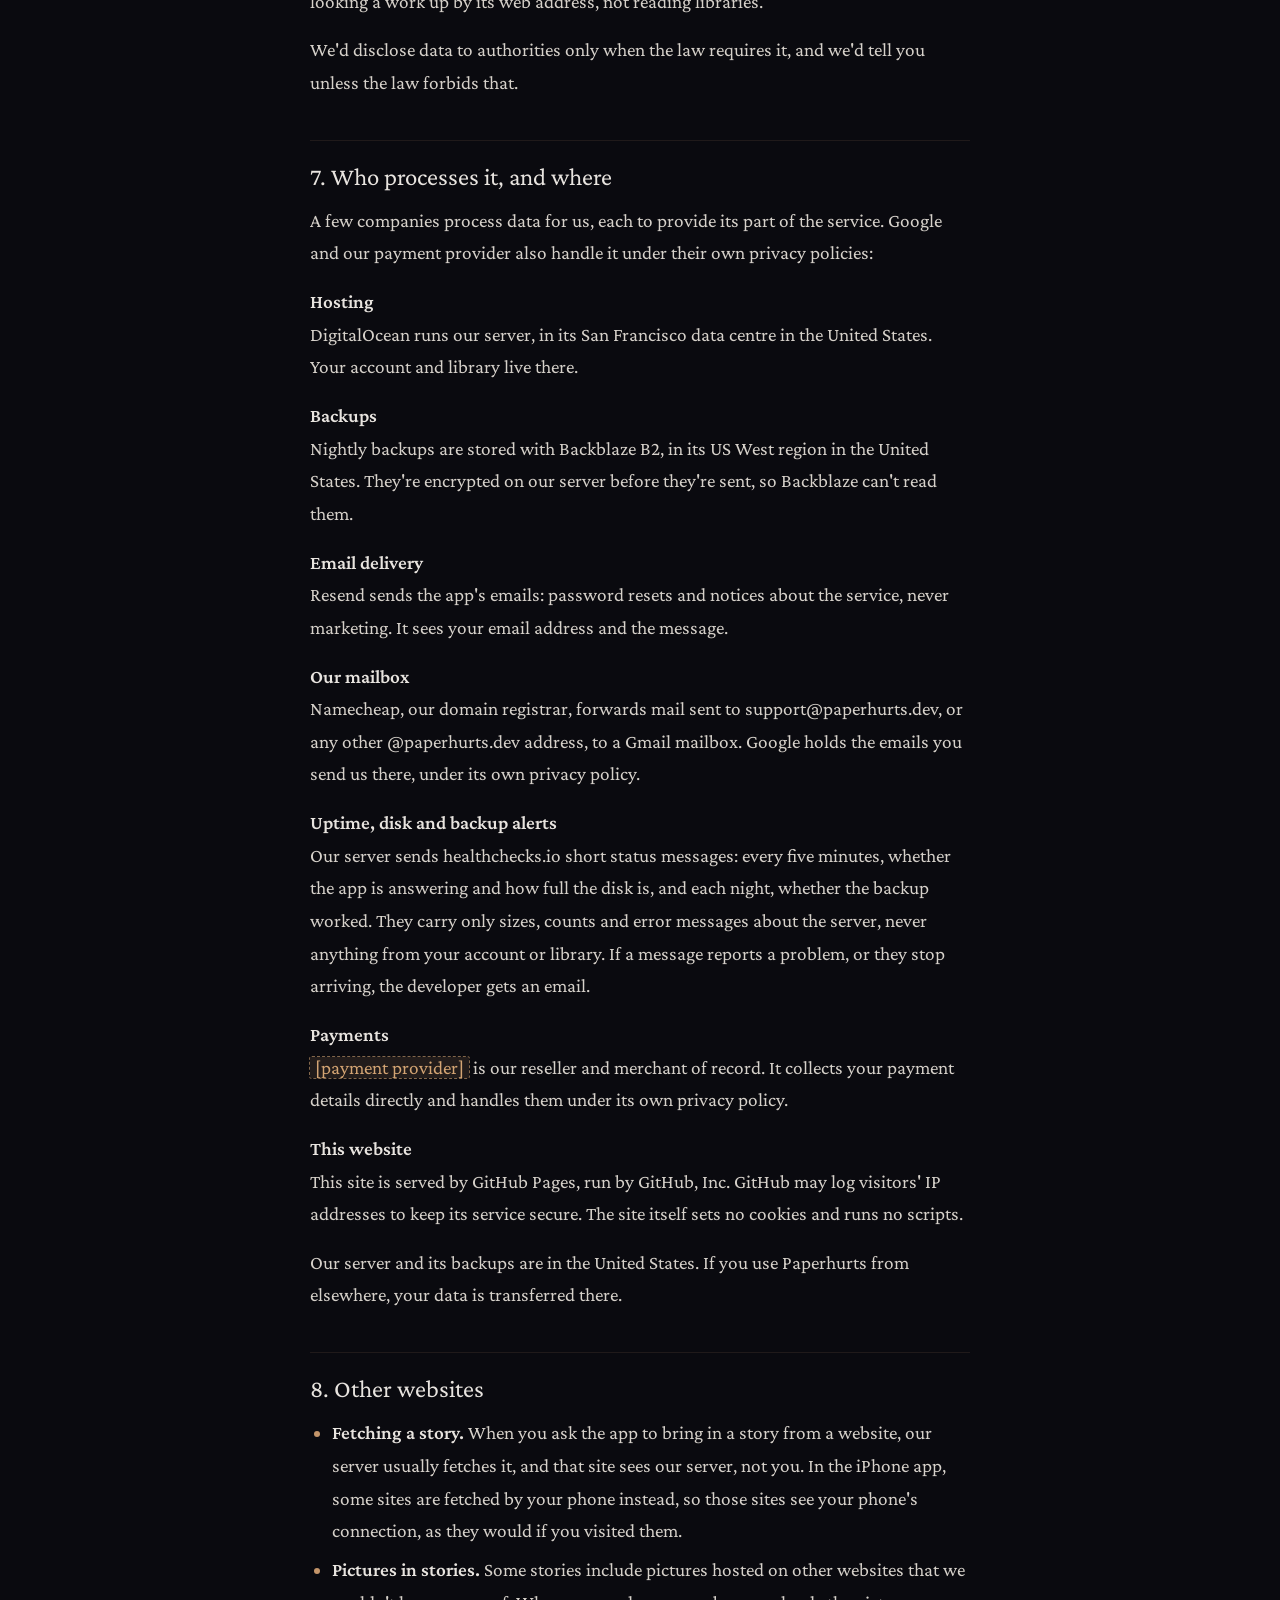
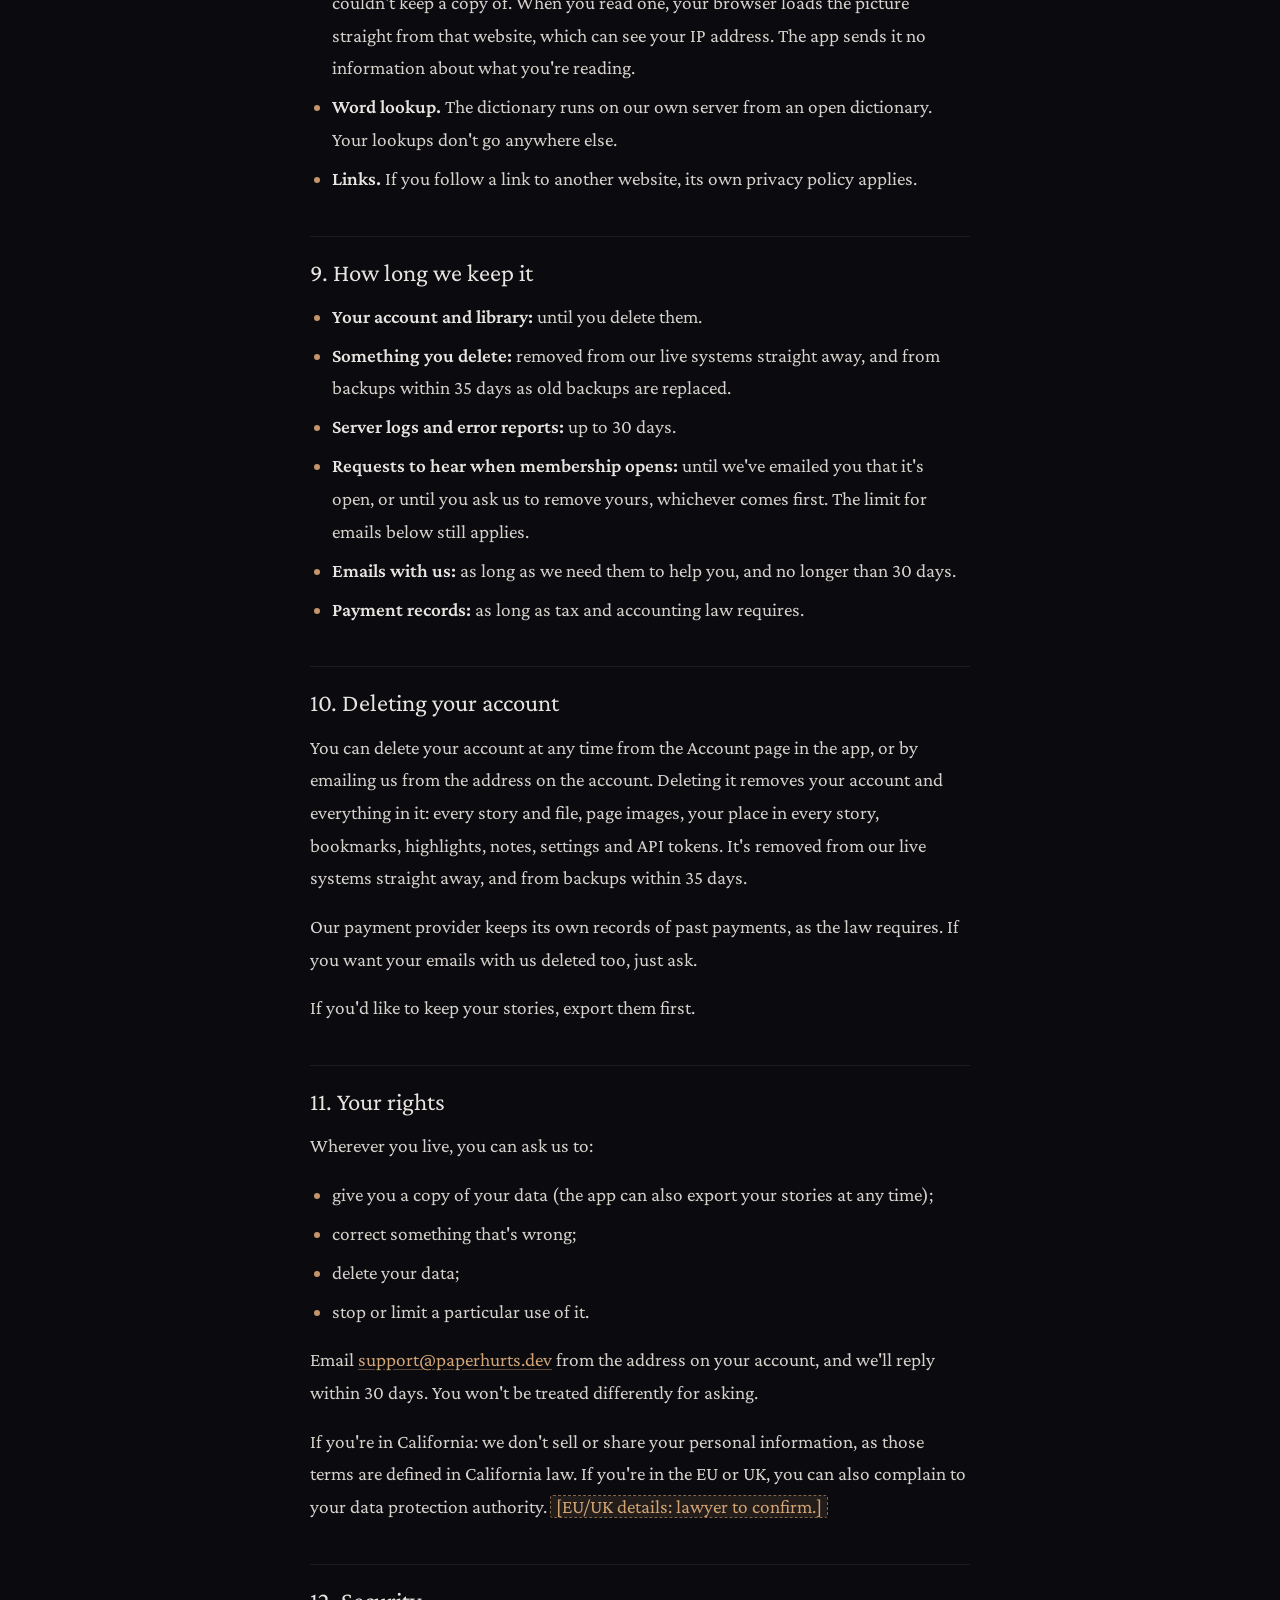
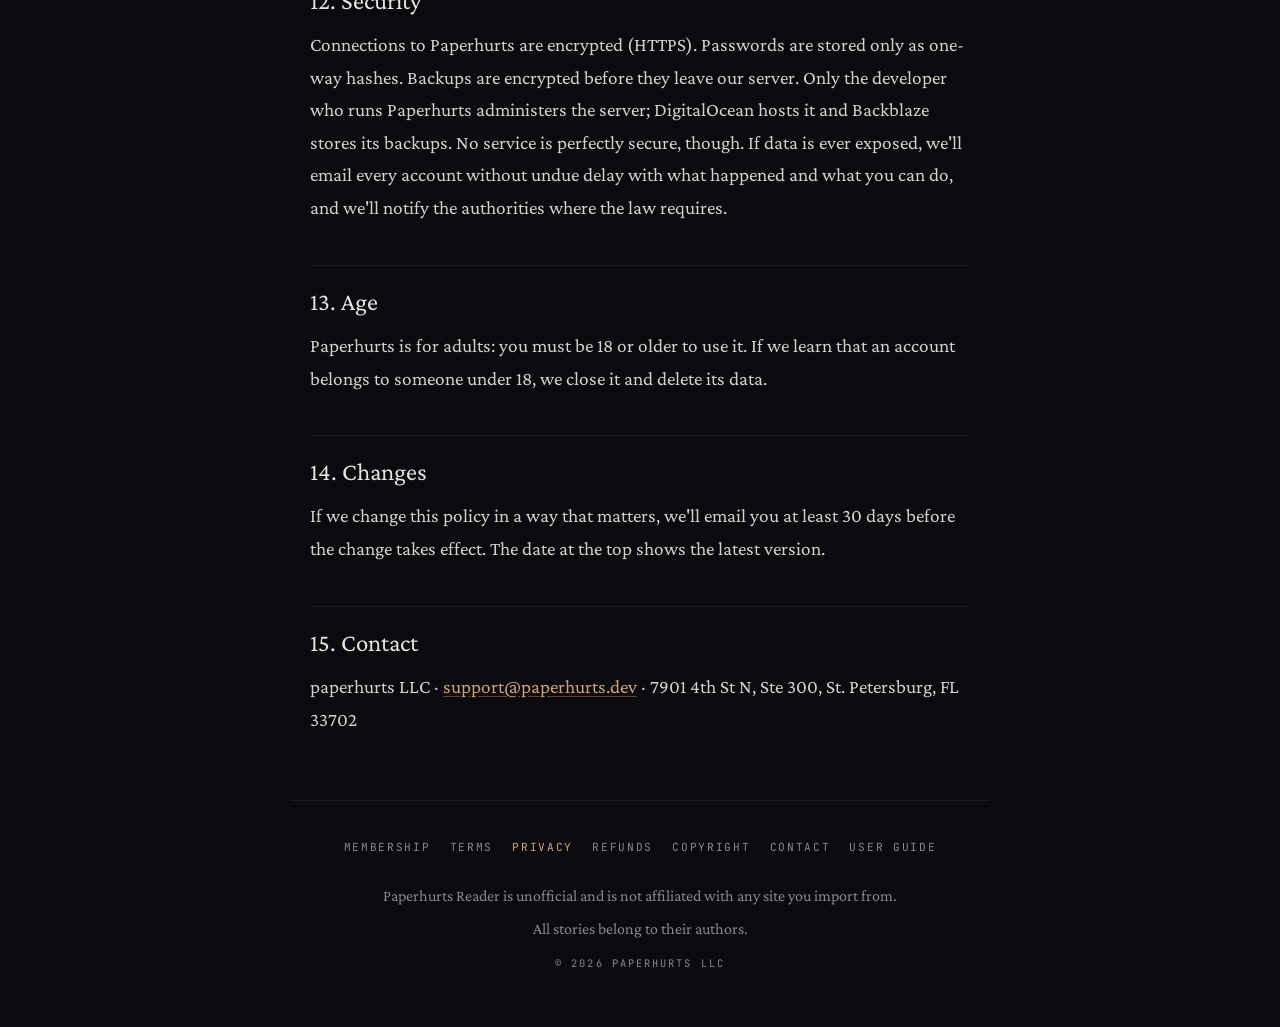
<file: privacy/index.html>
<!DOCTYPE html>
<html lang="en">
<head>
<meta charset="UTF-8">
<meta name="viewport" content="width=device-width, initial-scale=1.0">
<meta name="robots" content="noarchive">
<meta name="description" content="Paperhurts Reader privacy policy: what we store and where, who processes it, how deletion works, and why there are no ads, analytics or trackers.">
<title>Privacy policy · Paperhurts Reader</title>
<link href="../index_files/fonts.css" rel="stylesheet">
<link href="../assets/site.css" rel="stylesheet">
</head>
<body>
<div class="ambient"></div>

<main class="wrap">
  <header class="site-header">
    <a class="wordmark" href="../">paper<span>hurts</span></a>
    <span class="tag">Reader</span>
  </header>

  <p class="draft-banner"><strong>Draft</strong> · Pending legal review. Nothing on this page is in effect yet.</p>

  <article class="doc">
    <h1>Privacy policy</h1>
    <p class="updated">Draft of November 4, 2026 · Effective <span class="ph">[date]</span></p>

    <div class="summary">
      <h2>In short</h2>
      <ul>
        <li>Our server stores your library's text and page images so your devices stay in sync. In the app, only your account can see them. The developer can reach the database, but doesn't open libraries except to fix a problem you report, or when the law requires it.</li>
        <li>Backups are encrypted before they leave our server. If data is ever exposed, every account gets an email.</li>
        <li>No ads, no analytics, no trackers, no third-party scripts and no cookies, on this site or in the app.</li>
        <li>We never sell your data or use your library to train AI, and the app never sends your library to any AI service. Narration uses your device's own voices.</li>
        <li>Delete your account and everything in it is gone from our live systems at once, and from backups within 35 days.</li>
      </ul>
    </div>

    <nav class="toc" aria-label="On this page">
      <ol>
        <li><a href="#who">Who we are</a></li>
        <li><a href="#what">What we store</a></li>
        <li><a href="#device">What stays on your device</a></li>
        <li><a href="#use">How we use it</a></li>
        <li><a href="#dont">What we don't do</a></li>
        <li><a href="#see">Who can see your library</a></li>
        <li><a href="#processors">Who processes it, and where</a></li>
        <li><a href="#other-sites">Other websites</a></li>
        <li><a href="#retention">How long we keep it</a></li>
        <li><a href="#deleting">Deleting your account</a></li>
        <li><a href="#rights">Your rights</a></li>
        <li><a href="#security">Security</a></li>
        <li><a href="#age">Age</a></li>
        <li><a href="#changes">Changes</a></li>
        <li><a href="#contact">Contact</a></li>
      </ol>
    </nav>

    <h2 id="who">1. Who we are</h2>
    <p>Paperhurts Reader is operated by paperhurts LLC, a Florida limited liability company, which is responsible for your data. Write to us at <a href="mailto:support@paperhurts.dev?subject=Privacy">support@paperhurts.dev</a>. This policy covers the Paperhurts Reader app and this website.</p>

    <h2 id="what">2. What we store</h2>
    <dl>
      <dt>Your account</dt>
      <dd><p>Your email address, your username, and your password stored only as a one-way hash (we can't read it). Also when you joined, your account type, and your membership status.</p></dd>

      <dt>Your library</dt>
      <dd><p>The stories and files you import: their text, chapters, author's notes, title, author, summary, tags, cover, and the web address they came from. Pictures inside a story, which we download and keep with it where we can. For PDFs and comics, the page images. We keep what's in the file, not the original file itself.</p></dd>

      <dt>Your reading</dt>
      <dd><p>Where you are in each story, bookmarks, highlights (with a few words either side, so they stay in place) and notes, collections, ratings and reviews, and your settings, such as fonts, themes, sort order and the pronunciations you teach the narrator.</p></dd>

      <dt>Import history</dt>
      <dd><p>For imports that fail, the address and the error, so you can retry. For each story, the results of its last few update checks. To apply the daily limits, a count of today's forum imports, and which forum stories were checked today; earlier days' records are cleared the next time you fetch from a forum site.</p></dd>

      <dt>Removal notes</dt>
      <dd><p>If a story in your library is removed at its author's request, a note takes its place with the story's title, author, length, your progress and its dates, so it sits where the story was and each of your devices knows to delete its copy. Dismissing the note hides it; it's deleted with your account.</p></dd>

      <dt>API tokens</dt>
      <dd><p>If you create one, we store only a one-way hash of it, its label, and when it was last used.</p></dd>

      <dt>Payments</dt>
      <dd><p>If supporter membership opens and you join, our payment provider handles checkout and tells us your email address, country, plan, payment status and renewal date. We never see or store your card number.</p></dd>

      <dt>Messages</dt>
      <dd><p>Emails you send us, including requests to hear when supporter membership opens, and our replies.</p></dd>

      <dt>Server logs</dt>
      <dd><p>A record of requests to our server: the time, which part of the app was used, your account's internal id, and whether it worked. Import messages can include a story's title and web address. Our server sees your IP address to answer each request, and holds it briefly in memory to stop abuse such as password guessing, but our logs don't record it.</p></dd>

      <dt>Error reports</dt>
      <dd><p>If the app hits an error, it sends us the error message, a technical trace, which screen you were on, a random id for that visit, and whether you were using the iPhone app. Anything that looks like a password or token is removed first. These end up in our server logs.</p></dd>
    </dl>

    <h2 id="device">3. What stays on your device</h2>
    <p>To work offline and remember your settings, the app keeps some data in your browser's storage on your device: copies of stories you've opened, your library list, your place in each story, your settings, and the sign-in token that keeps you logged in (in local storage, not a cookie). Narration diagnostics, if you ever look at them, stay on your device unless you choose to send them to us. Signing out removes your library from that device.</p>

    <h2 id="use">4. How we use it</h2>
    <ul>
      <li>To run Paperhurts for you: store your library, sync it to your devices, narrate it, and let you export it.</li>
      <li>To send you emails about your account: password resets, renewal reminders, and important notices about the service, such as changes to these policies or a security problem. We may send important notices to every account.</li>
      <li>To answer your messages.</li>
      <li>To keep the service secure, find and fix bugs, and stop abuse.</li>
      <li>To keep out works their authors have asked us to remove: we check the web address of each story added to a library (for an EPUB file, the address it records) against a list of those works. The list holds only those addresses and when each was added: not who asked, and not who had the work.</li>
      <li>To meet legal obligations, such as tax records and responding to valid legal requests.</li>
    </ul>
    <p>We don't send marketing emails. If you ask to hear when supporter membership opens, we send you that one email.</p>
    <p><span class="ph">[Legal bases under GDPR/UK GDPR, and whether an EU/UK representative is needed: lawyer to confirm.]</span> In short: we process your data to provide the service you signed up for, for our legitimate interest in keeping it secure and working, and to meet legal obligations.</p>

    <h2 id="dont">5. What we don't do</h2>
    <ul>
      <li>We don't show ads, and we don't sell, rent or share your data with anyone for advertising.</li>
      <li>No analytics, no trackers, no third-party scripts, no fingerprinting and no cookies, on this website or in the app.</li>
      <li>We don't use your library to train AI, and the app never sends it to any AI service.</li>
      <li>Narration uses your device's own voices. Your stories aren't sent to any speech service.</li>
      <li>We never ask for your password to any other site.</li>
    </ul>

    <h2 id="see">6. Who can see your library</h2>
    <p>Other readers can't. Libraries are private: there are no public profiles, pages or shared collections. Where the app offers it, you can choose to send a copy of a book to another reader; they get their own copy and see your username.</p>
    <p>Our server stores your library's text and page images so your devices stay in sync, and in the app only your account can see them. The developer who runs Paperhurts can reach the database, but doesn't open libraries except to fix a problem you report, or when the law requires it. Acting on an author's request or a <a href="../copyright/">copyright notice</a> means looking a work up by its web address, not reading libraries.</p>
    <p>We'd disclose data to authorities only when the law requires it, and we'd tell you unless the law forbids that.</p>

    <h2 id="processors">7. Who processes it, and where</h2>
    <p>A few companies process data for us, each to provide its part of the service. Google and our payment provider also handle it under their own privacy policies:</p>
    <dl>
      <dt>Hosting</dt>
      <dd><p>DigitalOcean runs our server, in its San Francisco data centre in the United States. Your account and library live there.</p></dd>
      <dt>Backups</dt>
      <dd><p>Nightly backups are stored with Backblaze B2, in its US West region in the United States. They're encrypted on our server before they're sent, so Backblaze can't read them.</p></dd>
      <dt>Email delivery</dt>
      <dd><p>Resend sends the app's emails: password resets and notices about the service, never marketing. It sees your email address and the message.</p></dd>
      <dt>Our mailbox</dt>
      <dd><p>Namecheap, our domain registrar, forwards mail sent to support@paperhurts.dev, or any other @paperhurts.dev address, to a Gmail mailbox. Google holds the emails you send us there, under its own privacy policy.</p></dd>
      <dt>Uptime, disk and backup alerts</dt>
      <dd><p>Our server sends healthchecks.io short status messages: every five minutes, whether the app is answering and how full the disk is, and each night, whether the backup worked. They carry only sizes, counts and error messages about the server, never anything from your account or library. If a message reports a problem, or they stop arriving, the developer gets an email.</p></dd>
      <dt>Payments</dt>
      <dd><p><span class="ph">[payment provider]</span> is our reseller and merchant of record. It collects your payment details directly and handles them under its own privacy policy.</p></dd>
      <dt>This website</dt>
      <dd><p>This site is served by GitHub Pages, run by GitHub, Inc. GitHub may log visitors' IP addresses to keep its service secure. The site itself sets no cookies and runs no scripts.</p></dd>
    </dl>
    <p>Our server and its backups are in the United States. If you use Paperhurts from elsewhere, your data is transferred there.</p>

    <h2 id="other-sites">8. Other websites</h2>
    <ul>
      <li><strong>Fetching a story.</strong> When you ask the app to bring in a story from a website, our server usually fetches it, and that site sees our server, not you. In the iPhone app, some sites are fetched by your phone instead, so those sites see your phone's connection, as they would if you visited them.</li>
      <li><strong>Pictures in stories.</strong> Some stories include pictures hosted on other websites that we couldn't keep a copy of. When you read one, your browser loads the picture straight from that website, which can see your IP address. The app sends it no information about what you're reading.</li>
      <li><strong>Word lookup.</strong> The dictionary runs on our own server from an open dictionary. Your lookups don't go anywhere else.</li>
      <li><strong>Links.</strong> If you follow a link to another website, its own privacy policy applies.</li>
    </ul>

    <h2 id="retention">9. How long we keep it</h2>
    <ul>
      <li><strong>Your account and library:</strong> until you delete them.</li>
      <li><strong>Something you delete:</strong> removed from our live systems straight away, and from backups within 35 days as old backups are replaced.</li>
      <li><strong>Server logs and error reports:</strong> up to 30 days.</li>
      <li><strong>Requests to hear when membership opens:</strong> until we've emailed you that it's open, or until you ask us to remove yours, whichever comes first. The limit for emails below still applies.</li>
      <li><strong>Emails with us:</strong> as long as we need them to help you, and no longer than 30 days.</li>
      <li><strong>Payment records:</strong> as long as tax and accounting law requires.</li>
    </ul>

    <h2 id="deleting">10. Deleting your account</h2>
    <p>You can delete your account at any time from the Account page in the app, or by emailing us from the address on the account. Deleting it removes your account and everything in it: every story and file, page images, your place in every story, bookmarks, highlights, notes, settings and API tokens. It's removed from our live systems straight away, and from backups within 35 days.</p>
    <p>Our payment provider keeps its own records of past payments, as the law requires. If you want your emails with us deleted too, just ask.</p>
    <p>If you'd like to keep your stories, export them first.</p>

    <h2 id="rights">11. Your rights</h2>
    <p>Wherever you live, you can ask us to:</p>
    <ul>
      <li>give you a copy of your data (the app can also export your stories at any time);</li>
      <li>correct something that's wrong;</li>
      <li>delete your data;</li>
      <li>stop or limit a particular use of it.</li>
    </ul>
    <p>Email <a href="mailto:support@paperhurts.dev?subject=Privacy">support@paperhurts.dev</a> from the address on your account, and we'll reply within 30 days. You won't be treated differently for asking.</p>
    <p>If you're in California: we don't sell or share your personal information, as those terms are defined in California law. If you're in the EU or UK, you can also complain to your data protection authority. <span class="ph">[EU/UK details: lawyer to confirm.]</span></p>

    <h2 id="security">12. Security</h2>
    <p>Connections to Paperhurts are encrypted (HTTPS). Passwords are stored only as one-way hashes. Backups are encrypted before they leave our server. Only the developer who runs Paperhurts administers the server; DigitalOcean hosts it and Backblaze stores its backups. No service is perfectly secure, though. If data is ever exposed, we'll email every account without undue delay with what happened and what you can do, and we'll notify the authorities where the law requires.</p>

    <h2 id="age">13. Age</h2>
    <p>Paperhurts is for adults: you must be 18 or older to use it. If we learn that an account belongs to someone under 18, we close it and delete its data.</p>

    <h2 id="changes">14. Changes</h2>
    <p>If we change this policy in a way that matters, we'll email you at least 30 days before the change takes effect. The date at the top shows the latest version.</p>

    <h2 id="contact">15. Contact</h2>
    <p>paperhurts LLC · <a href="mailto:support@paperhurts.dev?subject=Privacy">support@paperhurts.dev</a> · 7901 4th St N, Ste 300, St. Petersburg, FL 33702</p>
  </article>
</main>

<footer class="site-footer">
  <nav aria-label="Site">
    <a href="../membership/">Membership</a>
    <a href="../terms/">Terms</a>
    <a href="../privacy/" aria-current="page">Privacy</a>
    <a href="../refunds/">Refunds</a>
    <a href="../copyright/">Copyright</a>
    <a href="../contact/">Contact</a>
    <a href="../guide/">User guide</a>
  </nav>
  <p>Paperhurts Reader is unofficial and is not affiliated with any site you import from.</p>
  <p>All stories belong to their authors.</p>
  <p class="copy">© 2026 paperhurts LLC</p>
</footer>
</body>
</html>
</file>
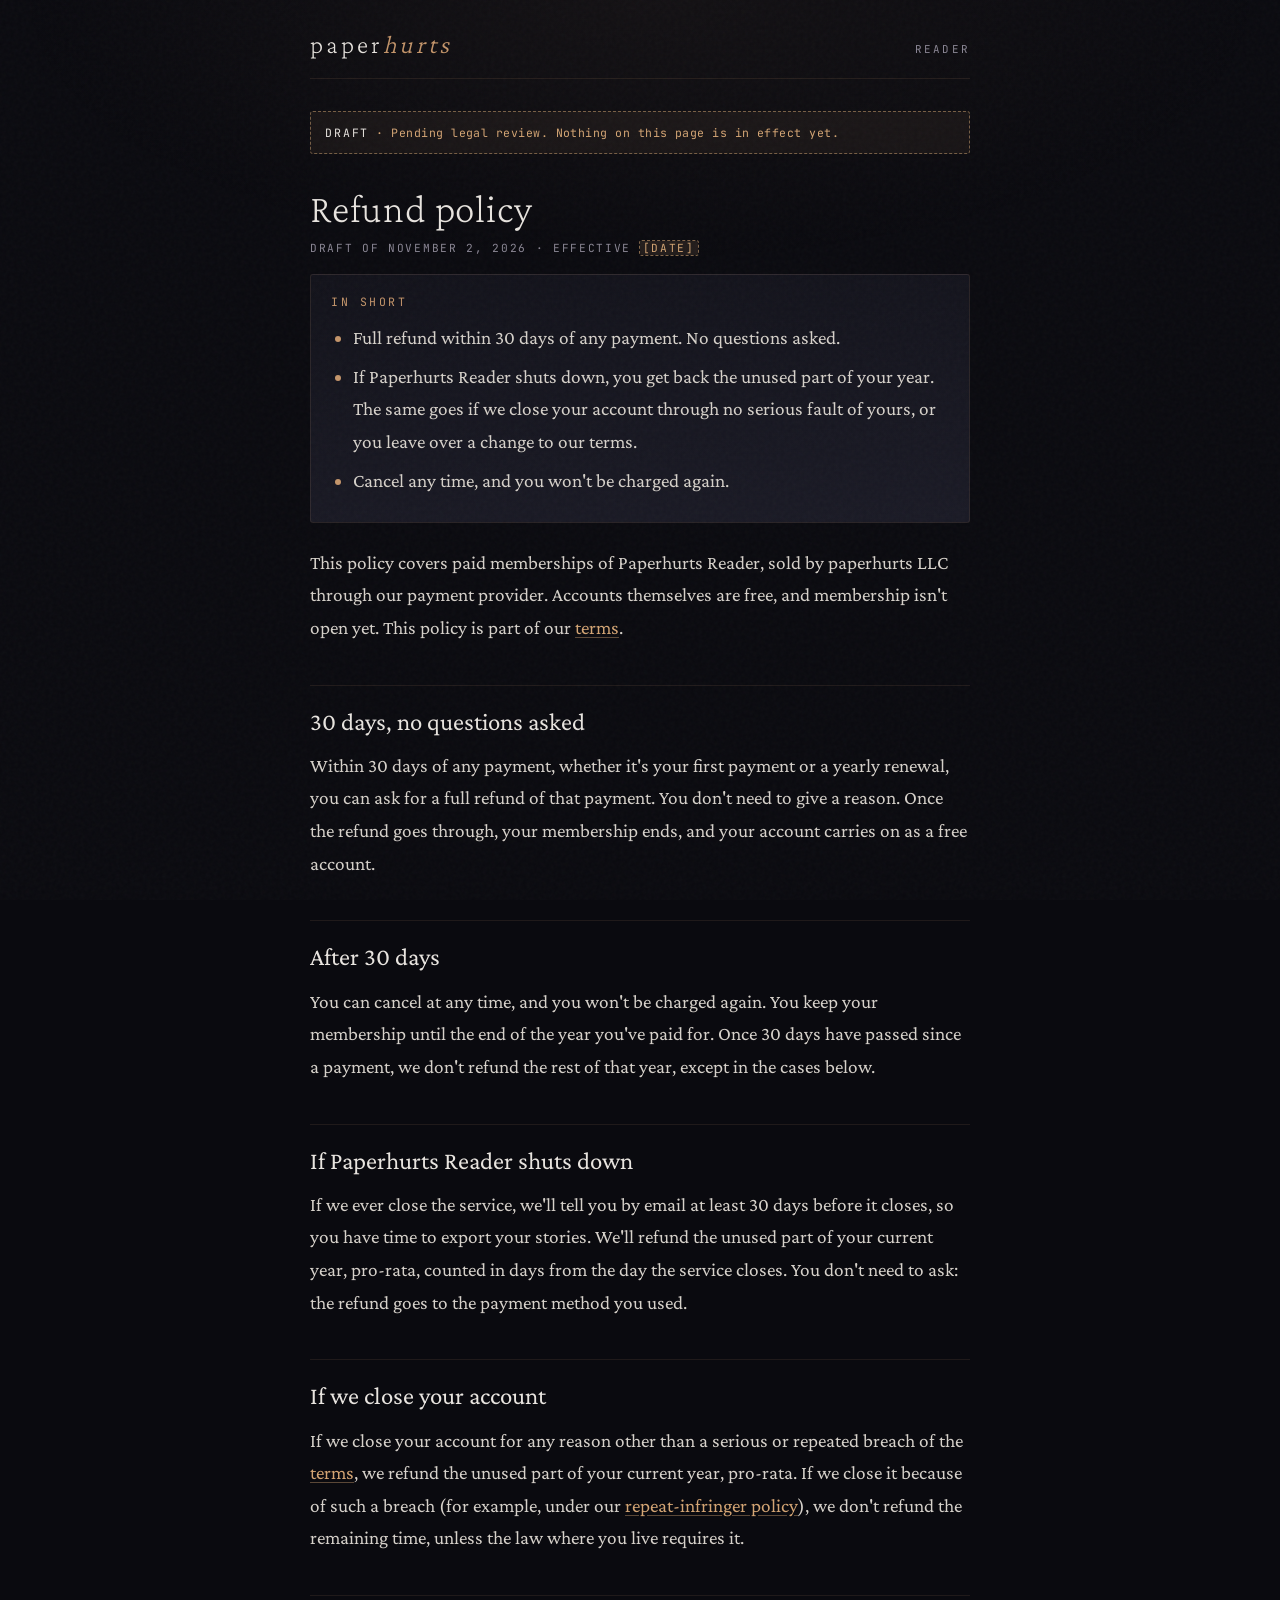
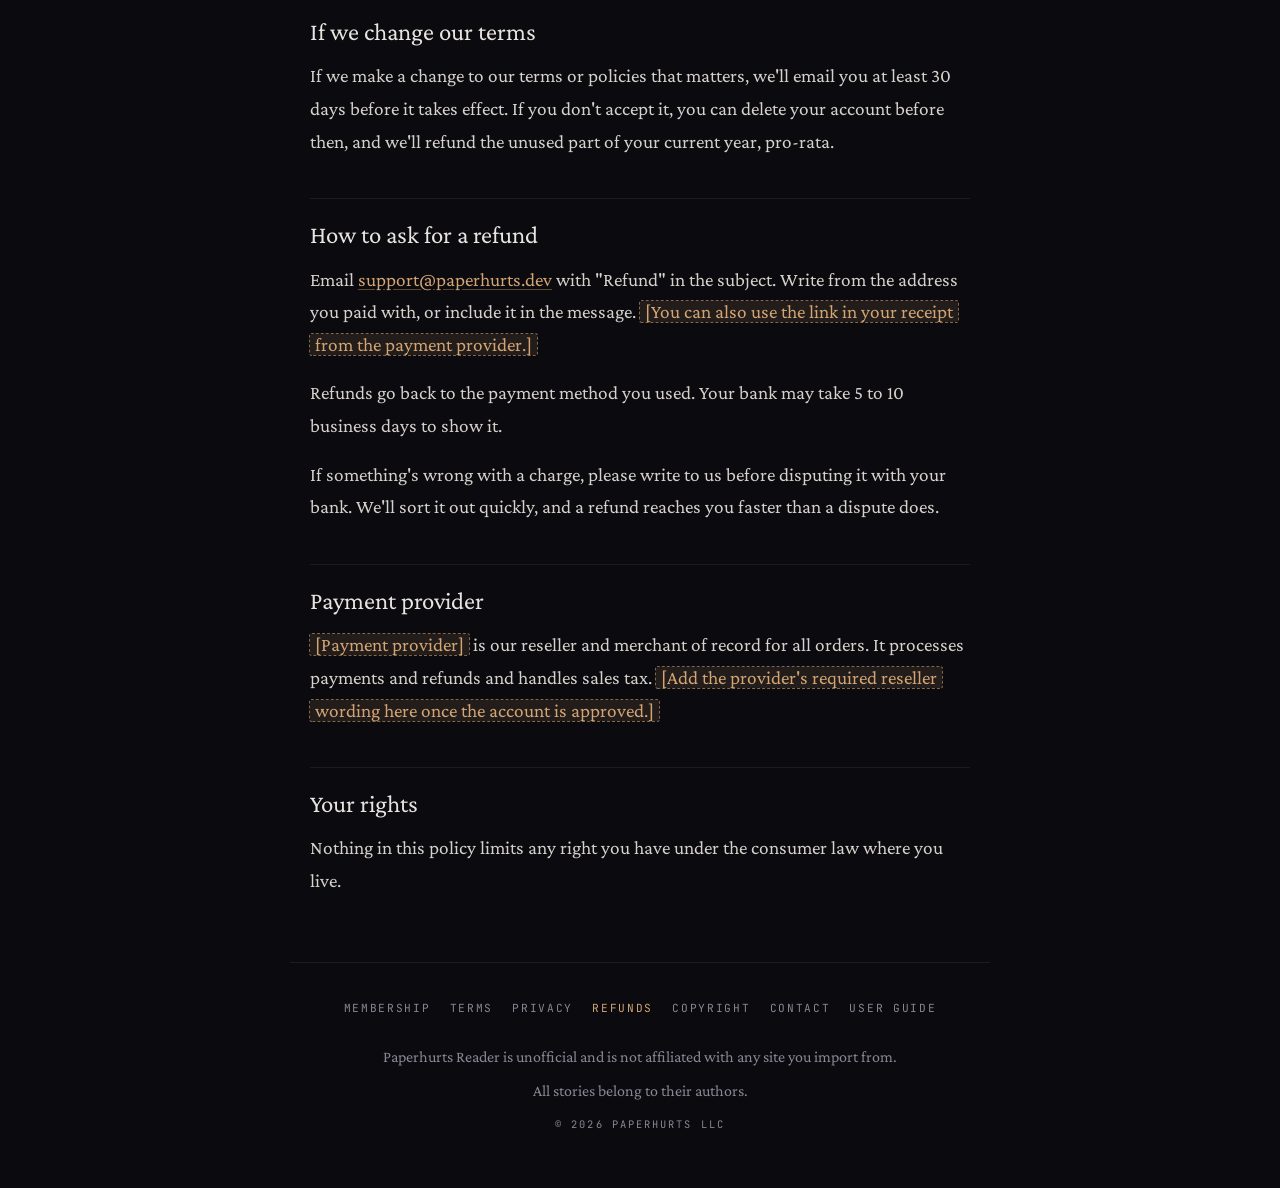
<file: refunds/index.html>
<!DOCTYPE html>
<html lang="en">
<head>
<meta charset="UTF-8">
<meta name="viewport" content="width=device-width, initial-scale=1.0">
<meta name="robots" content="noarchive">
<meta name="description" content="Paperhurts Reader refund policy: a full refund within 30 days of any payment, and a pro-rata refund if the service shuts down.">
<title>Refund policy · Paperhurts Reader</title>
<link href="../index_files/fonts.css" rel="stylesheet">
<link href="../assets/site.css" rel="stylesheet">
</head>
<body>
<div class="ambient"></div>

<main class="wrap">
  <header class="site-header">
    <a class="wordmark" href="../">paper<span>hurts</span></a>
    <span class="tag">Reader</span>
  </header>

  <p class="draft-banner"><strong>Draft</strong> · Pending legal review. Nothing on this page is in effect yet.</p>

  <article class="doc">
    <h1>Refund policy</h1>
    <p class="updated">Draft of November 2, 2026 · Effective <span class="ph">[date]</span></p>

    <div class="summary">
      <h2>In short</h2>
      <ul>
        <li>Full refund within 30 days of any payment. No questions asked.</li>
        <li>If Paperhurts Reader shuts down, you get back the unused part of your year. The same goes if we close your account through no serious fault of yours, or you leave over a change to our terms.</li>
        <li>Cancel any time, and you won't be charged again.</li>
      </ul>
    </div>

    <p>This policy covers paid memberships of Paperhurts Reader, sold by paperhurts LLC through our payment provider. Accounts themselves are free, and membership isn't open yet. This policy is part of our <a href="../terms/">terms</a>.</p>

    <h2>30 days, no questions asked</h2>
    <p>Within 30 days of any payment, whether it's your first payment or a yearly renewal, you can ask for a full refund of that payment. You don't need to give a reason. Once the refund goes through, your membership ends, and your account carries on as a free account.</p>

    <h2>After 30 days</h2>
    <p>You can cancel at any time, and you won't be charged again. You keep your membership until the end of the year you've paid for. Once 30 days have passed since a payment, we don't refund the rest of that year, except in the cases below.</p>

    <h2>If Paperhurts Reader shuts down</h2>
    <p>If we ever close the service, we'll tell you by email at least 30 days before it closes, so you have time to export your stories. We'll refund the unused part of your current year, pro-rata, counted in days from the day the service closes. You don't need to ask: the refund goes to the payment method you used.</p>

    <h2>If we close your account</h2>
    <p>If we close your account for any reason other than a serious or repeated breach of the <a href="../terms/">terms</a>, we refund the unused part of your current year, pro-rata. If we close it because of such a breach (for example, under our <a href="../copyright/#repeat-infringers">repeat-infringer policy</a>), we don't refund the remaining time, unless the law where you live requires it.</p>

    <h2>If we change our terms</h2>
    <p>If we make a change to our terms or policies that matters, we'll email you at least 30 days before it takes effect. If you don't accept it, you can delete your account before then, and we'll refund the unused part of your current year, pro-rata.</p>

    <h2>How to ask for a refund</h2>
    <p>Email <a href="mailto:support@paperhurts.dev?subject=Refund">support@paperhurts.dev</a> with "Refund" in the subject. Write from the address you paid with, or include it in the message. <span class="ph">[You can also use the link in your receipt from the payment provider.]</span></p>
    <p>Refunds go back to the payment method you used. Your bank may take 5 to 10 business days to show it.</p>
    <p>If something's wrong with a charge, please write to us before disputing it with your bank. We'll sort it out quickly, and a refund reaches you faster than a dispute does.</p>

    <h2>Payment provider</h2>
    <p><span class="ph">[Payment provider]</span> is our reseller and merchant of record for all orders. It processes payments and refunds and handles sales tax. <span class="ph">[Add the provider's required reseller wording here once the account is approved.]</span></p>

    <h2>Your rights</h2>
    <p>Nothing in this policy limits any right you have under the consumer law where you live.</p>
  </article>
</main>

<footer class="site-footer">
  <nav aria-label="Site">
    <a href="../membership/">Membership</a>
    <a href="../terms/">Terms</a>
    <a href="../privacy/">Privacy</a>
    <a href="../refunds/" aria-current="page">Refunds</a>
    <a href="../copyright/">Copyright</a>
    <a href="../contact/">Contact</a>
    <a href="../guide/">User guide</a>
  </nav>
  <p>Paperhurts Reader is unofficial and is not affiliated with any site you import from.</p>
  <p>All stories belong to their authors.</p>
  <p class="copy">© 2026 paperhurts LLC</p>
</footer>
</body>
</html>
</file>
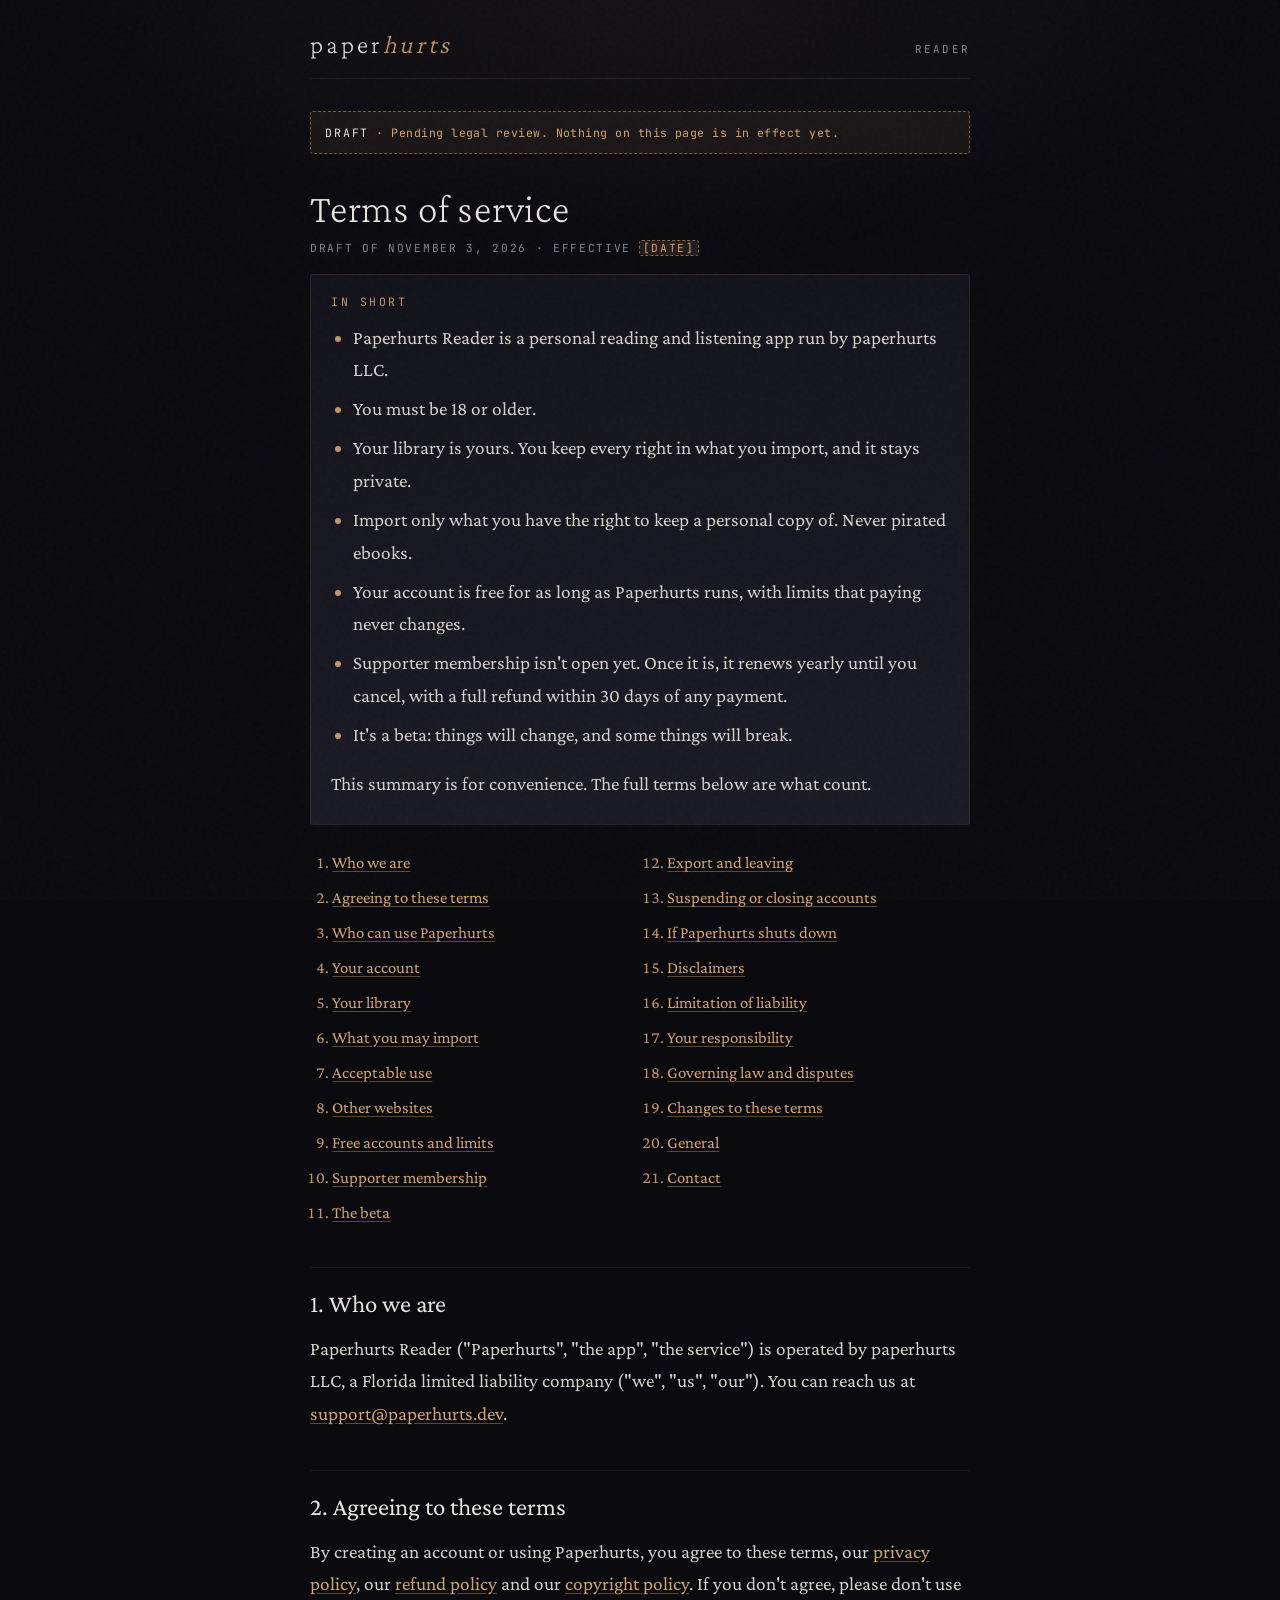
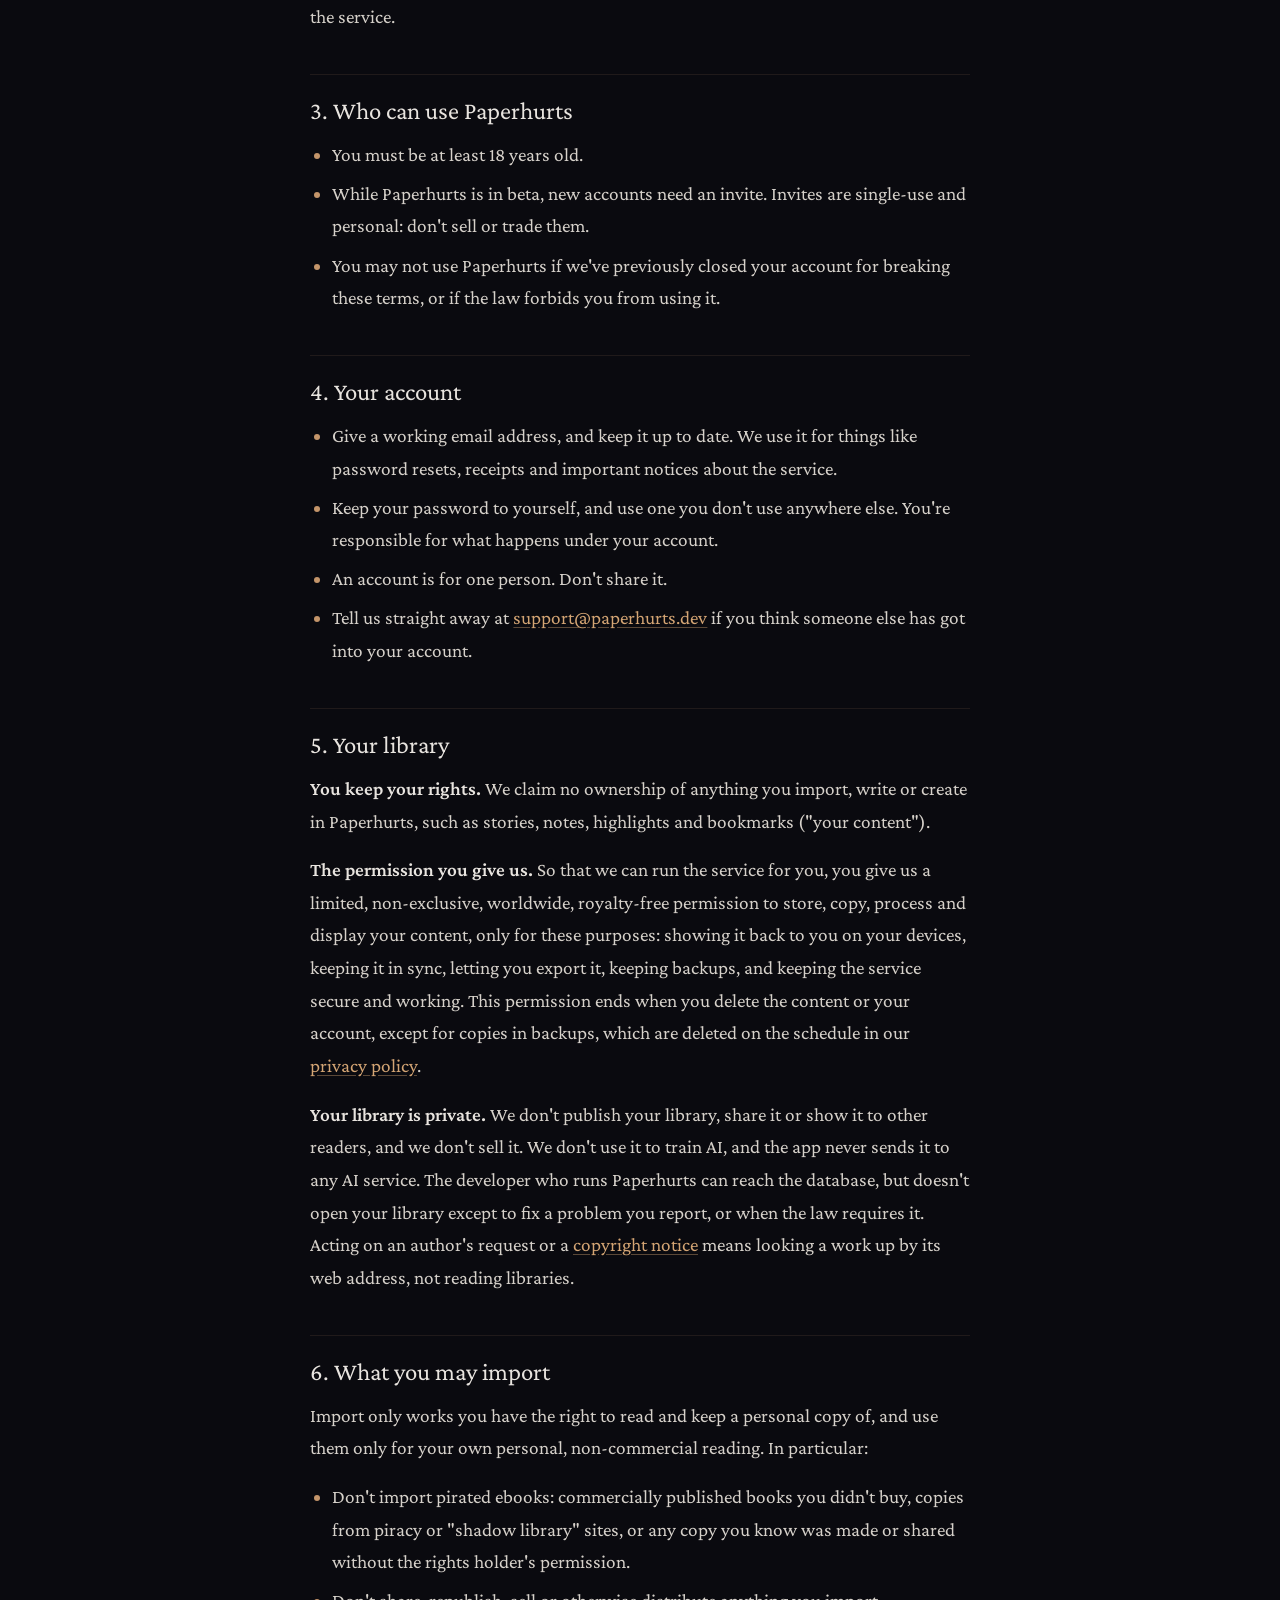
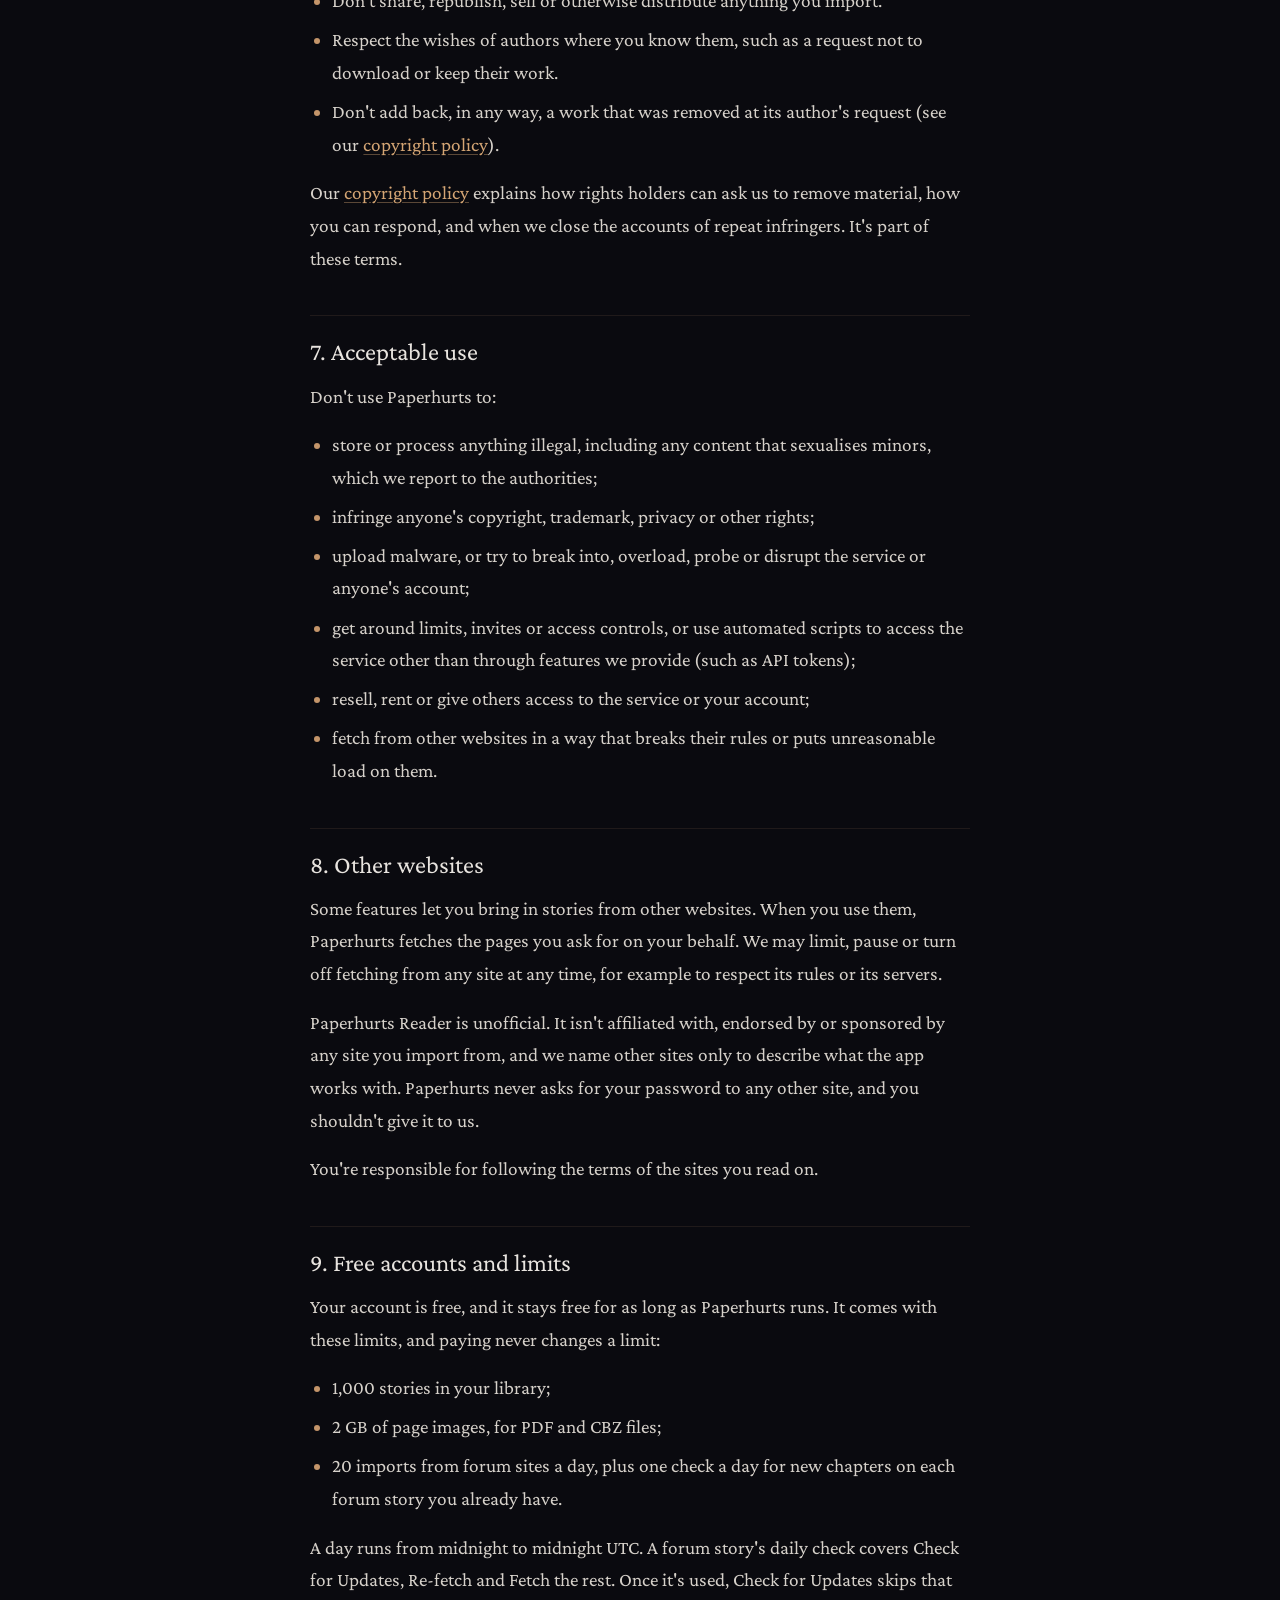
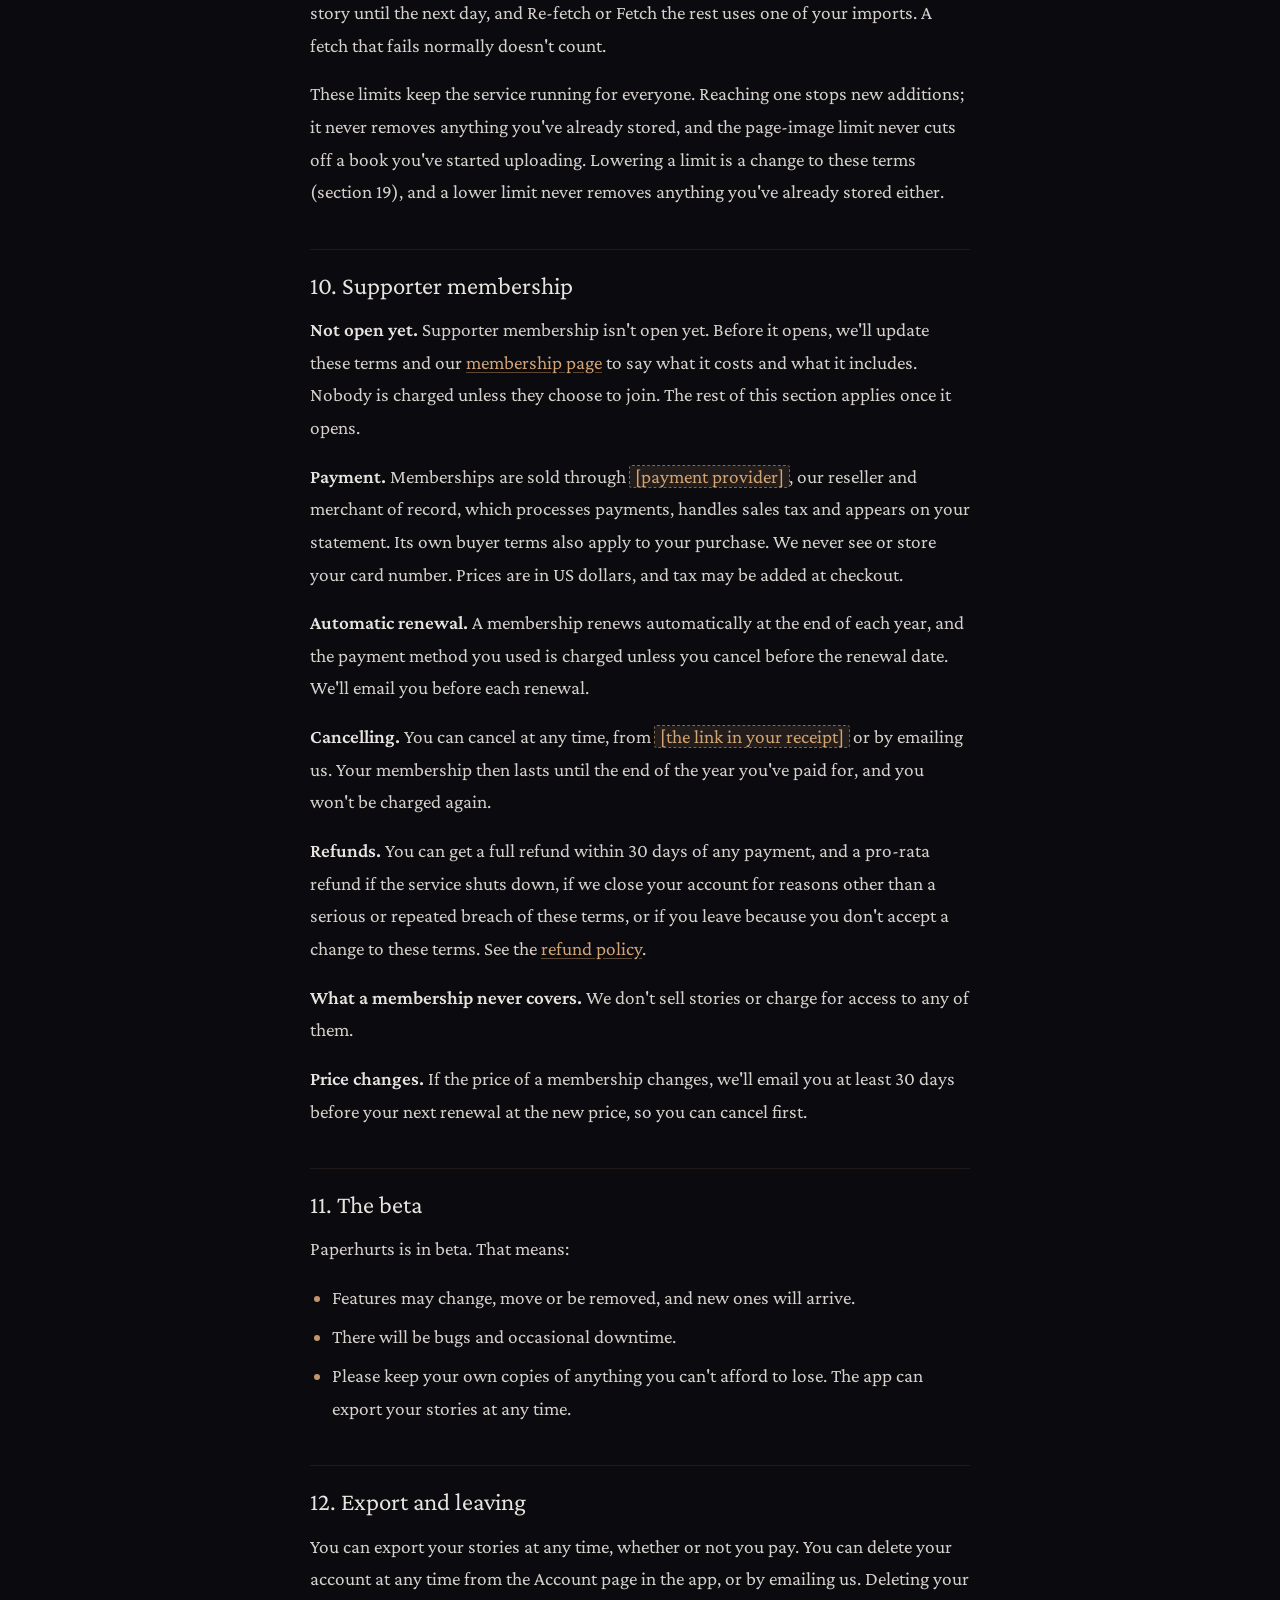
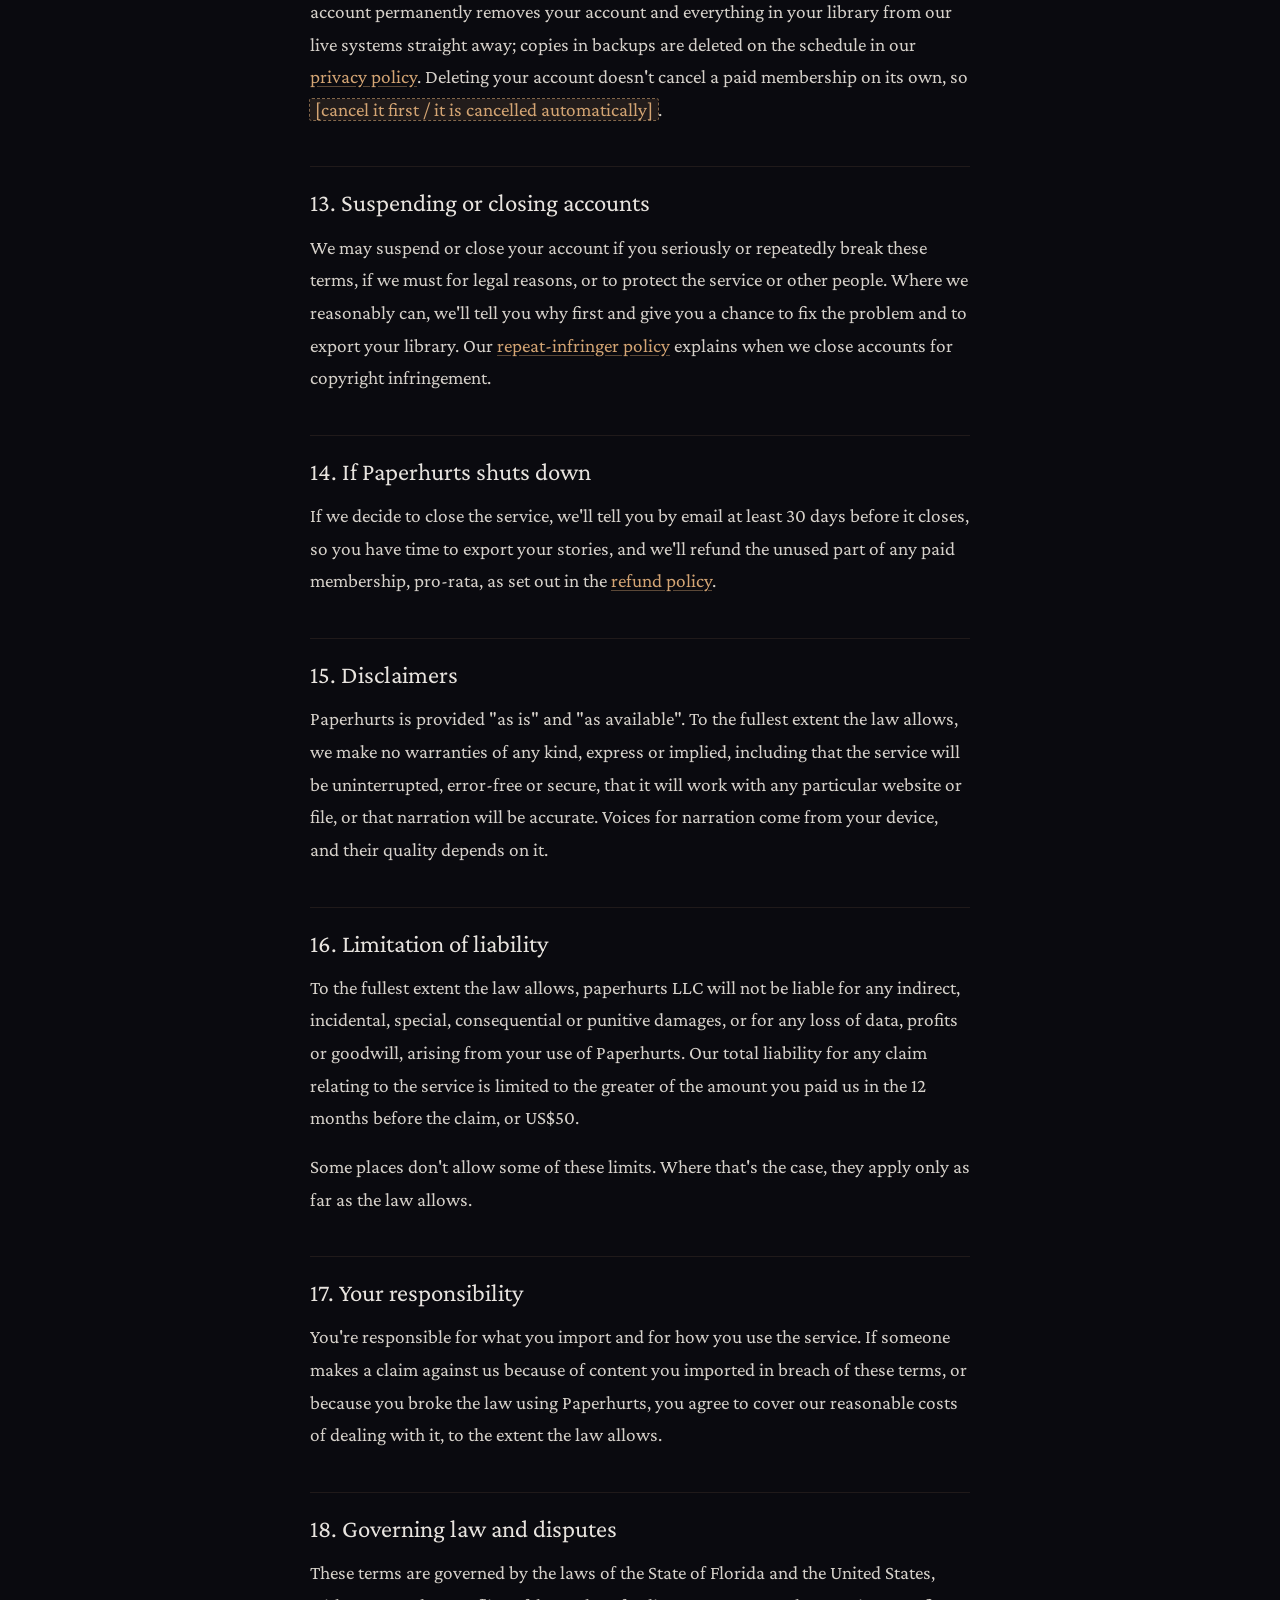
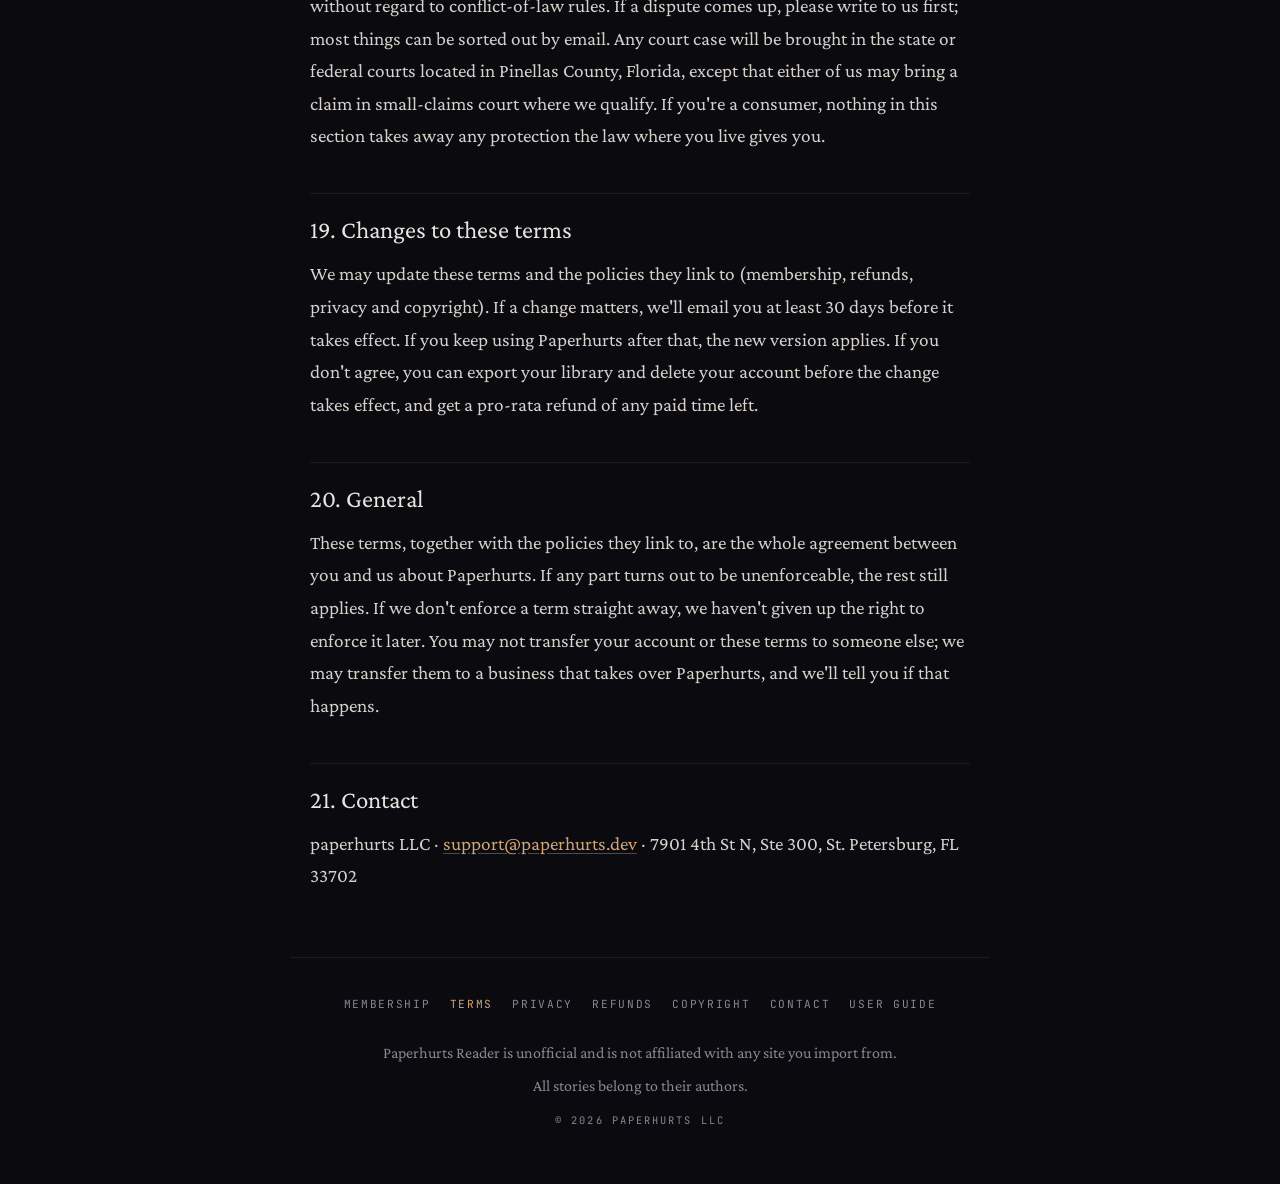
<file: terms/index.html>
<!DOCTYPE html>
<html lang="en">
<head>
<meta charset="UTF-8">
<meta name="viewport" content="width=device-width, initial-scale=1.0">
<meta name="robots" content="noarchive">
<meta name="description" content="Terms of service for Paperhurts Reader, operated by paperhurts LLC: accounts, your library, what you may import, free accounts and their limits, supporter membership, the beta, and closing an account.">
<title>Terms of service · Paperhurts Reader</title>
<link href="../index_files/fonts.css" rel="stylesheet">
<link href="../assets/site.css" rel="stylesheet">
</head>
<body>
<div class="ambient"></div>

<main class="wrap">
  <header class="site-header">
    <a class="wordmark" href="../">paper<span>hurts</span></a>
    <span class="tag">Reader</span>
  </header>

  <p class="draft-banner"><strong>Draft</strong> · Pending legal review. Nothing on this page is in effect yet.</p>

  <article class="doc">
    <h1>Terms of service</h1>
    <p class="updated">Draft of November 3, 2026 · Effective <span class="ph">[date]</span></p>

    <div class="summary">
      <h2>In short</h2>
      <ul>
        <li>Paperhurts Reader is a personal reading and listening app run by paperhurts LLC.</li>
        <li>You must be 18 or older.</li>
        <li>Your library is yours. You keep every right in what you import, and it stays private.</li>
        <li>Import only what you have the right to keep a personal copy of. Never pirated ebooks.</li>
        <li>Your account is free for as long as Paperhurts runs, with limits that paying never changes.</li>
        <li>Supporter membership isn't open yet. Once it is, it renews yearly until you cancel, with a full refund within 30 days of any payment.</li>
        <li>It's a beta: things will change, and some things will break.</li>
      </ul>
      <p>This summary is for convenience. The full terms below are what count.</p>
    </div>

    <nav class="toc" aria-label="On this page">
      <ol>
        <li><a href="#who">Who we are</a></li>
        <li><a href="#agreeing">Agreeing to these terms</a></li>
        <li><a href="#eligibility">Who can use Paperhurts</a></li>
        <li><a href="#account">Your account</a></li>
        <li><a href="#library">Your library</a></li>
        <li><a href="#importing">What you may import</a></li>
        <li><a href="#acceptable-use">Acceptable use</a></li>
        <li><a href="#other-sites">Other websites</a></li>
        <li><a href="#free">Free accounts and limits</a></li>
        <li><a href="#membership">Supporter membership</a></li>
        <li><a href="#beta">The beta</a></li>
        <li><a href="#leaving">Export and leaving</a></li>
        <li><a href="#closing">Suspending or closing accounts</a></li>
        <li><a href="#shutdown">If Paperhurts shuts down</a></li>
        <li><a href="#disclaimers">Disclaimers</a></li>
        <li><a href="#liability">Limitation of liability</a></li>
        <li><a href="#indemnity">Your responsibility</a></li>
        <li><a href="#law">Governing law and disputes</a></li>
        <li><a href="#changes">Changes to these terms</a></li>
        <li><a href="#general">General</a></li>
        <li><a href="#contact">Contact</a></li>
      </ol>
    </nav>

    <h2 id="who">1. Who we are</h2>
    <p>Paperhurts Reader ("Paperhurts", "the app", "the service") is operated by paperhurts LLC, a Florida limited liability company ("we", "us", "our"). You can reach us at <a href="mailto:support@paperhurts.dev">support@paperhurts.dev</a>.</p>

    <h2 id="agreeing">2. Agreeing to these terms</h2>
    <p>By creating an account or using Paperhurts, you agree to these terms, our <a href="../privacy/">privacy policy</a>, our <a href="../refunds/">refund policy</a> and our <a href="../copyright/">copyright policy</a>. If you don't agree, please don't use the service.</p>

    <h2 id="eligibility">3. Who can use Paperhurts</h2>
    <ul>
      <li>You must be at least 18 years old.</li>
      <li>While Paperhurts is in beta, new accounts need an invite. Invites are single-use and personal: don't sell or trade them.</li>
      <li>You may not use Paperhurts if we've previously closed your account for breaking these terms, or if the law forbids you from using it.</li>
    </ul>

    <h2 id="account">4. Your account</h2>
    <ul>
      <li>Give a working email address, and keep it up to date. We use it for things like password resets, receipts and important notices about the service.</li>
      <li>Keep your password to yourself, and use one you don't use anywhere else. You're responsible for what happens under your account.</li>
      <li>An account is for one person. Don't share it.</li>
      <li>Tell us straight away at <a href="mailto:support@paperhurts.dev?subject=Security">support@paperhurts.dev</a> if you think someone else has got into your account.</li>
    </ul>

    <h2 id="library">5. Your library</h2>
    <p><strong>You keep your rights.</strong> We claim no ownership of anything you import, write or create in Paperhurts, such as stories, notes, highlights and bookmarks ("your content").</p>
    <p><strong>The permission you give us.</strong> So that we can run the service for you, you give us a limited, non-exclusive, worldwide, royalty-free permission to store, copy, process and display your content, only for these purposes: showing it back to you on your devices, keeping it in sync, letting you export it, keeping backups, and keeping the service secure and working. This permission ends when you delete the content or your account, except for copies in backups, which are deleted on the schedule in our <a href="../privacy/#retention">privacy policy</a>.</p>
    <p><strong>Your library is private.</strong> We don't publish your library, share it or show it to other readers, and we don't sell it. We don't use it to train AI, and the app never sends it to any AI service. The developer who runs Paperhurts can reach the database, but doesn't open your library except to fix a problem you report, or when the law requires it. Acting on an author's request or a <a href="../copyright/">copyright notice</a> means looking a work up by its web address, not reading libraries.</p>

    <h2 id="importing">6. What you may import</h2>
    <p>Import only works you have the right to read and keep a personal copy of, and use them only for your own personal, non-commercial reading. In particular:</p>
    <ul>
      <li>Don't import pirated ebooks: commercially published books you didn't buy, copies from piracy or "shadow library" sites, or any copy you know was made or shared without the rights holder's permission.</li>
      <li>Don't share, republish, sell or otherwise distribute anything you import.</li>
      <li>Respect the wishes of authors where you know them, such as a request not to download or keep their work.</li>
      <li>Don't add back, in any way, a work that was removed at its author's request (see our <a href="../copyright/#authors">copyright policy</a>).</li>
    </ul>
    <p>Our <a href="../copyright/">copyright policy</a> explains how rights holders can ask us to remove material, how you can respond, and when we close the accounts of repeat infringers. It's part of these terms.</p>

    <h2 id="acceptable-use">7. Acceptable use</h2>
    <p>Don't use Paperhurts to:</p>
    <ul>
      <li>store or process anything illegal, including any content that sexualises minors, which we report to the authorities;</li>
      <li>infringe anyone's copyright, trademark, privacy or other rights;</li>
      <li>upload malware, or try to break into, overload, probe or disrupt the service or anyone's account;</li>
      <li>get around limits, invites or access controls, or use automated scripts to access the service other than through features we provide (such as API tokens);</li>
      <li>resell, rent or give others access to the service or your account;</li>
      <li>fetch from other websites in a way that breaks their rules or puts unreasonable load on them.</li>
    </ul>

    <h2 id="other-sites">8. Other websites</h2>
    <p>Some features let you bring in stories from other websites. When you use them, Paperhurts fetches the pages you ask for on your behalf. We may limit, pause or turn off fetching from any site at any time, for example to respect its rules or its servers.</p>
    <p>Paperhurts Reader is unofficial. It isn't affiliated with, endorsed by or sponsored by any site you import from, and we name other sites only to describe what the app works with. Paperhurts never asks for your password to any other site, and you shouldn't give it to us.</p>
    <p>You're responsible for following the terms of the sites you read on.</p>

    <h2 id="free">9. Free accounts and limits</h2>
    <p>Your account is free, and it stays free for as long as Paperhurts runs. It comes with these limits, and paying never changes a limit:</p>
    <ul>
      <li>1,000 stories in your library;</li>
      <li>2 GB of page images, for PDF and CBZ files;</li>
      <li>20 imports from forum sites a day, plus one check a day for new chapters on each forum story you already have.</li>
    </ul>
    <p>A day runs from midnight to midnight UTC. A forum story's daily check covers Check for Updates, Re-fetch and Fetch the rest. Once it's used, Check for Updates skips that story until the next day, and Re-fetch or Fetch the rest uses one of your imports. A fetch that fails normally doesn't count.</p>
    <p>These limits keep the service running for everyone. Reaching one stops new additions; it never removes anything you've already stored, and the page-image limit never cuts off a book you've started uploading. Lowering a limit is a change to these terms (section 19), and a lower limit never removes anything you've already stored either.</p>

    <h2 id="membership">10. Supporter membership</h2>
    <p><strong>Not open yet.</strong> Supporter membership isn't open yet. Before it opens, we'll update these terms and our <a href="../membership/">membership page</a> to say what it costs and what it includes. Nobody is charged unless they choose to join. The rest of this section applies once it opens.</p>
    <p><strong>Payment.</strong> Memberships are sold through <span class="ph">[payment provider]</span>, our reseller and merchant of record, which processes payments, handles sales tax and appears on your statement. Its own buyer terms also apply to your purchase. We never see or store your card number. Prices are in US dollars, and tax may be added at checkout.</p>
    <p><strong>Automatic renewal.</strong> A membership renews automatically at the end of each year, and the payment method you used is charged unless you cancel before the renewal date. We'll email you before each renewal.</p>
    <p><strong>Cancelling.</strong> You can cancel at any time, from <span class="ph">[the link in your receipt]</span> or by emailing us. Your membership then lasts until the end of the year you've paid for, and you won't be charged again.</p>
    <p><strong>Refunds.</strong> You can get a full refund within 30 days of any payment, and a pro-rata refund if the service shuts down, if we close your account for reasons other than a serious or repeated breach of these terms, or if you leave because you don't accept a change to these terms. See the <a href="../refunds/">refund policy</a>.</p>
    <p><strong>What a membership never covers.</strong> We don't sell stories or charge for access to any of them.</p>
    <p><strong>Price changes.</strong> If the price of a membership changes, we'll email you at least 30 days before your next renewal at the new price, so you can cancel first.</p>

    <h2 id="beta">11. The beta</h2>
    <p>Paperhurts is in beta. That means:</p>
    <ul>
      <li>Features may change, move or be removed, and new ones will arrive.</li>
      <li>There will be bugs and occasional downtime.</li>
      <li>Please keep your own copies of anything you can't afford to lose. The app can export your stories at any time.</li>
    </ul>

    <h2 id="leaving">12. Export and leaving</h2>
    <p>You can export your stories at any time, whether or not you pay. You can delete your account at any time from the Account page in the app, or by emailing us. Deleting your account permanently removes your account and everything in your library from our live systems straight away; copies in backups are deleted on the schedule in our <a href="../privacy/#retention">privacy policy</a>. Deleting your account doesn't cancel a paid membership on its own, so <span class="ph">[cancel it first / it is cancelled automatically]</span>.</p>

    <h2 id="closing">13. Suspending or closing accounts</h2>
    <p>We may suspend or close your account if you seriously or repeatedly break these terms, if we must for legal reasons, or to protect the service or other people. Where we reasonably can, we'll tell you why first and give you a chance to fix the problem and to export your library. Our <a href="../copyright/#repeat-infringers">repeat-infringer policy</a> explains when we close accounts for copyright infringement.</p>

    <h2 id="shutdown">14. If Paperhurts shuts down</h2>
    <p>If we decide to close the service, we'll tell you by email at least 30 days before it closes, so you have time to export your stories, and we'll refund the unused part of any paid membership, pro-rata, as set out in the <a href="../refunds/">refund policy</a>.</p>

    <h2 id="disclaimers">15. Disclaimers</h2>
    <p>Paperhurts is provided "as is" and "as available". To the fullest extent the law allows, we make no warranties of any kind, express or implied, including that the service will be uninterrupted, error-free or secure, that it will work with any particular website or file, or that narration will be accurate. Voices for narration come from your device, and their quality depends on it.</p>

    <h2 id="liability">16. Limitation of liability</h2>
    <p>To the fullest extent the law allows, paperhurts LLC will not be liable for any indirect, incidental, special, consequential or punitive damages, or for any loss of data, profits or goodwill, arising from your use of Paperhurts. Our total liability for any claim relating to the service is limited to the greater of the amount you paid us in the 12 months before the claim, or US$50.</p>
    <p>Some places don't allow some of these limits. Where that's the case, they apply only as far as the law allows.</p>

    <h2 id="indemnity">17. Your responsibility</h2>
    <p>You're responsible for what you import and for how you use the service. If someone makes a claim against us because of content you imported in breach of these terms, or because you broke the law using Paperhurts, you agree to cover our reasonable costs of dealing with it, to the extent the law allows.</p>

    <h2 id="law">18. Governing law and disputes</h2>
    <p>These terms are governed by the laws of the State of Florida and the United States, without regard to conflict-of-law rules. If a dispute comes up, please write to us first; most things can be sorted out by email. Any court case will be brought in the state or federal courts located in Pinellas County, Florida, except that either of us may bring a claim in small-claims court where we qualify. If you're a consumer, nothing in this section takes away any protection the law where you live gives you.</p>

    <h2 id="changes">19. Changes to these terms</h2>
    <p>We may update these terms and the policies they link to (membership, refunds, privacy and copyright). If a change matters, we'll email you at least 30 days before it takes effect. If you keep using Paperhurts after that, the new version applies. If you don't agree, you can export your library and delete your account before the change takes effect, and get a pro-rata refund of any paid time left.</p>

    <h2 id="general">20. General</h2>
    <p>These terms, together with the policies they link to, are the whole agreement between you and us about Paperhurts. If any part turns out to be unenforceable, the rest still applies. If we don't enforce a term straight away, we haven't given up the right to enforce it later. You may not transfer your account or these terms to someone else; we may transfer them to a business that takes over Paperhurts, and we'll tell you if that happens.</p>

    <h2 id="contact">21. Contact</h2>
    <p>paperhurts LLC · <a href="mailto:support@paperhurts.dev">support@paperhurts.dev</a> · 7901 4th St N, Ste 300, St. Petersburg, FL 33702</p>
  </article>
</main>

<footer class="site-footer">
  <nav aria-label="Site">
    <a href="../membership/">Membership</a>
    <a href="../terms/" aria-current="page">Terms</a>
    <a href="../privacy/">Privacy</a>
    <a href="../refunds/">Refunds</a>
    <a href="../copyright/">Copyright</a>
    <a href="../contact/">Contact</a>
    <a href="../guide/">User guide</a>
  </nav>
  <p>Paperhurts Reader is unofficial and is not affiliated with any site you import from.</p>
  <p>All stories belong to their authors.</p>
  <p class="copy">© 2026 paperhurts LLC</p>
</footer>
</body>
</html>
</file>
<file: index_files/fonts.css>
/* Self-hosted webfonts, the same files the Reader app ships.
 * Served from this site so no page here contacts a font CDN.
 * Crimson Pro is a variable font: one file covers weights 200-900.
 * Both fonts are under the SIL Open Font License 1.1. */
@font-face {
  font-family: 'Crimson Pro';
  font-style: normal;
  font-weight: 200 900;
  font-display: swap;
  src: url('fonts/CrimsonPro-Variable-latin.woff2') format('woff2');
}
@font-face {
  font-family: 'JetBrains Mono';
  font-style: normal;
  font-weight: 400;
  font-display: swap;
  src: url('fonts/JetBrainsMono-Regular-latin.woff2') format('woff2');
}
</file>
<file: assets/site.css>
/* Shared styles for reader.paperhurts.dev: the landing page and the
 * membership, terms, privacy, refunds, copyright and contact pages.
 * The guide (/guide/) has its own stylesheet, built from the Reader repo.
 * No page on this site runs JavaScript or loads anything from another host. */

:root {
  --bg-deep: #0a0a0f;
  --bg-surface: #12121a;
  --bg-card: #1a1a25;
  --text-primary: #e8e4df;
  --text-body: #d6d1ca;
  --text-dim: #8a8694;
  --text-faint: #4a4654;
  --accent-warm: #c4956a;
  --accent-glow: #d4a574;
  --accent-ember: #b8755a;
  --rule: rgba(196, 149, 106, 0.12);
  --mono: 'JetBrains Mono', ui-monospace, 'SF Mono', Menlo, Consolas, monospace;
  --serif: 'Crimson Pro', Georgia, 'Times New Roman', serif;
}

* { margin: 0; padding: 0; box-sizing: border-box; }

html { -webkit-text-size-adjust: 100%; }
@media (prefers-reduced-motion: no-preference) { html { scroll-behavior: smooth; } }

body {
  background: var(--bg-deep);
  color: var(--text-body);
  font-family: var(--serif);
  font-size: 1.2rem;
  line-height: 1.7;
  min-height: 100vh;
  overflow-wrap: break-word;
}

/* Grain + ambient light, as on the original landing page */
body::before {
  content: '';
  position: fixed; inset: 0;
  background-image: url("data:image/svg+xml,%3Csvg viewBox='0 0 256 256' xmlns='http://www.w3.org/2000/svg'%3E%3Cfilter id='noise'%3E%3CfeTurbulence type='fractalNoise' baseFrequency='0.9' numOctaves='4' stitchTiles='stitch'/%3E%3C/filter%3E%3Crect width='100%25' height='100%25' filter='url(%23noise)' opacity='0.03'/%3E%3C/svg%3E");
  pointer-events: none;
  z-index: 1000;
}
.ambient {
  position: fixed; top: -30%; left: 50%; transform: translateX(-50%);
  width: 100%; height: 60vh;
  background: radial-gradient(ellipse, rgba(196, 149, 106, 0.05) 0%, transparent 70%);
  pointer-events: none; z-index: 0;
}

.wrap {
  position: relative; z-index: 1;
  max-width: 700px;
  margin: 0 auto;
  padding: 2rem 1.25rem 3rem;
}

a { color: var(--accent-glow); text-decoration-color: rgba(212, 165, 116, 0.4); text-underline-offset: 0.15em; }
a:hover { color: var(--text-primary); text-decoration-color: currentColor; }
a:focus-visible, .btn:focus-visible { outline: 2px solid var(--accent-glow); outline-offset: 3px; }

/* ── Header: wordmark that links home ───────────────────────────── */
.site-header {
  display: flex;
  align-items: baseline;
  justify-content: space-between;
  gap: 1rem;
  flex-wrap: wrap;
  padding-bottom: 1.25rem;
  margin-bottom: 2rem;
  border-bottom: 1px solid var(--rule);
}
.wordmark {
  font-family: var(--serif);
  font-weight: 200;
  font-size: 1.6rem;
  letter-spacing: 0.12em;
  color: var(--text-primary);
  text-decoration: none;
  line-height: 1;
}
.wordmark span { color: var(--accent-warm); font-style: italic; font-weight: 300; }
.wordmark:hover { color: var(--text-primary); }
.site-header .tag {
  font-family: var(--mono);
  font-size: 0.68rem;
  letter-spacing: 0.2em;
  text-transform: uppercase;
  color: var(--text-dim);
}

/* ── Draft banner and placeholders (remove both before going live) ─ */
.draft-banner {
  font-family: var(--mono);
  font-size: 0.72rem;
  line-height: 1.6;
  letter-spacing: 0.04em;
  color: var(--accent-glow);
  border: 1px dashed rgba(212, 165, 116, 0.5);
  background: rgba(212, 165, 116, 0.06);
  border-radius: 3px;
  padding: 0.7rem 0.9rem;
  margin-bottom: 2rem;
}
.draft-banner strong { color: var(--text-primary); font-weight: 400; letter-spacing: 0.15em; text-transform: uppercase; }
.ph {
  font-style: normal;
  color: var(--accent-glow);
  background: rgba(212, 165, 116, 0.12);
  outline: 1px dashed rgba(212, 165, 116, 0.6);
  border-radius: 2px;
  padding: 0 0.25em;
  -webkit-box-decoration-break: clone;
  box-decoration-break: clone;
}

/* ── Document pages (terms, privacy, ...) ───────────────────────── */
.doc h1 {
  font-weight: 200;
  font-size: 2.5rem;
  line-height: 1.15;
  color: var(--text-primary);
  letter-spacing: 0.02em;
  margin-bottom: 0.4rem;
}
.updated {
  font-family: var(--mono);
  font-size: 0.7rem;
  letter-spacing: 0.15em;
  text-transform: uppercase;
  color: var(--text-dim);
  margin-bottom: 2rem;
}
.doc h2 {
  font-weight: 400;
  font-size: 1.55rem;
  line-height: 1.3;
  color: var(--text-primary);
  margin: 2.5rem 0 0.75rem;
  padding-top: 1.25rem;
  border-top: 1px solid var(--rule);
}
.doc h3 {
  font-weight: 600;
  font-size: 1.15rem;
  color: var(--text-primary);
  margin: 1.5rem 0 0.4rem;
}
.doc p, .doc ul, .doc ol, .doc dl { margin-bottom: 1rem; }
.doc ul, .doc ol { padding-left: 1.4rem; }
.doc li { margin-bottom: 0.4rem; }
.doc li::marker { color: var(--accent-warm); }
.doc strong { color: var(--text-primary); font-weight: 600; }
.doc code { font-family: var(--mono); font-size: 0.85em; color: var(--text-primary); overflow-wrap: anywhere; }
.doc dt { color: var(--text-primary); font-weight: 600; margin-top: 1rem; }
.doc dd { margin-left: 0; }
.doc dd p { margin-bottom: 0.5rem; }

/* A short plain-language summary at the top of a long page */
.summary {
  background: linear-gradient(175deg, var(--bg-surface) 0%, var(--bg-card) 100%);
  border: 1px solid var(--rule);
  border-radius: 3px;
  padding: 1.25rem 1.25rem 0.5rem;
  margin-bottom: 1.5rem;
}
.summary h2 {
  font-family: var(--mono);
  font-weight: 400;
  font-size: 0.72rem;
  letter-spacing: 0.22em;
  text-transform: uppercase;
  color: var(--accent-warm);
  margin: 0 0 0.75rem;
  padding: 0;
  border: 0;
}

/* Contents list for the longer pages */
.toc {
  font-size: 1.05rem;
  margin-bottom: 1rem;
}
.toc ol { columns: 2 14rem; column-gap: 2rem; }
.toc li { break-inside: avoid; }

/* ── Landing page ───────────────────────────────────────────────── */
.hero { text-align: center; padding: 2rem 0 1rem; }
.hero .wordmark-lg {
  font-weight: 200;
  font-size: 3.2rem;
  letter-spacing: 0.15em;
  color: var(--text-primary);
  line-height: 1;
}
.hero .wordmark-lg span { color: var(--accent-warm); font-style: italic; font-weight: 300; }
.hero .product {
  font-family: var(--mono);
  font-size: 0.7rem;
  letter-spacing: 0.3em;
  text-transform: uppercase;
  color: var(--text-dim);
  margin-top: 0.6rem;
}
.rule {
  width: 60px; height: 1px; border: 0;
  background: linear-gradient(90deg, transparent, var(--accent-warm), transparent);
  margin: 1.75rem auto;
}
.pitch {
  font-weight: 300;
  font-size: 2.3rem;
  line-height: 1.2;
  color: var(--text-primary);
  margin-bottom: 1rem;
}
.pitch em { color: var(--accent-glow); font-style: normal; }
.lede {
  font-size: 1.25rem;
  font-weight: 300;
  color: var(--text-dim);
  max-width: 34rem;
  margin: 0 auto 2rem;
}
.cta-row {
  display: flex;
  flex-wrap: wrap;
  justify-content: center;
  gap: 0.75rem;
}

.btn {
  display: inline-block;
  font-family: var(--mono);
  font-size: 0.75rem;
  letter-spacing: 0.14em;
  text-transform: uppercase;
  text-decoration: none;
  text-align: center;
  color: var(--accent-warm);
  padding: 0.85rem 1.4rem;
  border: 1px solid rgba(196, 149, 106, 0.35);
  border-radius: 2px;
  transition: border-color 0.3s ease, color 0.3s ease, background 0.3s ease;
}
.btn:hover { border-color: var(--accent-glow); color: var(--accent-glow); }
.btn-solid {
  background: var(--accent-warm);
  border-color: var(--accent-warm);
  color: var(--bg-deep);
}
.btn-solid:hover { background: var(--accent-glow); border-color: var(--accent-glow); color: var(--bg-deep); }

.section { padding-top: 3rem; }
.section > h2 {
  font-family: var(--mono);
  font-weight: 400;
  font-size: 0.72rem;
  letter-spacing: 0.25em;
  text-transform: uppercase;
  color: var(--accent-warm);
  margin-bottom: 1.25rem;
}
.section > .intro { margin-bottom: 1.25rem; }

.steps { list-style: none; counter-reset: step; display: grid; gap: 0.9rem; }
.steps li {
  counter-increment: step;
  position: relative;
  background: linear-gradient(175deg, var(--bg-surface) 0%, var(--bg-card) 100%);
  border: 1px solid var(--rule);
  border-radius: 3px;
  padding: 1rem 1.1rem 1rem 3.4rem;
}
.steps li::before {
  content: counter(step);
  position: absolute;
  left: 1.1rem; top: 0.85rem;
  font-weight: 200;
  font-size: 1.9rem;
  line-height: 1;
  color: var(--accent-warm);
}
.steps strong, .points strong { display: block; color: var(--text-primary); font-weight: 600; }

.points { list-style: none; display: grid; gap: 0.75rem; }
.points li { position: relative; padding-left: 1.4rem; }
.points li::before { content: '\2013'; position: absolute; left: 0; color: var(--accent-warm); }
@media (min-width: 640px) {
  .points.two-col { grid-template-columns: 1fr 1fr; column-gap: 2rem; }
}

.ai-line {
  font-style: italic;
  color: var(--text-primary);
  border-left: 2px solid var(--accent-warm);
  padding: 0.25rem 0 0.25rem 1rem;
  margin-top: 1.5rem;
}

.pricing {
  background: linear-gradient(175deg, var(--bg-surface) 0%, var(--bg-card) 100%);
  border: 1px solid rgba(196, 149, 106, 0.2);
  border-radius: 3px;
  padding: 1.75rem 1.25rem;
  margin-top: 1.75rem;
  text-align: center;
}
.pricing .label {
  font-family: var(--mono);
  font-size: 0.7rem;
  letter-spacing: 0.25em;
  text-transform: uppercase;
  color: var(--accent-warm);
}
.price {
  font-weight: 200;
  font-size: 3.4rem;
  line-height: 1.1;
  color: var(--text-primary);
  margin: 0.5rem 0 0.1rem;
}
.price small { font-size: 1.2rem; color: var(--text-dim); font-weight: 300; }
.price-note { color: var(--accent-glow); margin-bottom: 1.25rem; }
.pricing .points { text-align: left; max-width: 30rem; margin: 0 auto 1.5rem; }
.pricing .fine { font-size: 1rem; color: var(--text-dim); margin-top: 1rem; }

/* ── Footer ─────────────────────────────────────────────────────── */
/* The guide (/guide/) carries its own copy of this footer and of these
 * rules; change both together. */
.site-footer {
  position: relative; z-index: 1;
  max-width: 700px;
  margin: 0 auto;
  padding: 2rem 1.25rem 3rem;
  border-top: 1px solid var(--rule);
  text-align: center;
}
.site-footer nav {
  display: flex;
  flex-wrap: wrap;
  justify-content: center;
  gap: 0.4rem 1.2rem;
  margin-bottom: 1.25rem;
}
.site-footer nav a {
  font-family: var(--mono);
  font-size: 0.7rem;
  letter-spacing: 0.15em;
  text-transform: uppercase;
  text-decoration: none;
  color: var(--text-dim);
  padding: 0.3rem 0;
}
.site-footer nav a:hover, .site-footer nav a[aria-current="page"] { color: var(--accent-glow); }
.site-footer p { font-size: 1rem; color: var(--text-dim); margin-bottom: 0.4rem; }
.site-footer .copy {
  font-family: var(--mono);
  font-size: 0.65rem;
  letter-spacing: 0.2em;
  text-transform: uppercase;
  margin-top: 0.75rem;
}

/* ── Small screens and motion ───────────────────────────────────── */
@media (max-width: 480px) {
  body { font-size: 1.12rem; }
  .hero .wordmark-lg { font-size: 2.5rem; }
  .pitch { font-size: 1.9rem; }
  .doc h1 { font-size: 2.1rem; }
  .btn { width: 100%; }
}

@media (prefers-reduced-motion: no-preference) {
  .hero, .wrap > .doc { animation: rise 0.9s ease-out both; }
  @keyframes rise {
    from { opacity: 0; transform: translateY(12px); }
    to { opacity: 1; transform: none; }
  }
}
</file>
